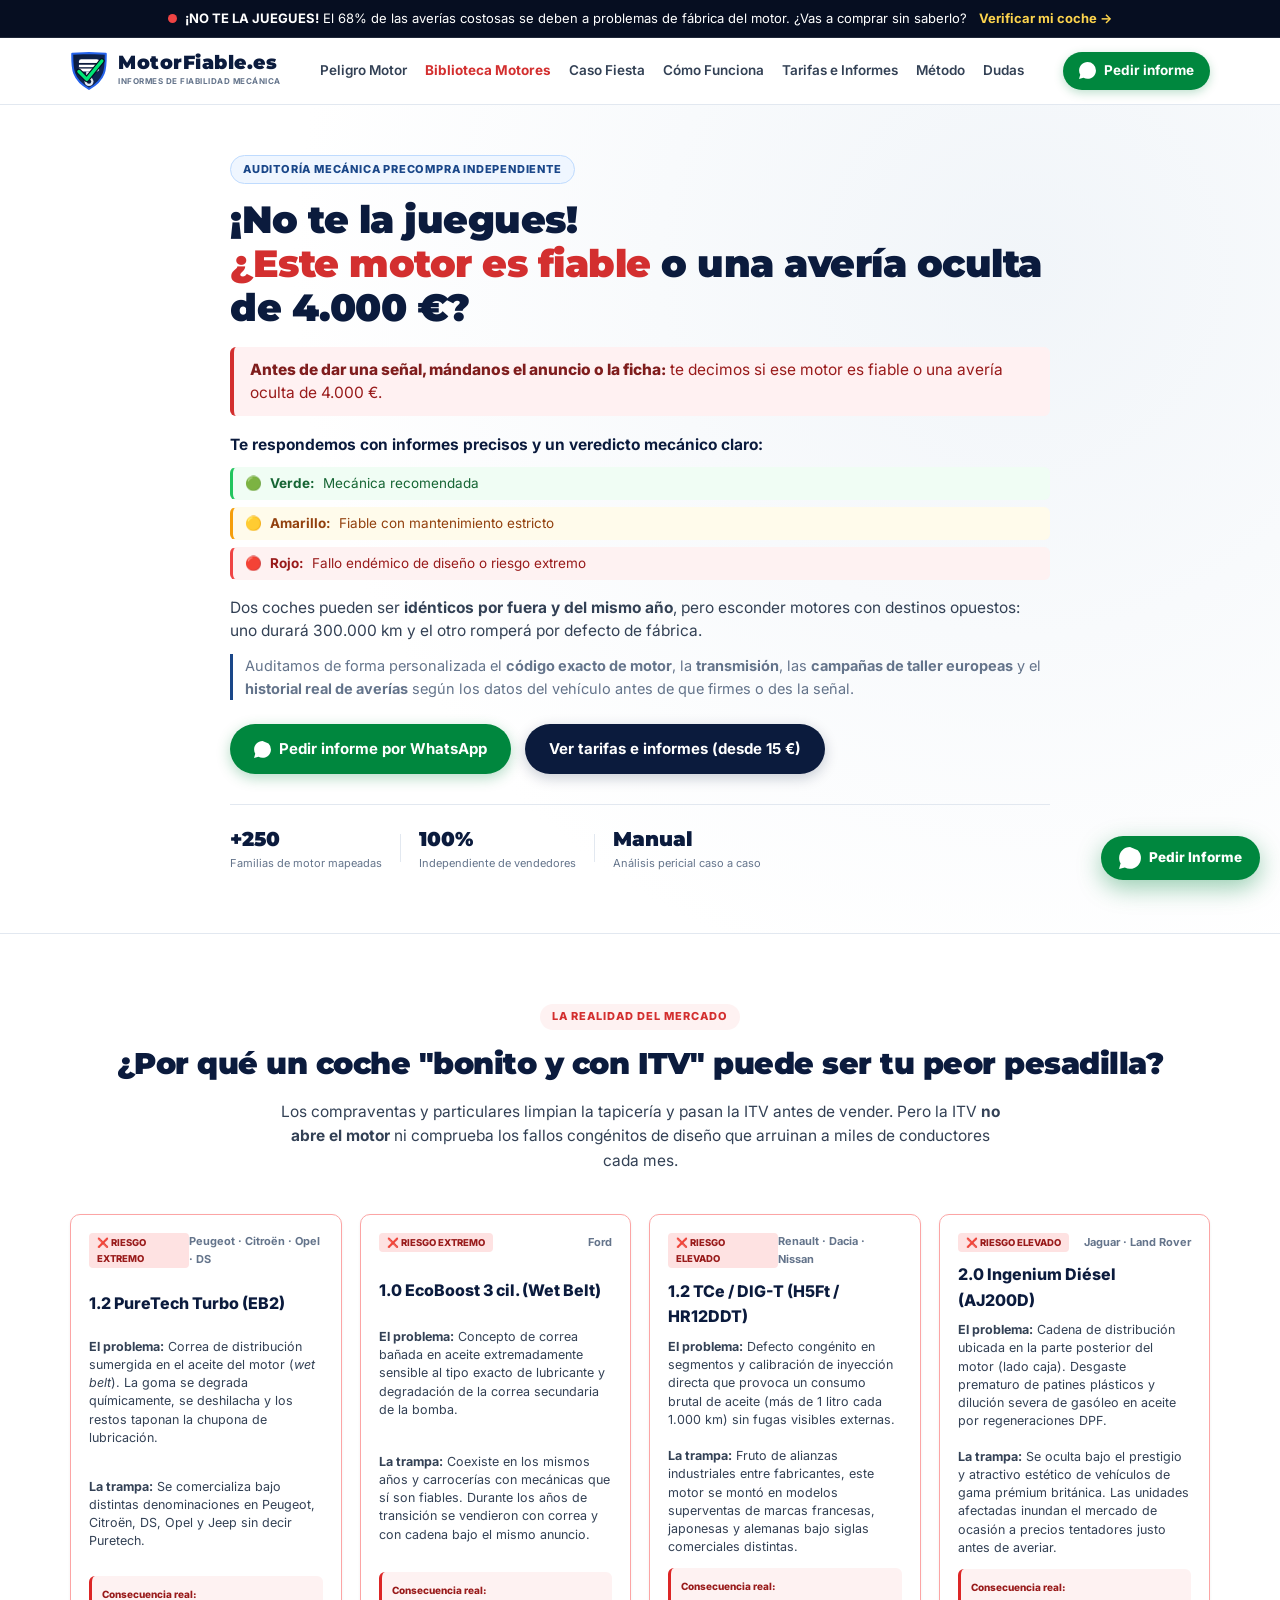
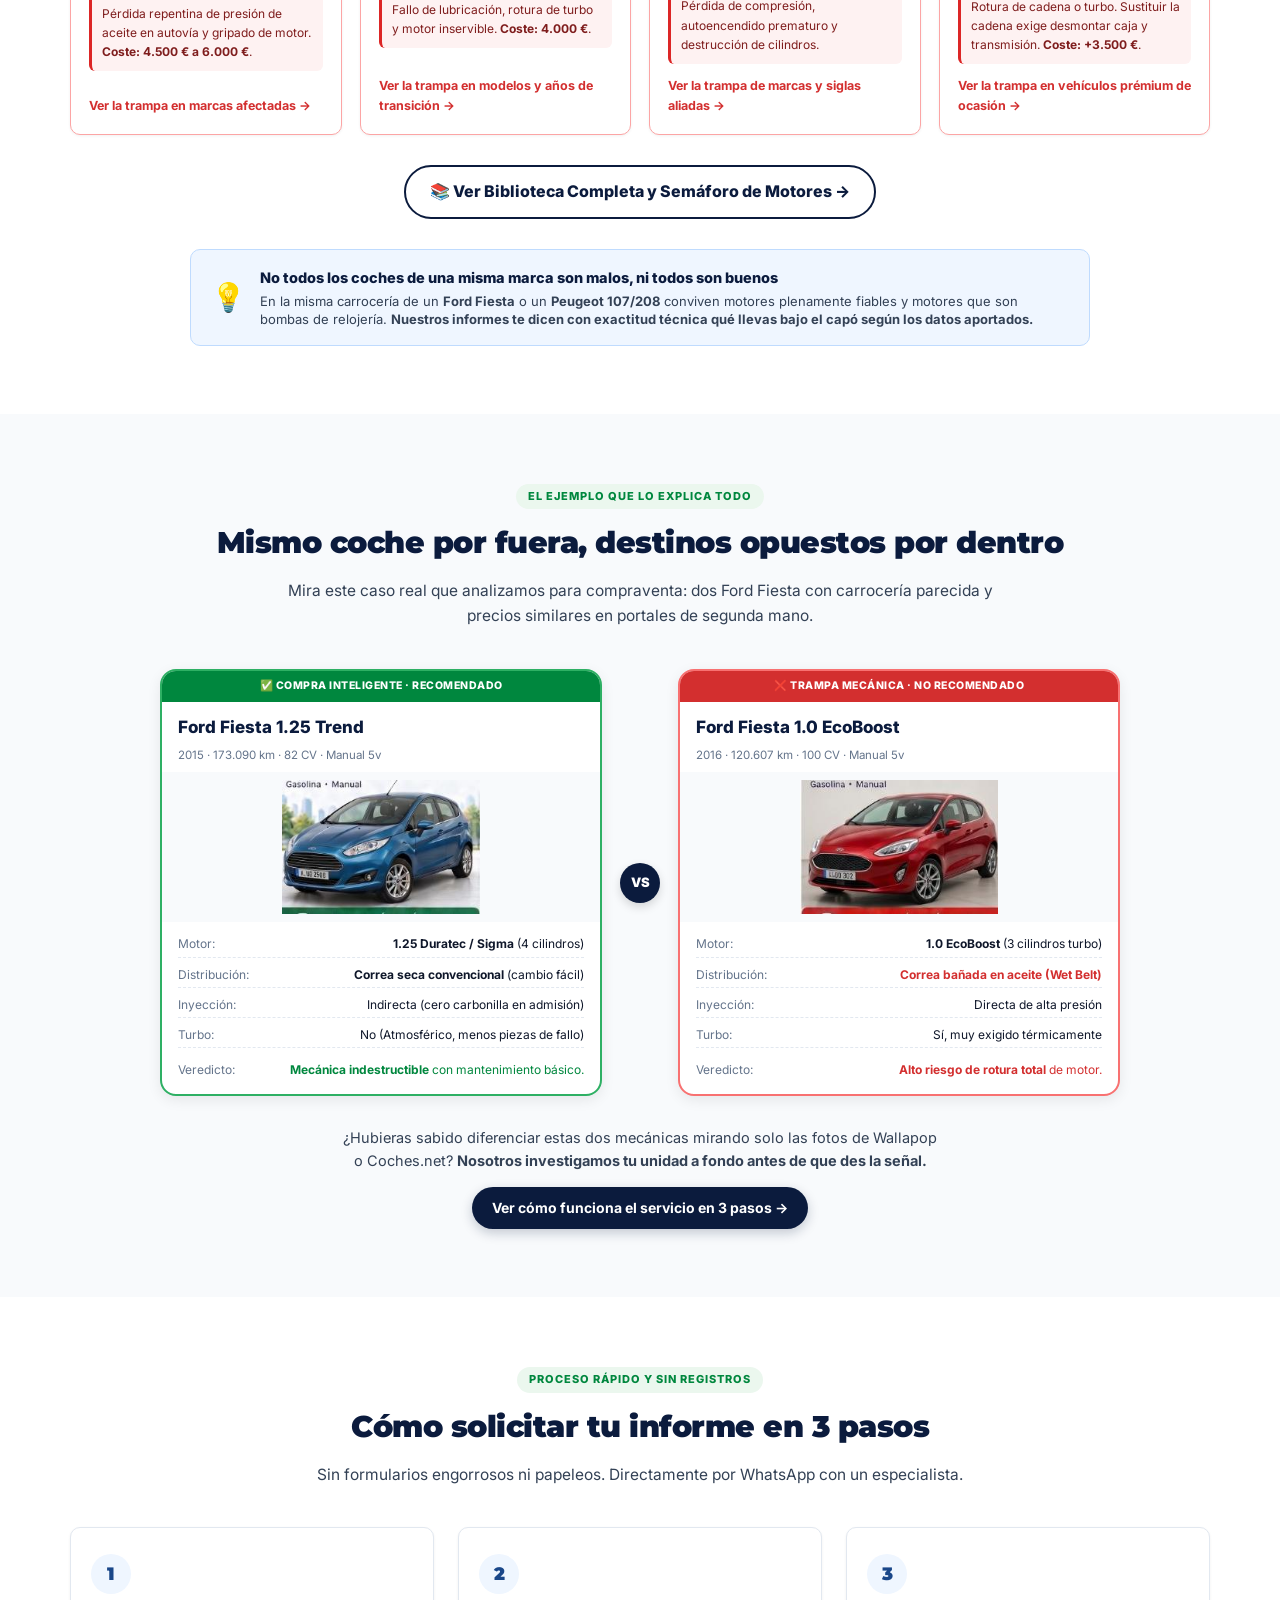
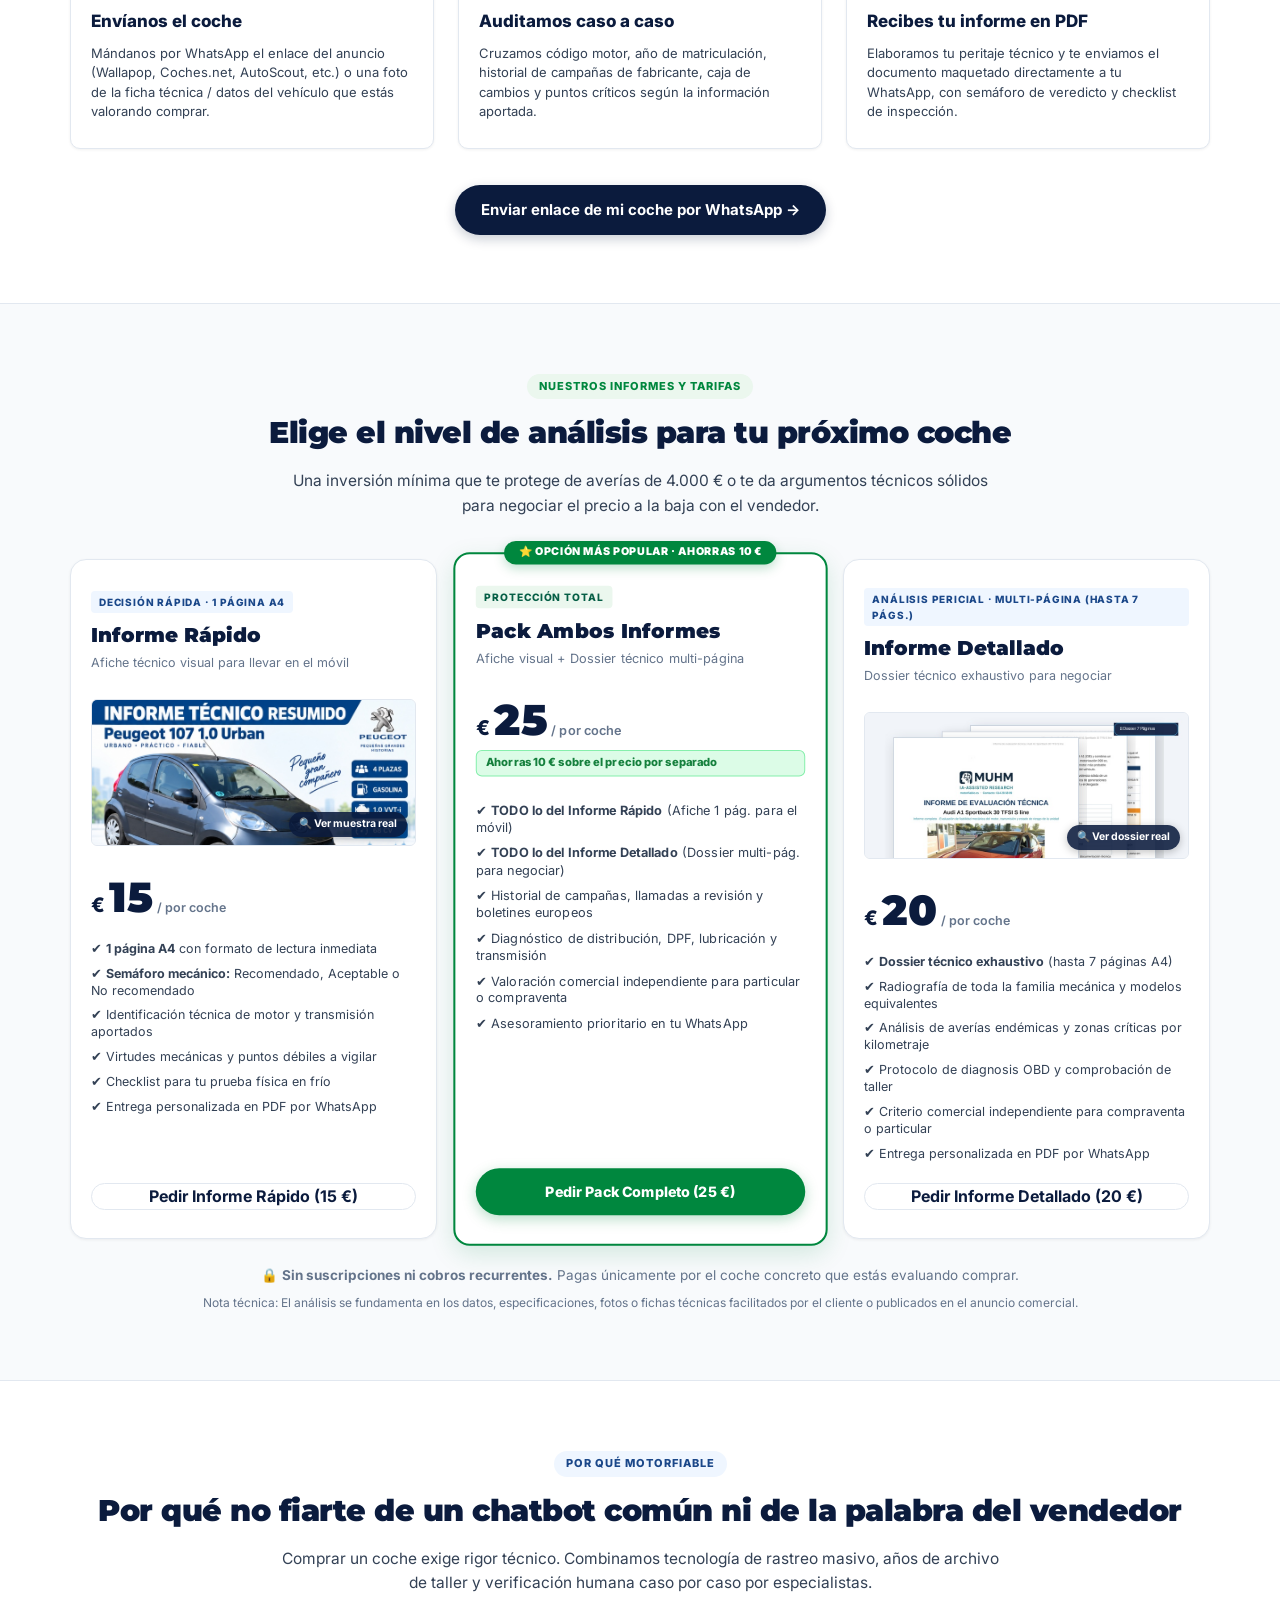
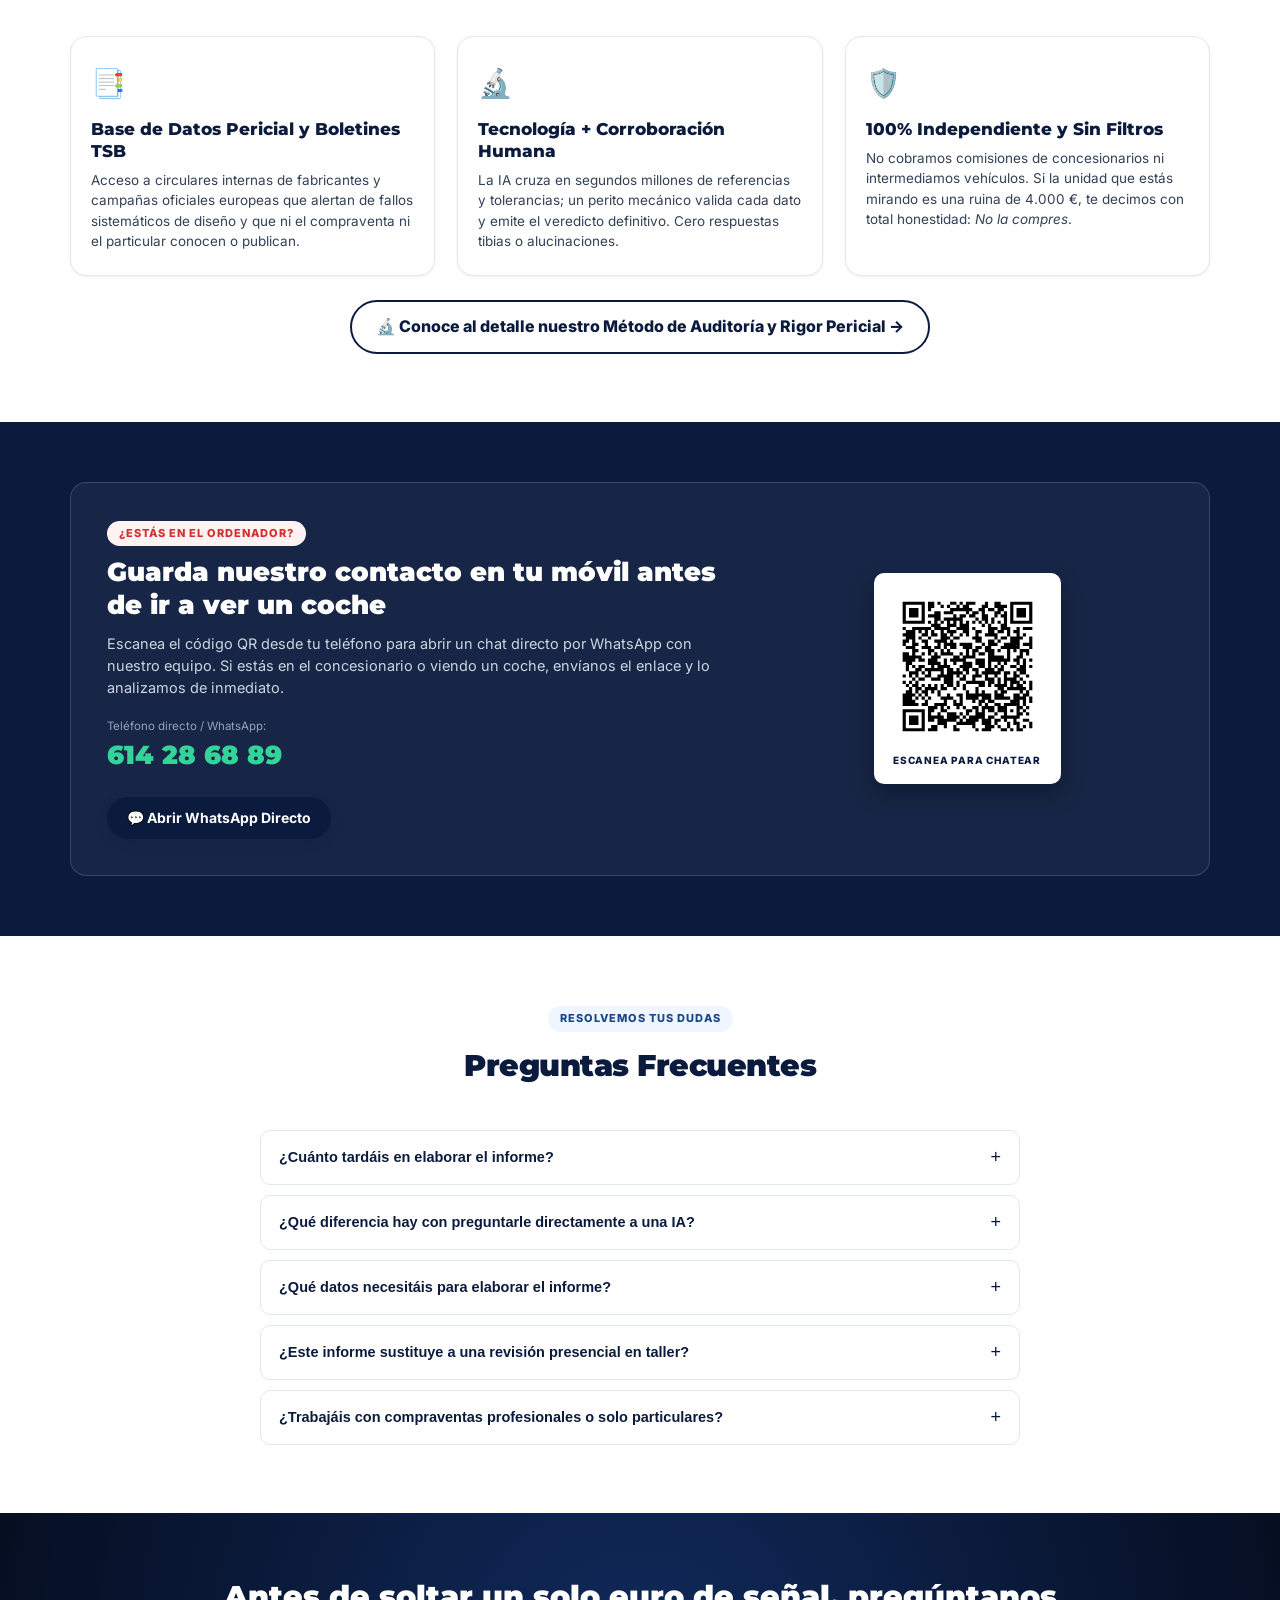
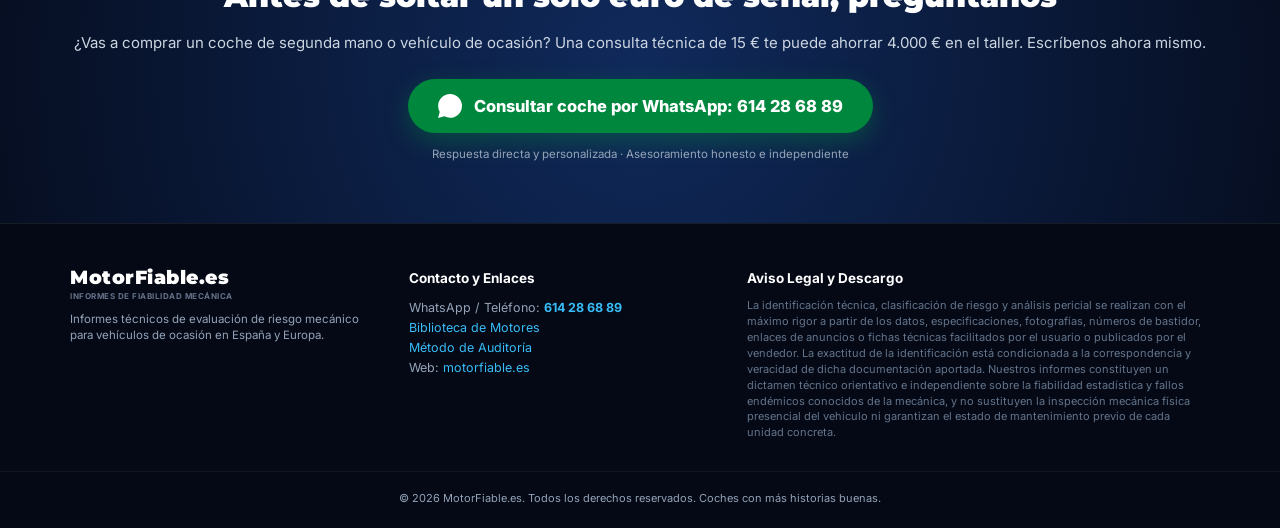
<file: index.html>
<!DOCTYPE html>
<html lang="es">
<head>
  <meta charset="UTF-8">
  <meta name="viewport" content="width=device-width, initial-scale=1.0">
  <title>MotorFiable · ¿Este motor es fiable? Informes Precompra de Coches de Ocasión</title>
  <meta name="description" content="¿Vas a comprar un coche de segunda mano en España? Descubre si su motor es fiable o una avería oculta de 4.000 € antes de dar la señal. Informes técnicos precompra independientes desde 15 €.">
  <meta name="keywords" content="coche segunda mano, comprar coche ocasion, revision precompra coche espana, informe fiabilidad motor, puretech problemas, ecoboost averias, dsg problemas, peritaje mecanico segunda mano, senal coche segunda mano, motorfiable">
  <link rel="canonical" href="https://motorfiable.es/">

  <!-- Open Graph / Meta para Compartir en WhatsApp y Redes Sociales -->
  <meta property="og:type" content="website">
  <meta property="og:locale" content="es_ES">
  <meta property="og:site_name" content="MotorFiable">
  <meta property="og:title" content="MotorFiable.es · ¿Este motor es fiable o una avería de 4.000 €?">
  <meta property="og:description" content="Auditamos el código de motor, transmisión, fallos endémicos y campañas oficiales antes de que des la señal. Informes precompra independientes desde 15 €.">
  <meta property="og:url" content="https://motorfiable.es/">
  <meta property="og:image" content="https://motorfiable.es/assets/muestra-informe-detallado-card-thumb.jpg">

  <!-- Twitter Card -->
  <meta name="twitter:card" content="summary_large_image">
  <meta name="twitter:title" content="MotorFiable.es · Informes Precompra de Motor">
  <meta name="twitter:description" content="Descubre si el coche de ocasión que vas a comprar es fiable antes de soltar un solo euro de señal.">
  <meta name="twitter:image" content="https://motorfiable.es/assets/muestra-informe-detallado-card-thumb.jpg">

  <!-- Datos Estructurados Schema.org (JSON-LD) para Google -->
  <script type="application/ld+json">
  {
    "@context": "https://schema.org",
    "@type": "Service",
    "name": "Informe Precompra de Fiabilidad de Motor",
    "serviceType": "Peritaje y Auditoría Técnica de Vehículos de Segunda Mano",
    "provider": {
      "@type": "Organization",
      "name": "MotorFiable",
      "url": "https://motorfiable.es",
      "logo": "https://motorfiable.es/assets/favicon.svg",
      "telephone": "+34614286889"
    },
    "areaServed": {
      "@type": "Country",
      "name": "España"
    },
    "description": "Auditoría técnica independiente de códigos de motor, transmisión, fallos endémicos y campañas de taller antes de comprar un coche de segunda mano en España.",
    "offers": {
      "@type": "AggregateOffer",
      "lowPrice": "15",
      "highPrice": "25",
      "priceCurrency": "EUR",
      "offerCount": "2"
    }
  }
  </script>

  <script type="application/ld+json">
  {
    "@context": "https://schema.org",
    "@type": "FAQPage",
    "mainEntity": [
      {
        "@type": "Question",
        "name": "¿Cuánto tardáis en elaborar el informe?",
        "acceptedAnswer": {
          "@type": "Answer",
          "text": "Cada informe es elaborado de forma individualizada. Nos esforzamos por darte una respuesta ágil y con el rigor que requiere una inversión de miles de euros. Te avisamos por WhatsApp en cuanto el documento esté listo para descargar."
        }
      },
      {
        "@type": "Question",
        "name": "¿Qué diferencia hay con preguntarle directamente a una IA?",
        "acceptedAnswer": {
          "@type": "Answer",
          "text": "Prácticamente todo. Una IA genérica alucina códigos de motor, confunde generaciones incompatibles de un mismo modelo, rara vez relaciona fallos graves derivados de la caja de cambios y ofrece respuestas complacientes sin dar un veredicto tajante. En MotorFiable cada informe es individual, contrastando datos exactos con catálogos técnicos europeos y campañas oficiales, con investigación profunda y verificación caso por caso por especialistas."
        }
      },
      {
        "@type": "Question",
        "name": "¿Qué datos necesitáis para elaborar el informe?",
        "acceptedAnswer": {
          "@type": "Answer",
          "text": "Con el enlace del anuncio en portales como Wallapop, Coches.net o AUTO1 suele ser suficiente. Si tienes acceso a la ficha técnica (foto del permiso de circulación o apartados D.2, P.1, P.2), el análisis puede llegar al nivel exacto de código motor de recambios."
        }
      },
      {
        "@type": "Question",
        "name": "¿Este informe sustituye a una revisión presencial en taller?",
        "acceptedAnswer": {
          "@type": "Answer",
          "text": "No lo sustituye, sino que te ahorra pagar revisiones inútiles. Si un coche monta un motor con fallo catastrófico garantizado (como un 1.2 PureTech con correa deshecha o un Ingenium con cadena trasera estirada), lo descartas desde tu sofá sin gastar 150 € en llevarlo a un mecánico. Y si la mecánica es recomendada, te damos el checklist exacto para la inspección presencial."
        }
      },
      {
        "@type": "Question",
        "name": "¿Trabajáis con compraventas profesionales o solo particulares?",
        "acceptedAnswer": {
          "@type": "Answer",
          "text": "Trabajamos con ambos. Para particulares, el informe evita la ruina económica de una mala compra. Para compraventas y profesionales de subastas (AUTO1, BCA, etc.), permite filtrar miles de lotes rápidamente sin riesgo de garantías posventa caras."
        }
      }
    ]
  }
  </script>
  
  <!-- Tipografía Google Fonts -->
  <link rel="preconnect" href="https://fonts.googleapis.com">
  <link rel="preconnect" href="https://fonts.gstatic.com" crossorigin>
  <!-- Favicon e Íconos para Navegadores -->
  <link rel="icon" type="image/svg+xml" href="assets/favicon.svg">
  <link rel="icon" type="image/png" sizes="32x32" href="assets/favicon-32x32.png">
  <link rel="icon" type="image/png" sizes="16x16" href="assets/favicon-16x16.png">
  <link rel="apple-touch-icon" sizes="180x180" href="assets/apple-touch-icon.png">
  <link rel="shortcut icon" href="favicon.ico">
  <link href="https://fonts.googleapis.com/css2?family=Inter:wght@300;400;500;600;700;800;900&family=Montserrat:wght@700;800;900&display=swap" rel="stylesheet">
  
  <link rel="stylesheet" href="styles.css?v=2.3">
</head>
<body>

  <!-- Top Alert Bar con punto rojo integrado en línea -->
  <div class="top-announcement-bar">
    <div class="container announcement-inner">
      <div class="announcement-content">
        <span class="pulse-dot"></span>
        <span class="announcement-text"><strong>¡NO TE LA JUEGUES!</strong> El 68% de las averías costosas se deben a problemas de fábrica del motor. ¿Vas a comprar sin saberlo?</span>
      </div>
      <a href="https://wa.me/34614286889?text=Hola%2C%20quiero%20verificar%20un%20coche%20antes%20de%20dar%20la%20se%C3%B1al" target="_blank" class="announcement-link">Verificar mi coche →</a>
    </div>
  </div>

  <!-- Header / Navigation Principal -->
  <header class="main-header" id="navbar">
    <div class="container header-container">
      <a href="#hero" class="brand-logo">
        <div class="brand-icon">
          <svg viewBox="-1 -1 34 34" fill="none" xmlns="http://www.w3.org/2000/svg">
            <defs>
              <linearGradient id="brandShield" x1="0%" y1="0%" x2="100%" y2="100%">
                <stop offset="0%" stop-color="#0B1B3D"/>
                <stop offset="100%" stop-color="#11295E"/>
              </linearGradient>
            </defs>
            <path d="M1 0.5 L16 0 L31 0.5 C31 13 31.5 23.5 16 32 C0.5 23.5 1 13 1 0.5 Z" fill="url(#brandShield)" stroke="#2563EB" stroke-width="1.8" stroke-linejoin="round" stroke-linecap="round"/>
            <rect x="7" y="5.5" width="18" height="11" rx="2" fill="#FFFFFF"/>
            <rect x="6" y="8.8" width="20" height="1.6" fill="#0B1B3D"/>
            <rect x="7" y="12.6" width="18" height="1.2" fill="#0B1B3D"/>
            <rect x="13.5" y="16.5" width="5" height="7.5" fill="#E2E8F0"/>
            <circle cx="16" cy="25.5" r="4" fill="#E2E8F0"/>
            <circle cx="16" cy="25.5" r="2" fill="#0B1B3D"/>
            <path d="M7 16.5 L14 23.5 L27.5 7" fill="none" stroke="#060E21" stroke-width="5" stroke-linecap="round" stroke-linejoin="round"/>
            <path d="M7 16.5 L14 23.5 L27.5 7" fill="none" stroke="#00E676" stroke-width="3" stroke-linecap="round" stroke-linejoin="round"/>
          </svg>
        </div>
        <div class="brand-names">
          <span class="logo-title">MotorFiable<span class="tld-tag">.es</span></span>
          <span class="logo-subtitle">INFORMES DE FIABILIDAD MECÁNICA</span>
        </div>
      </a>

      <!-- Menú Desktop -->
      <nav class="nav-menu" id="desktopNav">
        <a href="#el-peligro" class="nav-link">Peligro Motor</a>
        <a href="motores/" class="nav-link" style="color: var(--accent-red); font-weight: 700;">Biblioteca Motores</a>
        <a href="#comparativa" class="nav-link">Caso Fiesta</a>
        <a href="#como-funciona" class="nav-link">Cómo Funciona</a>
        <a href="#tarifas" class="nav-link">Tarifas e Informes</a>
        <a href="metodo/" class="nav-link">Método</a>
        <a href="#faq" class="nav-link">Dudas</a>
      </nav>

      <!-- Botón Cabecera: Pedir informe tanto en escritorio como en móvil -->
      <div class="header-actions">
        <a href="https://wa.me/34614286889?text=Hola%2C%20quiero%20pedir%20un%20informe%20precompra" target="_blank" class="btn btn-whatsapp-header">
          <svg class="btn-wa-icon" viewBox="0 0 24 24" fill="currentColor">
            <path d="M.057 24l1.687-6.163c-1.041-1.804-1.588-3.849-1.587-5.946C.16 5.335 5.495 0 12.05 0a11.815 11.815 0 018.413 3.487 11.821 11.821 0 013.48 8.413c-.003 6.558-5.339 11.893-11.893 11.893h-.005a11.882 11.882 0 01-5.683-1.448L.057 24z"/>
          </svg>
          <span class="header-btn-text-desktop">Pedir informe</span>
          <span class="header-btn-text-mobile">Pedir informe</span>
        </a>

        <!-- Botón Toggle Menú Móvil -->
        <button class="mobile-menu-btn" id="mobileMenuBtn" aria-label="Abrir menú de navegación" onclick="toggleMobileNav()">
          <span class="hamburger-line"></span>
          <span class="hamburger-line"></span>
          <span class="hamburger-line"></span>
        </button>
      </div>
    </div>

    <!-- Menú Desplegable Móvil -->
    <div class="mobile-nav-drawer" id="mobileNavDrawer">
      <div class="container mobile-nav-links">
        <a href="motores/" class="mobile-nav-link" style="color: var(--accent-red); font-weight:800;" onclick="closeMobileNav()">🔥 Biblioteca de Motores</a>
        <a href="#el-peligro" class="mobile-nav-link" onclick="closeMobileNav()">⚠️ El Problema Oculto</a>
        <a href="#comparativa" class="mobile-nav-link" onclick="closeMobileNav()">⚖️ Caso Ford Fiesta</a>
        <a href="#como-funciona" class="mobile-nav-link" onclick="closeMobileNav()">🚀 Cómo Funciona</a>
        <a href="#tarifas" class="mobile-nav-link" onclick="closeMobileNav()">💶 Tarifas e Informes (Desde 15 €)</a>
        <a href="metodo/" class="mobile-nav-link" onclick="closeMobileNav()">🔬 Nuestro Método</a>
        <a href="#faq" class="mobile-nav-link" onclick="closeMobileNav()">❓ Preguntas Frecuentes</a>
        <div class="mobile-nav-cta">
          <a href="https://wa.me/34614286889?text=Hola%2C%20quiero%20consultar%20un%20coche" target="_blank" class="btn btn-whatsapp-lg btn-block" onclick="closeMobileNav()">
            💬 Escribir al WhatsApp 614 28 68 89
          </a>
        </div>
      </div>
    </div>

    <!-- Barra Rápida de Accesos Directos Pinned en Móvil -->
    <div class="mobile-quick-bar">
      <div class="mobile-quick-scroll">
        <a href="motores/" class="quick-pill" style="color: var(--accent-red); font-weight: 800; border-color: #FCA5A5;">Motores</a>
        <a href="#el-peligro" class="quick-pill">El Problema</a>
        <a href="#comparativa" class="quick-pill">Caso Fiesta</a>
        <a href="#como-funciona" class="quick-pill">Cómo Funciona</a>
        <a href="#tarifas" class="quick-pill pill-highlight">Tarifas (15 €)</a>
        <a href="#faq" class="quick-pill">FAQ</a>
      </div>
    </div>
  </header>

  <!-- Hero Section -->
  <section class="hero-section" id="hero">
    <div class="container hero-container">
      
      <div class="hero-content">
        <div class="hero-badge">
          <span class="badge-tag">AUDITORÍA MECÁNICA PRECOMPRA INDEPENDIENTE</span>
        </div>
        
        <h1 class="hero-title">
          ¡No te la juegues!<br>
          <span class="highlight-text">¿Este motor es fiable</span> o una avería oculta de 4.000 €?
        </h1>
        
        <!-- Frase ganadora de impacto directo -->
        <div class="hero-winning-quote-box">
          <p class="hero-winning-quote">
            <strong>Antes de dar una señal, mándanos el anuncio o la ficha:</strong> te decimos si ese motor es fiable o una avería oculta de 4.000 €.
          </p>
        </div>

        <div class="hero-verdict-intro">
          <p class="hero-verdict-heading"><strong>Te respondemos con informes precisos y un veredicto mecánico claro:</strong></p>
          <div class="hero-traffic-lights">
            <div class="traffic-pill pill-green">🟢 <strong>Verde:</strong> Mecánica recomendada</div>
            <div class="traffic-pill pill-amber">🟡 <strong>Amarillo:</strong> Fiable con mantenimiento estricto</div>
            <div class="traffic-pill pill-red">🔴 <strong>Rojo:</strong> Fallo endémico de diseño o riesgo extremo</div>
          </div>
        </div>

        <p class="hero-subtitle">
          Dos coches pueden ser <strong>idénticos por fuera y del mismo año</strong>, pero esconder motores con destinos opuestos: uno durará 300.000 km y el otro romperá por defecto de fábrica. 
        </p>

        <p class="hero-highlight-note">
          Auditamos de forma personalizada el <strong>código exacto de motor</strong>, la <strong>transmisión</strong>, las <strong>campañas de taller europeas</strong> y el <strong>historial real de averías</strong> según los datos del vehículo antes de que firmes o des la señal.
        </p>

        <!-- CTA Buttons -->
        <div class="hero-cta-group">
          <a href="https://wa.me/34614286889?text=Hola%2C%20tengo%20un%20coche%20visto%20y%20quiero%20consultar%20su%20fiabilidad" target="_blank" class="btn btn-hero-wa">
            <svg class="btn-wa-icon" viewBox="0 0 24 24" fill="currentColor">
              <path d="M12.05 0C5.495 0 .16 5.335.157 11.892c0 2.096.547 4.142 1.588 5.945L.057 24l6.305-1.654a11.882 11.882 0 005.683 1.448h.005c6.554 0 11.89-5.335 11.893-11.893a11.821 11.821 0 00-3.48-8.413z"/>
            </svg>
            <span>Pedir informe por WhatsApp</span>
          </a>
          <a href="#tarifas" class="btn btn-hero-tariff">
            Ver tarifas e informes (desde 15 €)
          </a>
        </div>

        <!-- Social Proof Stats -->
        <div class="hero-stats-row">
          <div class="stat-box">
            <span class="stat-number">+250</span>
            <span class="stat-label">Familias de motor mapeadas</span>
          </div>
          <div class="stat-divider"></div>
          <div class="stat-box">
            <span class="stat-number">100%</span>
            <span class="stat-label">Independiente de vendedores</span>
          </div>
          <div class="stat-divider"></div>
          <div class="stat-box">
            <span class="stat-number">Manual</span>
            <span class="stat-label">Análisis pericial caso a caso</span>
          </div>
        </div>
      </div>

    </div>
  </section>

  <!-- Sección: La Realidad del Mercado (Con filtro a 2 motores en móvil) -->
  <section class="section problem-section" id="el-peligro">
    <div class="container">
      <div class="section-header text-center">
        <span class="section-tag alert-tag">LA REALIDAD DEL MERCADO</span>
        <h2 class="section-title">¿Por qué un coche "bonito y con ITV" puede ser tu peor pesadilla?</h2>
        <p class="section-subtitle">
          Los compraventas y particulares limpian la tapicería y pasan la ITV antes de vender. Pero la ITV <strong>no abre el motor</strong> ni comprueba los fallos congénitos de diseño que arruinan a miles de conductores cada mes.
        </p>
      </div>

      <div class="danger-cards-grid">
        
        <!-- Tarjeta 1: PureTech 1.2 (Visible en Móvil y Desktop) -->
        <div class="danger-card">
          <div class="danger-header">
            <span class="engine-badge danger-badge">❌ RIESGO EXTREMO</span>
            <span class="car-brand">Peugeot · Citroën · Opel · DS</span>
          </div>
          <h3 class="danger-engine-name">1.2 PureTech Turbo (EB2)</h3>
          <p class="danger-flaw">
            <strong>El problema:</strong> Correa de distribución sumergida en el aceite del motor (<em>wet belt</em>). La goma se degrada químicamente, se deshilacha y los restos taponan la chupona de lubricación.
          </p>
          <p class="danger-flaw" style="margin-top: 6px;">
            <strong>La trampa:</strong> Se comercializa bajo distintas denominaciones en Peugeot, Citroën, DS, Opel y Jeep sin decir Puretech.
          </p>
          <div class="danger-consequence">
            <span class="consequence-label">Consecuencia real:</span>
            <span class="consequence-text">Pérdida repentina de presión de aceite en autovía y gripado de motor. <strong>Coste: 4.500 € a 6.000 €</strong>.</span>
          </div>
          <a href="motores/1-2-puretech/" class="danger-card-cta">Ver la trampa en marcas afectadas →</a>
        </div>

        <!-- Tarjeta 2: EcoBoost 1.0 (Oculta en Móvil, visible en Desktop) -->
        <div class="danger-card hide-mobile">
          <div class="danger-header">
            <span class="engine-badge danger-badge">❌ RIESGO EXTREMO</span>
            <span class="car-brand">Ford</span>
          </div>
          <h3 class="danger-engine-name">1.0 EcoBoost 3 cil. (Wet Belt)</h3>
          <p class="danger-flaw">
            <strong>El problema:</strong> Concepto de correa bañada en aceite extremadamente sensible al tipo exacto de lubricante y degradación de la correa secundaria de la bomba.
          </p>
          <p class="danger-flaw" style="margin-top: 6px;">
            <strong>La trampa:</strong> Coexiste en los mismos años y carrocerías con mecánicas que sí son fiables. Durante los años de transición se vendieron con correa y con cadena bajo el mismo anuncio.
          </p>
          <div class="danger-consequence">
            <span class="consequence-label">Consecuencia real:</span>
            <span class="consequence-text">Fallo de lubricación, rotura de turbo y motor inservible. <strong>Coste: 4.000 €</strong>.</span>
          </div>
          <a href="motores/1-0-ecoboost/" class="danger-card-cta">Ver la trampa en modelos y años de transición →</a>
        </div>

        <!-- Tarjeta 3: Renault / Nissan 1.2 TCe (Oculta en Móvil, visible en Desktop) -->
        <div class="danger-card hide-mobile">
          <div class="danger-header">
            <span class="engine-badge danger-badge">❌ RIESGO ELEVADO</span>
            <span class="car-brand">Renault · Dacia · Nissan</span>
          </div>
          <h3 class="danger-engine-name">1.2 TCe / DIG-T (H5Ft / HR12DDT)</h3>
          <p class="danger-flaw">
            <strong>El problema:</strong> Defecto congénito en segmentos y calibración de inyección directa que provoca un consumo brutal de aceite (más de 1 litro cada 1.000 km) sin fugas visibles externas.
          </p>
          <p class="danger-flaw" style="margin-top: 6px;">
            <strong>La trampa:</strong> Fruto de alianzas industriales entre fabricantes, este motor se montó en modelos superventas de marcas francesas, japonesas y alemanas bajo siglas comerciales distintas.
          </p>
          <div class="danger-consequence">
            <span class="consequence-label">Consecuencia real:</span>
            <span class="consequence-text">Pérdida de compresión, autoencendido prematuro y destrucción de cilindros.</span>
          </div>
          <a href="motores/1-2-tce-dig-t/" class="danger-card-cta">Ver la trampa de marcas y siglas aliadas →</a>
        </div>

        <!-- Tarjeta 4: Ingenium 2.0d (Visible en Móvil y Desktop) -->
        <div class="danger-card">
          <div class="danger-header">
            <span class="engine-badge danger-badge">❌ RIESGO ELEVADO</span>
            <span class="car-brand">Jaguar · Land Rover</span>
          </div>
          <h3 class="danger-engine-name">2.0 Ingenium Diésel (AJ200D)</h3>
          <p class="danger-flaw">
            <strong>El problema:</strong> Cadena de distribución ubicada en la parte posterior del motor (lado caja). Desgaste prematuro de patines plásticos y dilución severa de gasóleo en aceite por regeneraciones DPF.
          </p>
          <p class="danger-flaw" style="margin-top: 6px;">
            <strong>La trampa:</strong> Se oculta bajo el prestigio y atractivo estético de vehículos de gama prémium británica. Las unidades afectadas inundan el mercado de ocasión a precios tentadores justo antes de averiar.
          </p>
          <div class="danger-consequence">
            <span class="consequence-label">Consecuencia real:</span>
            <span class="consequence-text">Rotura de cadena o turbo. Sustituir la cadena exige desmontar caja y transmisión. <strong>Coste: +3.500 €</strong>.</span>
          </div>
          <a href="motores/2-0-ingenium/" class="danger-card-cta">Ver la trampa en vehículos prémium de ocasión →</a>
        </div>

      </div>

      <!-- Enlace a Biblioteca Completa -->
      <div class="text-center" style="margin-bottom: 30px;">
        <a href="motores/" class="btn btn-outline" style="border: 2px solid var(--primary-navy); color: var(--primary-navy); font-weight: 800; padding: 12px 24px;">
          📚 Ver Biblioteca Completa y Semáforo de Motores →
        </a>
      </div>

      <!-- Banner de Aviso -->
      <div class="safe-warning-box">
        <div class="warning-box-icon">💡</div>
        <div class="warning-box-text">
          <h4>No todos los coches de una misma marca son malos, ni todos son buenos</h4>
          <p>
            En la misma carrocería de un <strong>Ford Fiesta</strong> o un <strong>Peugeot 107/208</strong> conviven motores plenamente fiables y motores que son bombas de relojería. <strong>Nuestros informes te dicen con exactitud técnica qué llevas bajo el capó según los datos aportados.</strong>
          </p>
        </div>
      </div>

    </div>
  </section>

  <!-- Sección: El Caso Comparativo (Ford Fiesta) -->
  <section class="section comparison-section" id="comparativa">
    <div class="container">
      <div class="section-header text-center">
        <span class="section-tag success-tag">EL EJEMPLO QUE LO EXPLICA TODO</span>
        <h2 class="section-title">Mismo coche por fuera, destinos opuestos por dentro</h2>
        <p class="section-subtitle">
          Mira este caso real que analizamos para compraventa: dos Ford Fiesta con carrocería parecida y precios similares en portales de segunda mano.
        </p>
      </div>

      <div class="versus-container">
        
        <!-- Tarjeta Verde: Recomendado -->
        <div class="versus-card card-win">
          <div class="versus-tag-top tag-win">
            <span>✅ COMPRA INTELIGENTE · RECOMENDADO</span>
          </div>
          <div class="versus-model-info">
            <h3>Ford Fiesta 1.25 Trend</h3>
            <span class="versus-meta">2015 · 173.090 km · 82 CV · Manual 5v</span>
          </div>
          <div class="versus-img-wrap">
            <img src="assets/ford_fiesta_azul.jpg" alt="Ford Fiesta 1.25 Trend" class="versus-car-img">
          </div>
          <div class="versus-specs-list">
            <div class="vspec-row">
              <span class="vspec-k">Motor:</span>
              <span class="vspec-v"><strong>1.25 Duratec / Sigma</strong> (4 cilindros)</span>
            </div>
            <div class="vspec-row">
              <span class="vspec-k">Distribución:</span>
              <span class="vspec-v"><strong>Correa seca convencional</strong> (cambio fácil)</span>
            </div>
            <div class="vspec-row">
              <span class="vspec-k">Inyección:</span>
              <span class="vspec-v">Indirecta (cero carbonilla en admisión)</span>
            </div>
            <div class="vspec-row">
              <span class="vspec-k">Turbo:</span>
              <span class="vspec-v">No (Atmosférico, menos piezas de fallo)</span>
            </div>
            <div class="vspec-row">
              <span class="vspec-k">Veredicto:</span>
              <span class="vspec-v text-success"><strong>Mecánica indestructible</strong> con mantenimiento básico.</span>
            </div>
          </div>
        </div>

        <div class="versus-separator">
          <span class="vs-circle">VS</span>
        </div>

        <!-- Tarjeta Roja: No Recomendado -->
        <div class="versus-card card-lose">
          <div class="versus-tag-top tag-lose">
            <span>❌ TRAMPA MECÁNICA · NO RECOMENDADO</span>
          </div>
          <div class="versus-model-info">
            <h3>Ford Fiesta 1.0 EcoBoost</h3>
            <span class="versus-meta">2016 · 120.607 km · 100 CV · Manual 5v</span>
          </div>
          <div class="versus-img-wrap">
            <img src="assets/ford_fiesta_rojo.jpg" alt="Ford Fiesta 1.0 EcoBoost" class="versus-car-img">
          </div>
          <div class="versus-specs-list">
            <div class="vspec-row">
              <span class="vspec-k">Motor:</span>
              <span class="vspec-v"><strong>1.0 EcoBoost</strong> (3 cilindros turbo)</span>
            </div>
            <div class="vspec-row">
              <span class="vspec-k">Distribución:</span>
              <span class="vspec-v text-danger"><strong>Correa bañada en aceite (Wet Belt)</strong></span>
            </div>
            <div class="vspec-row">
              <span class="vspec-k">Inyección:</span>
              <span class="vspec-v">Directa de alta presión</span>
            </div>
            <div class="vspec-row">
              <span class="vspec-k">Turbo:</span>
              <span class="vspec-v">Sí, muy exigido térmicamente</span>
            </div>
            <div class="vspec-row">
              <span class="vspec-k">Veredicto:</span>
              <span class="vspec-v text-danger"><strong>Alto riesgo de rotura total</strong> de motor.</span>
            </div>
          </div>
        </div>

      </div>

      <div class="versus-conclusion text-center">
        <p>¿Hubieras sabido diferenciar estas dos mecánicas mirando solo las fotos de Wallapop o Coches.net? <strong>Nosotros investigamos tu unidad a fondo antes de que des la señal.</strong></p>
        <a href="#como-funciona" class="btn btn-primary btn-md">
          Ver cómo funciona el servicio en 3 pasos →
        </a>
      </div>

    </div>
  </section>

  <!-- Sección: Cómo Funciona en 3 Pasos (Ubicada ANTES de tarifas para eliminar fricción) -->
  <section class="section steps-section" id="como-funciona">
    <div class="container">
      <div class="section-header text-center">
        <span class="section-tag success-tag">PROCESO RÁPIDO Y SIN REGISTROS</span>
        <h2 class="section-title">Cómo solicitar tu informe en 3 pasos</h2>
        <p class="section-subtitle">Sin formularios engorrosos ni papeleos. Directamente por WhatsApp con un especialista.</p>
      </div>

      <div class="steps-grid">
        <div class="step-card">
          <div class="step-number">1</div>
          <h3 class="step-title">Envíanos el coche</h3>
          <p class="step-text">
            Mándanos por WhatsApp el enlace del anuncio (Wallapop, Coches.net, AutoScout, etc.) o una foto de la ficha técnica / datos del vehículo que estás valorando comprar.
          </p>
        </div>

        <div class="step-card">
          <div class="step-number">2</div>
          <h3 class="step-title">Auditamos caso a caso</h3>
          <p class="step-text">
            Cruzamos código motor, año de matriculación, historial de campañas de fabricante, caja de cambios y puntos críticos según la información aportada.
          </p>
        </div>

        <div class="step-card">
          <div class="step-number">3</div>
          <h3 class="step-title">Recibes tu informe en PDF</h3>
          <p class="step-text">
            Elaboramos tu peritaje técnico y te enviamos el documento maquetado directamente a tu WhatsApp, con semáforo de veredicto y checklist de inspección.
          </p>
        </div>
      </div>

      <div class="steps-cta text-center">
        <a href="https://wa.me/34614286889?text=Hola%2C%20quiero%20enviaros%20un%20anuncio%20para%20un%20informe" target="_blank" class="btn btn-primary btn-lg">
          Enviar enlace de mi coche por WhatsApp →
        </a>
      </div>
    </div>
  </section>

  <!-- SECCIÓN UNIFICADA: INFORMES Y TARIFAS TRANSPARENTES -->
  <section class="section pricing-section" id="tarifas">
    <div class="container">
      <div class="section-header text-center">
        <span class="section-tag success-tag">NUESTROS INFORMES Y TARIFAS</span>
        <h2 class="section-title">Elige el nivel de análisis para tu próximo coche</h2>
        <p class="section-subtitle">
          Una inversión mínima que te protege de averías de 4.000 € o te da argumentos técnicos sólidos para negociar el precio a la baja con el vendedor.
        </p>
      </div>

      <div class="pricing-grid">
        
        <!-- Tarifa 1: Reducido / Afiche A4 -->
        <div class="pricing-card">
          <div class="pricing-header">
            <span class="pricing-type-badge">DECISIÓN RÁPIDA · 1 PÁGINA A4</span>
            <h3 class="pricing-title">Informe Rápido</h3>
            <p class="pricing-subtitle">Afiche técnico visual para llevar en el móvil</p>
          </div>

          <!-- Muestra Visual Integrada con Zoom -->
          <div class="pricing-preview-thumb" onclick="openImageModal('assets/informe-peugeot-107.jpg', 'Muestra real: Informe Rápido (1 página A4) · Veredicto de decisión inmediata para llevar en el móvil')">
            <img src="assets/informe-peugeot-107.jpg" alt="Muestra Informe Reducido Peugeot 107">
            <span class="thumb-zoom-tag">🔍 Ver muestra real</span>
          </div>

          <div class="pricing-price-wrap">
            <span class="pricing-currency">€</span>
            <span class="pricing-amount">15</span>
            <span class="pricing-period">/ por coche</span>
          </div>

          <ul class="pricing-features">
            <li>✔ <strong>1 página A4</strong> con formato de lectura inmediata</li>
            <li>✔ <strong>Semáforo mecánico:</strong> Recomendado, Aceptable o No recomendado</li>
            <li>✔ Identificación técnica de motor y transmisión aportados</li>
            <li>✔ Virtudes mecánicas y puntos débiles a vigilar</li>
            <li>✔ Checklist para tu prueba física en frío</li>
            <li>✔ Entrega personalizada en PDF por WhatsApp</li>
          </ul>

          <div class="pricing-cta-wrap">
            <a href="https://wa.me/34614286889?text=Hola%2C%20quiero%20solicitar%20el%20Informe%20R%C3%A1pido%20de%2015%E2%82%AC" target="_blank" class="btn btn-outline btn-block">
              Pedir Informe Rápido (15 €)
            </a>
          </div>
        </div>

        <!-- Tarifa 2: PACK AMBOS (DESTACADO / MÁS POPULAR) -->
        <div class="pricing-card pricing-featured">
          <div class="featured-ribbon">⭐ OPCIÓN MÁS POPULAR · AHORRAS 10 €</div>
          <div class="pricing-header">
            <span class="pricing-type-badge badge-featured">PROTECCIÓN TOTAL</span>
            <h3 class="pricing-title">Pack Ambos Informes</h3>
            <p class="pricing-subtitle">Afiche visual + Dossier técnico multi-página</p>
          </div>

          <div class="pricing-price-wrap">
            <span class="pricing-currency">€</span>
            <span class="pricing-amount">25</span>
            <span class="pricing-period">/ por coche</span>
          </div>

          <div class="pricing-saving-badge">
            Ahorras 10 € sobre el precio por separado
          </div>

          <ul class="pricing-features">
            <li>✔ <strong>TODO lo del Informe Rápido</strong> (Afiche 1 pág. para el móvil)</li>
            <li>✔ <strong>TODO lo del Informe Detallado</strong> (Dossier multi-pág. para negociar)</li>
            <li>✔ Historial de campañas, llamadas a revisión y boletines europeos</li>
            <li>✔ Diagnóstico de distribución, DPF, lubricación y transmisión</li>
            <li>✔ Valoración comercial independiente para particular o compraventa</li>
            <li>✔ Asesoramiento prioritario en tu WhatsApp</li>
          </ul>

          <div class="pricing-cta-wrap">
            <a href="https://wa.me/34614286889?text=Hola%2C%20quiero%20solicitar%20el%20Pack%20Ambos%20Informes%20de%2025%E2%82%AC" target="_blank" class="btn btn-whatsapp-lg btn-block">
              Pedir Pack Completo (25 €)
            </a>
          </div>
        </div>

        <!-- Tarifa 3: Detallado / Dossier Pericial -->
        <div class="pricing-card">
          <div class="pricing-header">
            <span class="pricing-type-badge">ANÁLISIS PERICIAL · MULTI-PÁGINA (HASTA 7 PÁGS.)</span>
            <h3 class="pricing-title">Informe Detallado</h3>
            <p class="pricing-subtitle">Dossier técnico exhaustivo para negociar</p>
          </div>

          <!-- Muestra Visual Integrada con Zoom -->
          <div class="pricing-preview-thumb" onclick="openImageModal('assets/muestra-informe-detallado-spread.jpg', 'Muestra real: Informe Técnico Detallado (Audi A1 Sportback) · <a href=\'assets/muestra-informe-detallado-audi-a1.pdf\' target=\'_blank\' rel=\'noopener\'>📄 Abrir y descargar PDF completo de muestra (7 páginas)</a>')">
            <img src="assets/muestra-informe-detallado-card-thumb.jpg" alt="Muestra Informe Detallado Audi A1 Sportback">
            <span class="thumb-zoom-tag">🔍 Ver dossier real</span>
          </div>

          <div class="pricing-price-wrap">
            <span class="pricing-currency">€</span>
            <span class="pricing-amount">20</span>
            <span class="pricing-period">/ por coche</span>
          </div>

          <ul class="pricing-features">
            <li>✔ <strong>Dossier técnico exhaustivo</strong> (hasta 7 páginas A4)</li>
            <li>✔ Radiografía de toda la familia mecánica y modelos equivalentes</li>
            <li>✔ Análisis de averías endémicas y zonas críticas por kilometraje</li>
            <li>✔ Protocolo de diagnosis OBD y comprobación de taller</li>
            <li>✔ Criterio comercial independiente para compraventa o particular</li>
            <li>✔ Entrega personalizada en PDF por WhatsApp</li>
          </ul>

          <div class="pricing-cta-wrap">
            <a href="https://wa.me/34614286889?text=Hola%2C%20quiero%20solicitar%20el%20Informe%20T%C3%A9cnico%20Detallado%20de%2020%E2%82%AC" target="_blank" class="btn btn-outline btn-block">
              Pedir Informe Detallado (20 €)
            </a>
          </div>
        </div>

      </div>

      <div class="pricing-guarantee-note text-center">
        <p>🔒 <strong>Sin suscripciones ni cobros recurrentes.</strong> Pagas únicamente por el coche concreto que estás evaluando comprar.</p>
        <p style="font-size: 12px; color: var(--text-muted); margin-top: 6px;">
          Nota técnica: El análisis se fundamenta en los datos, especificaciones, fotos o fichas técnicas facilitados por el cliente o publicados en el anuncio comercial.
        </p>
      </div>

    </div>
  </section>

  <!-- Sección: Por qué MotorFiable (Resumen del Método Pericial con enlace a subpágina) -->
  <section class="section method-section" id="metodo">
    <div class="container">
      <div class="section-header text-center">
        <span class="section-tag primary-tag">POR QUÉ MOTORFIABLE</span>
        <h2 class="section-title">Por qué no fiarte de un chatbot común ni de la palabra del vendedor</h2>
        <p class="section-subtitle">
          Comprar un coche exige rigor técnico. Combinamos tecnología de rastreo masivo, años de archivo de taller y verificación humana caso por caso por especialistas.
        </p>
      </div>

      <!-- Cuadrícula de 3 Pilares Resumidos -->
      <div class="metodo-summary-grid">
        
        <div class="metodo-summary-card">
          <div class="metodo-summary-icon">📑</div>
          <h3 class="metodo-summary-title">Base de Datos Pericial y Boletines TSB</h3>
          <p class="metodo-summary-desc">
            Acceso a circulares internas de fabricantes y campañas oficiales europeas que alertan de fallos sistemáticos de diseño y que ni el compraventa ni el particular conocen o publican.
          </p>
        </div>

        <div class="metodo-summary-card">
          <div class="metodo-summary-icon">🔬</div>
          <h3 class="metodo-summary-title">Tecnología + Corroboración Humana</h3>
          <p class="metodo-summary-desc">
            La IA cruza en segundos millones de referencias y tolerancias; un perito mecánico valida cada dato y emite el veredicto definitivo. Cero respuestas tibias o alucinaciones.
          </p>
        </div>

        <div class="metodo-summary-card">
          <div class="metodo-summary-icon">🛡️</div>
          <h3 class="metodo-summary-title">100% Independiente y Sin Filtros</h3>
          <p class="metodo-summary-desc">
            No cobramos comisiones de concesionarios ni intermediamos vehículos. Si la unidad que estás mirando es una ruina de 4.000 €, te decimos con total honestidad: <em>No la compres</em>.
          </p>
        </div>

      </div>

      <!-- Enlace a la subpágina completa de Método para SEO y usuarios exhaustivos -->
      <div class="text-center" style="margin-top: 24px;">
        <a href="metodo/" class="btn btn-outline" style="border: 2px solid var(--primary-navy); color: var(--primary-navy); font-weight: 800; padding: 12px 24px;">
          🔬 Conoce al detalle nuestro Método de Auditoría y Rigor Pericial →
        </a>
      </div>

    </div>
  </section>

  <!-- Sección: El Afiche Comercial y QR (Oculto en Móvil para evitar antipatrón UX) -->
  <section class="section qr-section hide-mobile" id="afiche-comercial">
    <div class="container">
      <div class="qr-banner-card">
        
        <div class="qr-banner-text">
          <span class="section-tag alert-tag">¿ESTÁS EN EL ORDENADOR?</span>
          <h2 class="qr-banner-title">Guarda nuestro contacto en tu móvil antes de ir a ver un coche</h2>
          <p class="qr-banner-desc">
            Escanea el código QR desde tu teléfono para abrir un chat directo por WhatsApp con nuestro equipo. Si estás en el concesionario o viendo un coche, envíanos el enlace y lo analizamos de inmediato.
          </p>
          <div class="qr-phone-display">
            <span class="phone-label">Teléfono directo / WhatsApp:</span>
            <a href="tel:+34614286889" class="phone-number">614 28 68 89</a>
          </div>
          <div class="qr-buttons-row">
            <a href="https://wa.me/34614286889?text=Hola%2C%20quiero%20guardar%20vuestro%20contacto%20para%20cuando%20busque%20coche" target="_blank" class="btn btn-primary btn-md">
              💬 Abrir WhatsApp Directo
            </a>
          </div>
        </div>

        <div class="qr-banner-code">
          <div class="qr-code-frame">
            <img src="assets/qr_whatsapp.svg" alt="Código QR WhatsApp MotorFiable" class="qr-large-img">
            <span class="qr-scan-label">ESCANEA PARA CHATEAR</span>
          </div>
        </div>

      </div>
    </div>
  </section>

  <!-- Sección: Preguntas Frecuentes (FAQ) -->
  <section class="section faq-section" id="faq">
    <div class="container max-w-800">
      <div class="section-header text-center">
        <span class="section-tag primary-tag">RESOLVEMOS TUS DUDAS</span>
        <h2 class="section-title">Preguntas Frecuentes</h2>
      </div>

      <div class="faq-accordion">
        
        <div class="faq-item">
          <button class="faq-question" onclick="toggleFaq(this)">
            <span>¿Cuánto tardáis en elaborar el informe?</span>
            <span class="faq-arrow">+</span>
          </button>
          <div class="faq-answer">
            <p>Cada informe es elaborado de forma individualizada. Nos esforzamos por darte una respuesta ágil y con el rigor que requiere una inversión de miles de euros. Te avisamos por WhatsApp en cuanto el documento esté listo para descargar.</p>
          </div>
        </div>

        <div class="faq-item">
          <button class="faq-question" onclick="toggleFaq(this)">
            <span>¿Qué diferencia hay con preguntarle directamente a una IA?</span>
            <span class="faq-arrow">+</span>
          </button>
          <div class="faq-answer">
            <p>
              <strong>Prácticamente todo.</strong> Pedirle a un chatbot generalista que decida una compra de miles de euros conlleva riesgos graves que comprobamos a diario:
            </p>
            <ul class="faq-list">
              <li><strong>Alucina códigos de motor y confunde generaciones:</strong> Las IA genéricas no conocen la unidad física ni distinguen los años frontera en que las marcas corrigieron o introdujeron defectos de fábrica.</li>
              <li><strong>Ignora fallos graves derivados de la transmisión:</strong> Evalúan el motor de forma aislada sin saber si va asociado a cajas pilotadas o embragues en seco con alta tasa de roturas.</li>
              <li><strong>Tono complaciente sin veredicto tajante:</strong> Una IA suele dar respuestas tibias tipo <em>"mantenlo al día y consulta a un mecánico"</em> sin mojarse sobre si debes comprarlo o descartarlo.</li>
              <li><strong>Sin acceso a bases periciales de taller:</strong> No contrastan boletines técnicos (TSB) ni campañas europeas oficiales de llamada a revisión.</li>
            </ul>
            <p>
              En <strong>MotorFiable</strong> cada informe es individual, contrastando datos exactos con catálogos técnicos europeos y campañas oficiales, con investigación asistida por IA especializada y verificación caso por caso por especialistas.
            </p>
          </div>
        </div>

        <div class="faq-item">
          <button class="faq-question" onclick="toggleFaq(this)">
            <span>¿Qué datos necesitáis para elaborar el informe?</span>
            <span class="faq-arrow">+</span>
          </button>
          <div class="faq-answer">
            <p>Con el enlace del anuncio en portales como Wallapop, Coches.net o AUTO1 suele ser suficiente. Si tienes acceso a la ficha técnica (foto del permiso de circulación o apartados D.2, P.1, P.2), el análisis puede llegar al nivel exacto de código motor de recambios.</p>
          </div>
        </div>

        <div class="faq-item">
          <button class="faq-question" onclick="toggleFaq(this)">
            <span>¿Este informe sustituye a una revisión presencial en taller?</span>
            <span class="faq-arrow">+</span>
          </button>
          <div class="faq-answer">
            <p>No lo sustituye, sino que <strong>te ahorra pagar revisiones inútiles</strong>. Si un coche monta un motor con fallo catastrófico garantizado (como un 1.2 PureTech con correa deshecha o un Ingenium con cadena trasera estirada), no necesitas gastar 150 € en llevarlo a un mecánico; directamente lo descartas desde tu sofá. Y si la mecánica es recomendada, te damos el checklist exacto para que tú o tu mecánico sepáis dónde mirar.</p>
          </div>
        </div>

        <div class="faq-item">
          <button class="faq-question" onclick="toggleFaq(this)">
            <span>¿Trabajáis con compraventas profesionales o solo particulares?</span>
            <span class="faq-arrow">+</span>
          </button>
          <div class="faq-answer">
            <p>Trabajamos con ambos. Para particulares, el informe evita la ruina económica de una mala compra. Para compraventas y profesionales de subastas (AUTO1, BCA, etc.), permite filtrar miles de lotes rápidamente sin riesgo de garantías posventa caras.</p>
          </div>
        </div>

      </div>
    </div>
  </section>

  <!-- CTA Final -->
  <section class="final-cta-section">
    <div class="container text-center">
      <h2 class="final-title">Antes de soltar un solo euro de señal, pregúntanos</h2>
      <p class="final-sub">¿Vas a comprar un coche de segunda mano o vehículo de ocasión? Una consulta técnica de 15 € te puede ahorrar 4.000 € en el taller. Escríbenos ahora mismo.</p>
      <a href="https://wa.me/34614286889?text=Hola%2C%20quiero%20consultar%20un%20coche%20urgente" target="_blank" class="btn btn-whatsapp-giant">
        <svg class="btn-wa-icon-large" viewBox="0 0 24 24" fill="currentColor">
          <path d="M.057 24l1.687-6.163c-1.041-1.804-1.588-3.849-1.587-5.946C.16 5.335 5.495 0 12.05 0a11.815 11.815 0 018.413 3.487 11.821 11.821 0 013.48 8.413c-.003 6.558-5.339 11.893-11.893 11.893h-.005a11.882 11.882 0 01-5.683-1.448L.057 24z"/>
        </svg>
        <span>Consultar coche por WhatsApp: 614 28 68 89</span>
      </a>
      <span class="final-guarantee">Respuesta directa y personalizada · Asesoramiento honesto e independiente</span>
    </div>
  </section>

  <!-- Footer -->
  <footer class="main-footer">
    <div class="container footer-content">
      
      <div class="footer-left">
        <div class="brand-names">
          <span class="logo-title text-white">MotorFiable<span class="tld-tag">.es</span></span>
          <span class="logo-subtitle text-muted">INFORMES DE FIABILIDAD MECÁNICA</span>
        </div>
        <p class="footer-legal-copy">
          Informes técnicos de evaluación de riesgo mecánico para vehículos de ocasión en España y Europa.
        </p>
      </div>

      <div class="footer-center">
        <h4>Contacto y Enlaces</h4>
        <p>WhatsApp / Teléfono: <a href="tel:+34614286889" class="footer-link"><strong>614 28 68 89</strong></a></p>
        <p><a href="motores/" class="footer-link">Biblioteca de Motores</a></p>
        <p><a href="metodo/" class="footer-link">Método de Auditoría</a></p>
        <p>Web: <a href="https://motorfiable.es" class="footer-link">motorfiable.es</a></p>
      </div>

      <div class="footer-right">
        <h4>Aviso Legal y Descargo</h4>
        <p class="footer-disclaimer">
          La identificación técnica, clasificación de riesgo y análisis pericial se realizan con el máximo rigor a partir de los datos, especificaciones, fotografías, números de bastidor, enlaces de anuncios o fichas técnicas facilitados por el usuario o publicados por el vendedor. La exactitud de la identificación está condicionada a la correspondencia y veracidad de dicha documentación aportada. Nuestros informes constituyen un dictamen técnico orientativo e independiente sobre la fiabilidad estadística y fallos endémicos conocidos de la mecánica, y no sustituyen la inspección mecánica física presencial del vehículo ni garantizan el estado de mantenimiento previo de cada unidad concreta.
        </p>
      </div>

    </div>
    
    <div class="footer-bottom text-center">
      <p>© 2026 MotorFiable.es. Todos los derechos reservados. Coches con más historias buenas.</p>
    </div>
  </footer>

  <!-- Modal para Visualizar el Informe Completo -->
  <div id="imageModal" class="modal" onclick="closeImageModal()">
    <span class="modal-close">&times;</span>
    <img class="modal-content" id="modalImg" alt="Vista Ampliada del Informe">
    <div id="modalCaption"></div>
  </div>

  <!-- Botón Flotante de WhatsApp -->
  <a href="https://wa.me/34614286889?text=Hola%2C%20quiero%20consultar%20un%20coche%20para%20un%20informe" target="_blank" class="floating-whatsapp" title="Escríbenos por WhatsApp">
    <svg viewBox="0 0 24 24" fill="currentColor">
      <path d="M12.05 0C5.495 0 .16 5.335.157 11.892c0 2.096.547 4.142 1.588 5.945L.057 24l6.305-1.654a11.882 11.882 0 005.683 1.448h.005c6.554 0 11.89-5.335 11.893-11.893a11.821 11.821 0 00-3.48-8.413z"/>
    </svg>
    <span class="floating-label">Pedir Informe</span>
  </a>

  <script src="app.js"></script>
</body>
</html>
</file>
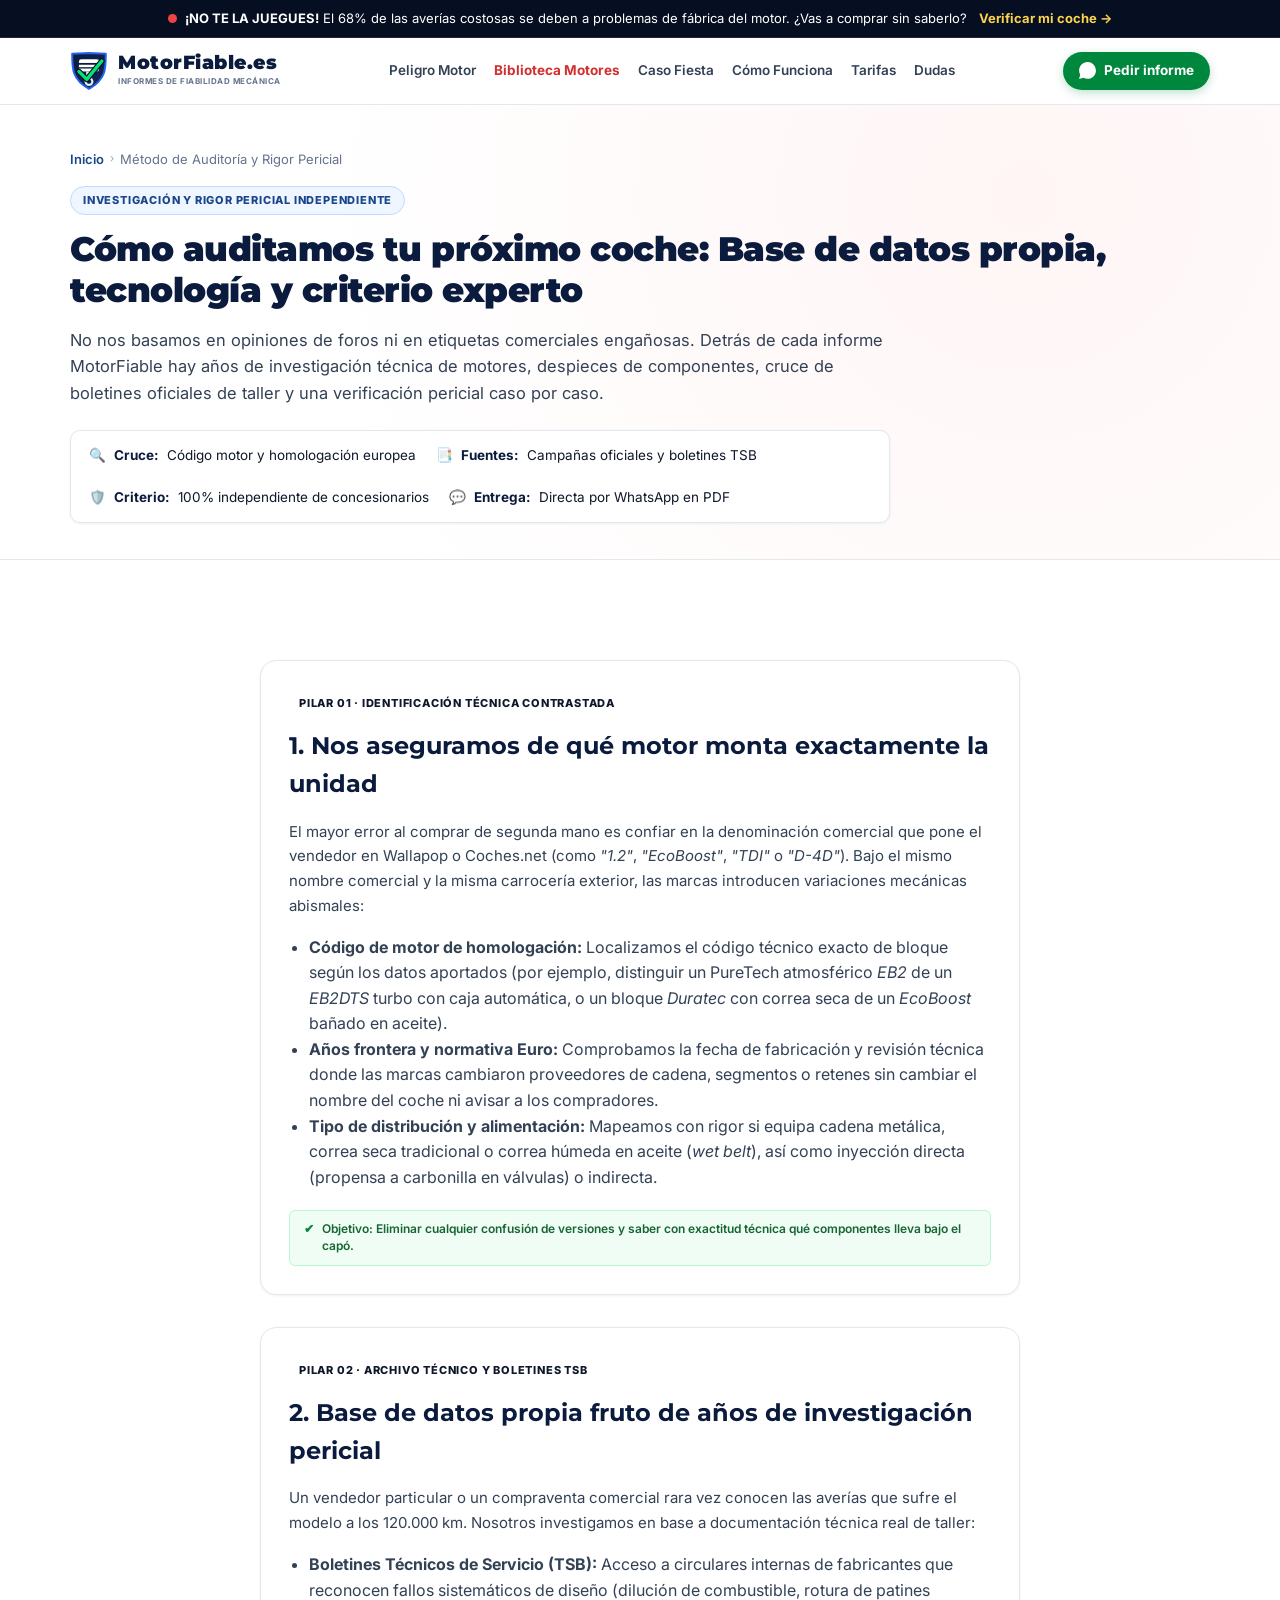
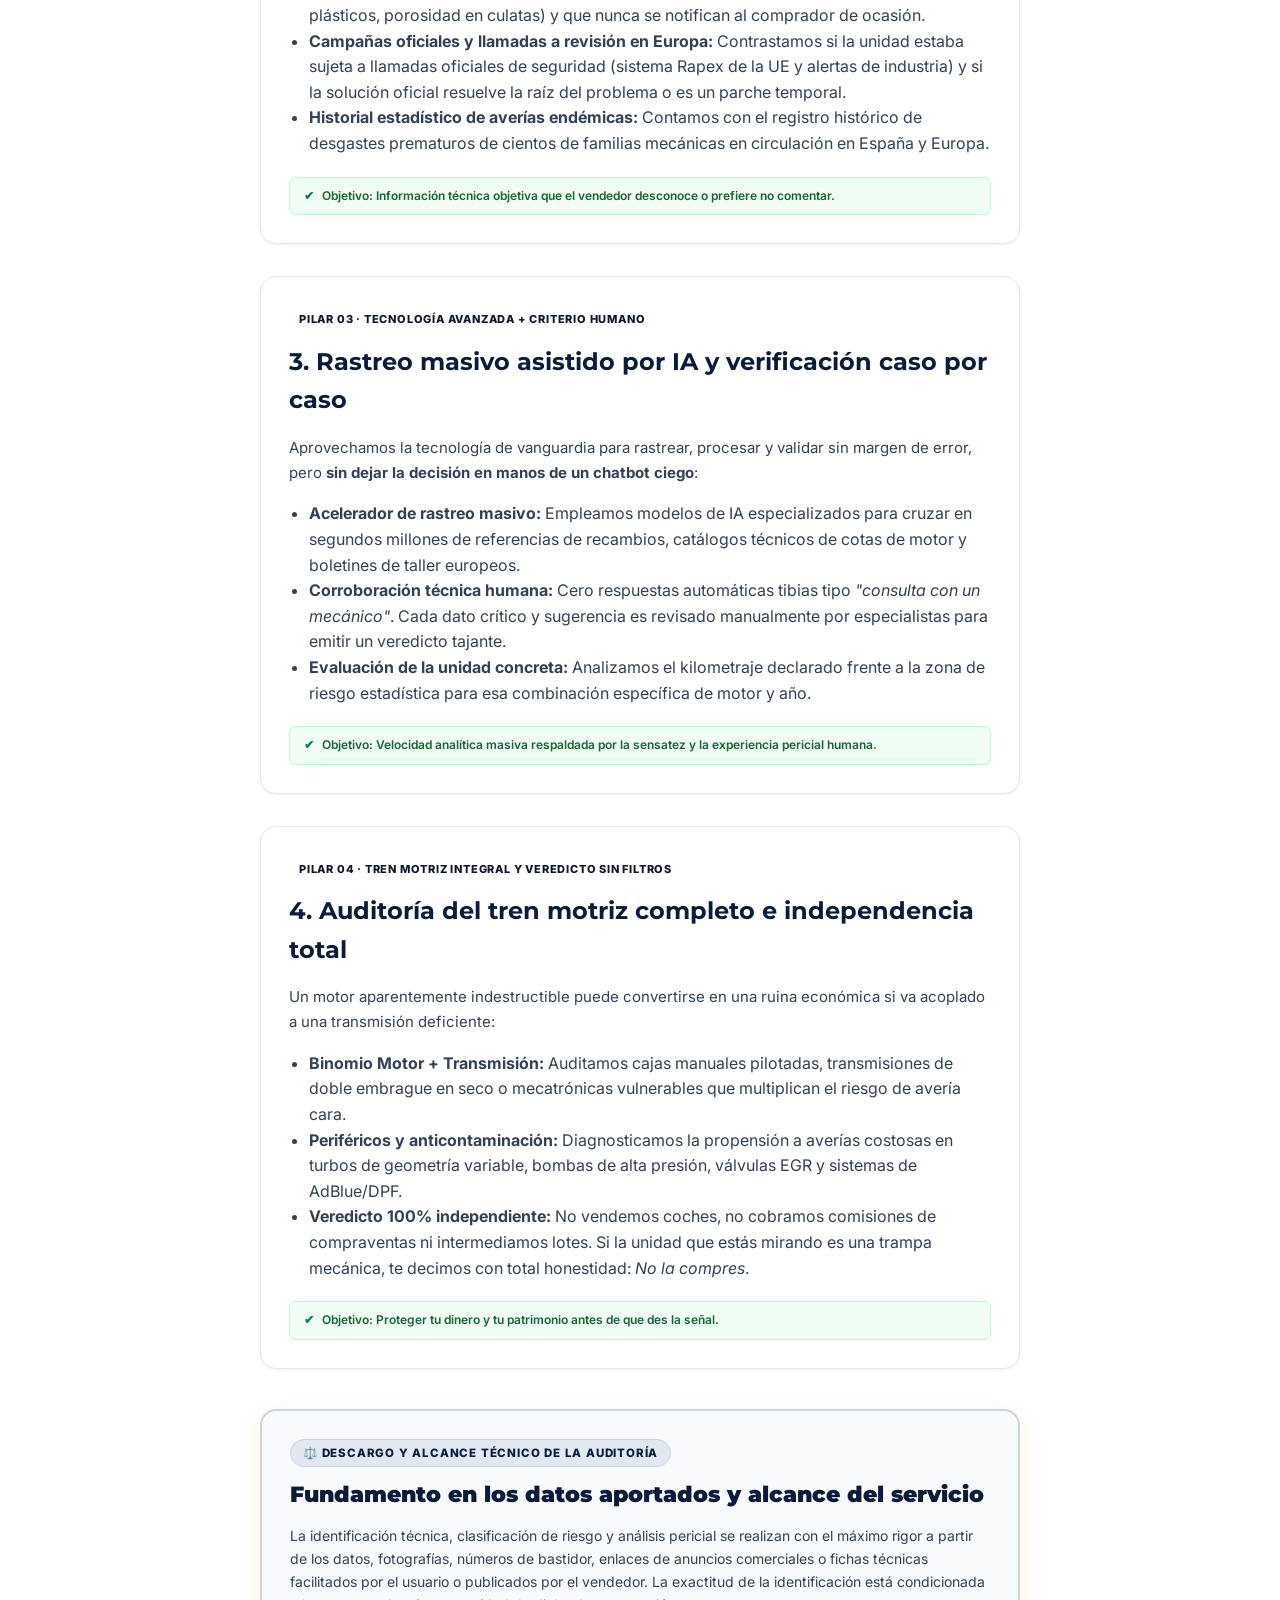
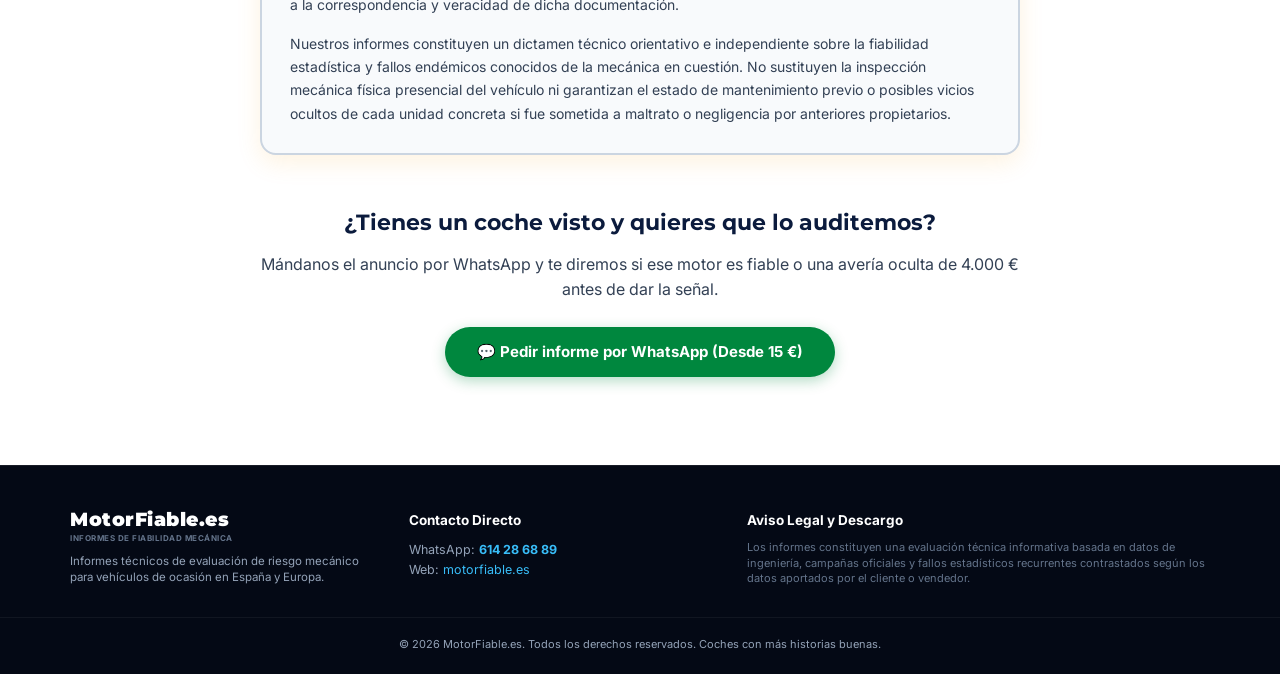
<file: metodo/index.html>
<!DOCTYPE html>
<html lang="es">
<head>
  <meta charset="UTF-8">
  <meta name="viewport" content="width=device-width, initial-scale=1.0">
  <title>Método de Auditoría Mecánica y Rigor Pericial · MotorFiable.es</title>
  <meta name="description" content="Descubre cómo auditamos técnicamente cada coche de ocasión en MotorFiable: códigos de motor exactos, campañas oficiales europeas, boletines TSB y verificación humana caso por caso.">
  <meta name="keywords" content="metodo peritaje coche segunda mano, auditoria mecanica precompra, revision codigo motor, boletines tecnicos tsb, fiabilidad motor coche ocasion">
  <link rel="canonical" href="https://motorfiable.es/metodo/">

  <!-- Open Graph -->
  <meta property="og:type" content="article">
  <meta property="og:locale" content="es_ES">
  <meta property="og:site_name" content="MotorFiable">
  <meta property="og:title" content="Método de Auditoría Mecánica Precompra · MotorFiable.es">
  <meta property="og:description" content="Base de datos propia, tecnología de rastreo pericial y verificación humana caso por caso antes de que des la señal.">
  <meta property="og:url" content="https://motorfiable.es/metodo/">
  <meta property="og:image" content="https://motorfiable.es/assets/afiche-comercial-original.jpg">

  <!-- Tipografía Google Fonts -->
  <link rel="preconnect" href="https://fonts.googleapis.com">
  <link rel="preconnect" href="https://fonts.gstatic.com" crossorigin>
  <link rel="icon" type="image/svg+xml" href="../assets/favicon.svg">
  <link rel="icon" type="image/png" sizes="32x32" href="../assets/favicon-32x32.png">
  <link rel="icon" type="image/png" sizes="16x16" href="../assets/favicon-16x16.png">
  <link rel="apple-touch-icon" sizes="180x180" href="../assets/apple-touch-icon.png">
  <link rel="shortcut icon" href="../favicon.ico">
  <link href="https://fonts.googleapis.com/css2?family=Inter:wght@300;400;500;600;700;800;900&family=Montserrat:wght@700;800;900&display=swap" rel="stylesheet">
  
  <link rel="stylesheet" href="../styles.css?v=2.3">
</head>
<body>

  <!-- Top Alert Bar -->
  <div class="top-announcement-bar">
    <div class="container announcement-inner">
      <div class="announcement-content">
        <span class="pulse-dot"></span>
        <span class="announcement-text"><strong>¡NO TE LA JUEGUES!</strong> El 68% de las averías costosas se deben a problemas de fábrica del motor. ¿Vas a comprar sin saberlo?</span>
      </div>
      <a href="https://wa.me/34614286889?text=Hola%2C%20quiero%20verificar%20un%20coche%20antes%20de%20dar%20la%20se%C3%B1al" target="_blank" class="announcement-link">Verificar mi coche →</a>
    </div>
  </div>

  <!-- Header -->
  <header class="main-header" id="navbar">
    <div class="container header-container">
      <a href="../" class="brand-logo">
        <div class="brand-icon">
          <svg viewBox="-1 -1 34 34" fill="none" xmlns="http://www.w3.org/2000/svg">
            <defs>
              <linearGradient id="brandShieldMetodo" x1="0%" y1="0%" x2="100%" y2="100%">
                <stop offset="0%" stop-color="#0B1B3D"/>
                <stop offset="100%" stop-color="#11295E"/>
              </linearGradient>
            </defs>
            <path d="M1 0.5 L16 0 L31 0.5 C31 13 31.5 23.5 16 32 C0.5 23.5 1 13 1 0.5 Z" fill="url(#brandShieldMetodo)" stroke="#2563EB" stroke-width="1.8" stroke-linejoin="round" stroke-linecap="round"/>
            <rect x="7" y="5.5" width="18" height="11" rx="2" fill="#FFFFFF"/>
            <rect x="6" y="8.8" width="20" height="1.6" fill="#0B1B3D"/>
            <rect x="7" y="12.6" width="18" height="1.2" fill="#0B1B3D"/>
            <rect x="13.5" y="16.5" width="5" height="7.5" fill="#E2E8F0"/>
            <circle cx="16" cy="25.5" r="4" fill="#E2E8F0"/>
            <circle cx="16" cy="25.5" r="2" fill="#0B1B3D"/>
            <path d="M7 16.5 L14 23.5 L27.5 7" fill="none" stroke="#060E21" stroke-width="5" stroke-linecap="round" stroke-linejoin="round"/>
            <path d="M7 16.5 L14 23.5 L27.5 7" fill="none" stroke="#00E676" stroke-width="3" stroke-linecap="round" stroke-linejoin="round"/>
          </svg>
        </div>
        <div class="brand-names">
          <span class="logo-title">MotorFiable<span class="tld-tag">.es</span></span>
          <span class="logo-subtitle">INFORMES DE FIABILIDAD MECÁNICA</span>
        </div>
      </a>

      <!-- Menú Desktop -->
      <nav class="nav-menu">
        <a href="../#el-peligro" class="nav-link">Peligro Motor</a>
        <a href="../motores/" class="nav-link" style="color: var(--accent-red); font-weight: 700;">Biblioteca Motores</a>
        <a href="../#comparativa" class="nav-link">Caso Fiesta</a>
        <a href="../#como-funciona" class="nav-link">Cómo Funciona</a>
        <a href="../#tarifas" class="nav-link">Tarifas</a>
        <a href="../#faq" class="nav-link">Dudas</a>
      </nav>

      <!-- Botón Pedir informe -->
      <div class="header-actions">
        <a href="https://wa.me/34614286889?text=Hola%2C%20quiero%20pedir%20un%20informe%20precompra" target="_blank" class="btn btn-whatsapp-header">
          <svg class="btn-wa-icon" viewBox="0 0 24 24" fill="currentColor">
            <path d="M.057 24l1.687-6.163c-1.041-1.804-1.588-3.849-1.587-5.946C.16 5.335 5.495 0 12.05 0a11.815 11.815 0 018.413 3.487 11.821 11.821 0 013.48 8.413c-.003 6.558-5.339 11.893-11.893 11.893h-.005a11.882 11.882 0 01-5.683-1.448L.057 24z"/>
          </svg>
          <span class="header-btn-text-desktop">Pedir informe</span>
          <span class="header-btn-text-mobile">Pedir informe</span>
        </a>

        <button class="mobile-menu-btn" id="mobileMenuBtn" aria-label="Abrir menú de navegación" onclick="toggleMobileNav()">
          <span class="hamburger-line"></span>
          <span class="hamburger-line"></span>
          <span class="hamburger-line"></span>
        </button>
      </div>
    </div>

    <!-- Menú Desplegable Móvil -->
    <div class="mobile-nav-drawer" id="mobileNavDrawer">
      <div class="container mobile-nav-links">
        <a href="../" class="mobile-nav-link" onclick="closeMobileNav()">🏠 Inicio</a>
        <a href="../motores/" class="mobile-nav-link" style="color: var(--accent-red); font-weight:800;" onclick="closeMobileNav()">🔥 Biblioteca de Motores</a>
        <a href="../#el-peligro" class="mobile-nav-link" onclick="closeMobileNav()">⚠️ El Problema Oculto</a>
        <a href="../#comparativa" class="mobile-nav-link" onclick="closeMobileNav()">⚖️ Caso Ford Fiesta</a>
        <a href="../#como-funciona" class="mobile-nav-link" onclick="closeMobileNav()">🚀 Cómo Funciona</a>
        <a href="../#tarifas" class="mobile-nav-link" onclick="closeMobileNav()">💶 Tarifas (Desde 15 €)</a>
        <a href="../#faq" class="mobile-nav-link" onclick="closeMobileNav()">❓ Preguntas Frecuentes</a>
        <div class="mobile-nav-cta">
          <a href="https://wa.me/34614286889?text=Hola%2C%20quiero%20consultar%20un%20coche" target="_blank" class="btn btn-whatsapp-lg btn-block" onclick="closeMobileNav()">
            💬 Escribir al WhatsApp 614 28 68 89
          </a>
        </div>
      </div>
    </div>
  </header>

  <!-- Hero de la Subpágina Método -->
  <section class="engine-hero-section">
    <div class="container">
      <nav class="breadcrumb-nav">
        <a href="../">Inicio</a>
        <span class="breadcrumb-separator">›</span>
        <span>Método de Auditoría y Rigor Pericial</span>
      </nav>

      <div class="hero-badge">
        <span class="badge-tag">INVESTIGACIÓN Y RIGOR PERICIAL INDEPENDIENTE</span>
      </div>

      <h1 class="engine-page-title">
        Cómo auditamos tu próximo coche: Base de datos propia, tecnología y criterio experto
      </h1>

      <p class="engine-page-lead">
        No nos basamos en opiniones de foros ni en etiquetas comerciales engañosas. Detrás de cada informe MotorFiable hay años de investigación técnica de motores, despieces de componentes, cruce de boletines oficiales de taller y una verificación pericial caso por caso.
      </p>

      <div class="engine-quick-meta">
        <div class="meta-item">
          <span>🔍</span> <strong>Cruce:</strong> Código motor y homologación europea
        </div>
        <div class="meta-item">
          <span>📑</span> <strong>Fuentes:</strong> Campañas oficiales y boletines TSB
        </div>
        <div class="meta-item">
          <span>🛡️</span> <strong>Criterio:</strong> 100% independiente de concesionarios
        </div>
        <div class="meta-item">
          <span>💬</span> <strong>Entrega:</strong> Directa por WhatsApp en PDF
        </div>
      </div>
    </div>
  </section>

  <!-- Contenido Explicativo Detallado de los 4 Pilares -->
  <main class="section">
    <div class="container max-w-800">
      
      <div class="tech-breakdown-card">
        <span class="pillar-step-badge">PILAR 01 · IDENTIFICACIÓN TÉCNICA CONTRASTADA</span>
        <h2 style="font-family: 'Montserrat', sans-serif; font-size: 24px; color: var(--primary-navy); margin: 12px 0 16px 0;">
          1. Nos aseguramos de qué motor monta exactamente la unidad
        </h2>
        <p>
          El mayor error al comprar de segunda mano es confiar en la denominación comercial que pone el vendedor en Wallapop o Coches.net (como <em>"1.2"</em>, <em>"EcoBoost"</em>, <em>"TDI"</em> o <em>"D-4D"</em>). Bajo el mismo nombre comercial y la misma carrocería exterior, las marcas introducen variaciones mecánicas abismales:
        </p>
        <ul style="margin: 16px 0 20px 20px; line-height: 1.6; color: var(--text-body);">
          <li>
            <strong>Código de motor de homologación:</strong> Localizamos el código técnico exacto de bloque según los datos aportados (por ejemplo, distinguir un PureTech atmosférico <em>EB2</em> de un <em>EB2DTS</em> turbo con caja automática, o un bloque <em>Duratec</em> con correa seca de un <em>EcoBoost</em> bañado en aceite).
          </li>
          <li>
            <strong>Años frontera y normativa Euro:</strong> Comprobamos la fecha de fabricación y revisión técnica donde las marcas cambiaron proveedores de cadena, segmentos o retenes sin cambiar el nombre del coche ni avisar a los compradores.
          </li>
          <li>
            <strong>Tipo de distribución y alimentación:</strong> Mapeamos con rigor si equipa cadena metálica, correa seca tradicional o correa húmeda en aceite (<em>wet belt</em>), así como inyección directa (propensa a carbonilla en válvulas) o indirecta.
          </li>
        </ul>
        <div class="pillar-footer-pill">
          <span class="pillar-check">✔</span>
          <span>Objetivo: Eliminar cualquier confusión de versiones y saber con exactitud técnica qué componentes lleva bajo el capó.</span>
        </div>
      </div>

      <div class="tech-breakdown-card">
        <span class="pillar-step-badge">PILAR 02 · ARCHIVO TÉCNICO Y BOLETINES TSB</span>
        <h2 style="font-family: 'Montserrat', sans-serif; font-size: 24px; color: var(--primary-navy); margin: 12px 0 16px 0;">
          2. Base de datos propia fruto de años de investigación pericial
        </h2>
        <p>
          Un vendedor particular o un compraventa comercial rara vez conocen las averías que sufre el modelo a los 120.000 km. Nosotros investigamos en base a documentación técnica real de taller:
        </p>
        <ul style="margin: 16px 0 20px 20px; line-height: 1.6; color: var(--text-body);">
          <li>
            <strong>Boletines Técnicos de Servicio (TSB):</strong> Acceso a circulares internas de fabricantes que reconocen fallos sistemáticos de diseño (dilución de combustible, rotura de patines plásticos, porosidad en culatas) y que nunca se notifican al comprador de ocasión.
          </li>
          <li>
            <strong>Campañas oficiales y llamadas a revisión en Europa:</strong> Contrastamos si la unidad estaba sujeta a llamadas oficiales de seguridad (sistema Rapex de la UE y alertas de industria) y si la solución oficial resuelve la raíz del problema o es un parche temporal.
          </li>
          <li>
            <strong>Historial estadístico de averías endémicas:</strong> Contamos con el registro histórico de desgastes prematuros de cientos de familias mecánicas en circulación en España y Europa.
          </li>
        </ul>
        <div class="pillar-footer-pill">
          <span class="pillar-check">✔</span>
          <span>Objetivo: Información técnica objetiva que el vendedor desconoce o prefiere no comentar.</span>
        </div>
      </div>

      <div class="tech-breakdown-card">
        <span class="pillar-step-badge">PILAR 03 · TECNOLOGÍA AVANZADA + CRITERIO HUMANO</span>
        <h2 style="font-family: 'Montserrat', sans-serif; font-size: 24px; color: var(--primary-navy); margin: 12px 0 16px 0;">
          3. Rastreo masivo asistido por IA y verificación caso por caso
        </h2>
        <p>
          Aprovechamos la tecnología de vanguardia para rastrear, procesar y validar sin margen de error, pero <strong>sin dejar la decisión en manos de un chatbot ciego</strong>:
        </p>
        <ul style="margin: 16px 0 20px 20px; line-height: 1.6; color: var(--text-body);">
          <li>
            <strong>Acelerador de rastreo masivo:</strong> Empleamos modelos de IA especializados para cruzar en segundos millones de referencias de recambios, catálogos técnicos de cotas de motor y boletines de taller europeos.
          </li>
          <li>
            <strong>Corroboración técnica humana:</strong> Cero respuestas automáticas tibias tipo <em>"consulta con un mecánico"</em>. Cada dato crítico y sugerencia es revisado manualmente por especialistas para emitir un veredicto tajante.
          </li>
          <li>
            <strong>Evaluación de la unidad concreta:</strong> Analizamos el kilometraje declarado frente a la zona de riesgo estadística para esa combinación específica de motor y año.
          </li>
        </ul>
        <div class="pillar-footer-pill">
          <span class="pillar-check">✔</span>
          <span>Objetivo: Velocidad analítica masiva respaldada por la sensatez y la experiencia pericial humana.</span>
        </div>
      </div>

      <div class="tech-breakdown-card">
        <span class="pillar-step-badge">PILAR 04 · TREN MOTRIZ INTEGRAL Y VEREDICTO SIN FILTROS</span>
        <h2 style="font-family: 'Montserrat', sans-serif; font-size: 24px; color: var(--primary-navy); margin: 12px 0 16px 0;">
          4. Auditoría del tren motriz completo e independencia total
        </h2>
        <p>
          Un motor aparentemente indestructible puede convertirse en una ruina económica si va acoplado a una transmisión deficiente:
        </p>
        <ul style="margin: 16px 0 20px 20px; line-height: 1.6; color: var(--text-body);">
          <li>
            <strong>Binomio Motor + Transmisión:</strong> Auditamos cajas manuales pilotadas, transmisiones de doble embrague en seco o mecatrónicas vulnerables que multiplican el riesgo de avería cara.
          </li>
          <li>
            <strong>Periféricos y anticontaminación:</strong> Diagnosticamos la propensión a averías costosas en turbos de geometría variable, bombas de alta presión, válvulas EGR y sistemas de AdBlue/DPF.
          </li>
          <li>
            <strong>Veredicto 100% independiente:</strong> No vendemos coches, no cobramos comisiones de compraventas ni intermediamos lotes. Si la unidad que estás mirando es una trampa mecánica, te decimos con total honestidad: <em>No la compres</em>.
          </li>
        </ul>
        <div class="pillar-footer-pill">
          <span class="pillar-check">✔</span>
          <span>Objetivo: Proteger tu dinero y tu patrimonio antes de que des la señal.</span>
        </div>
      </div>

      <!-- Aviso Legal y Descargo Técnico Específico -->
      <div class="camouflage-card" style="margin-top: 40px; border-color: #CBD5E1; background: #F8FAFC;">
        <span class="camouflage-badge" style="background: #E2E8F0; color: var(--primary-navy); border-color: #CBD5E1;">
          ⚖️ DESCARGO Y ALCANCE TÉCNICO DE LA AUDITORÍA
        </span>
        <h3 class="camouflage-title" style="color: var(--primary-navy);">
          Fundamento en los datos aportados y alcance del servicio
        </h3>
        <p class="camouflage-desc" style="color: var(--text-body); font-size: 14px;">
          La identificación técnica, clasificación de riesgo y análisis pericial se realizan con el máximo rigor a partir de los datos, fotografías, números de bastidor, enlaces de anuncios comerciales o fichas técnicas facilitados por el usuario o publicados por el vendedor. La exactitud de la identificación está condicionada a la correspondencia y veracidad de dicha documentación. 
        </p>
        <p class="camouflage-desc" style="color: var(--text-body); font-size: 14px; margin-bottom: 0;">
          Nuestros informes constituyen un dictamen técnico orientativo e independiente sobre la fiabilidad estadística y fallos endémicos conocidos de la mecánica en cuestión. No sustituyen la inspección mecánica física presencial del vehículo ni garantizan el estado de mantenimiento previo o posibles vicios ocultos de cada unidad concreta si fue sometida a maltrato o negligencia por anteriores propietarios.
        </p>
      </div>

      <!-- CTA Bloque Final -->
      <div class="text-center" style="margin: 50px 0 20px 0;">
        <h3 style="font-family: 'Montserrat', sans-serif; font-size: 22px; color: var(--primary-navy); margin-bottom: 12px;">
          ¿Tienes un coche visto y quieres que lo auditemos?
        </h3>
        <p style="color: var(--text-body); margin-bottom: 24px;">
          Mándanos el anuncio por WhatsApp y te diremos si ese motor es fiable o una avería oculta de 4.000 € antes de dar la señal.
        </p>
        <a href="https://wa.me/34614286889?text=Hola%2C%20quiero%20auditar%20un%20coche%20con%20el%20M%C3%A9todo%20MotorFiable" target="_blank" class="btn btn-hero-wa" style="padding: 0 32px;">
          💬 Pedir informe por WhatsApp (Desde 15 €)
        </a>
      </div>

    </div>
  </main>

  <!-- Footer -->
  <footer class="main-footer">
    <div class="container footer-content">
      <div class="footer-left">
        <div class="brand-names">
          <span class="logo-title text-white">MotorFiable<span class="tld-tag">.es</span></span>
          <span class="logo-subtitle text-muted">INFORMES DE FIABILIDAD MECÁNICA</span>
        </div>
        <p class="footer-legal-copy">
          Informes técnicos de evaluación de riesgo mecánico para vehículos de ocasión en España y Europa.
        </p>
      </div>

      <div class="footer-center">
        <h4>Contacto Directo</h4>
        <p>WhatsApp: <a href="https://wa.me/34614286889" class="footer-link"><strong>614 28 68 89</strong></a></p>
        <p>Web: <a href="../" class="footer-link">motorfiable.es</a></p>
      </div>

      <div class="footer-right">
        <h4>Aviso Legal y Descargo</h4>
        <p class="footer-disclaimer">
          Los informes constituyen una evaluación técnica informativa basada en datos de ingeniería, campañas oficiales y fallos estadísticos recurrentes contrastados según los datos aportados por el cliente o vendedor.
        </p>
      </div>
    </div>
    
    <div class="footer-bottom text-center">
      <p>© 2026 MotorFiable.es. Todos los derechos reservados. Coches con más historias buenas.</p>
    </div>
  </footer>

  <script src="../app.js"></script>
</body>
</html>
</file>
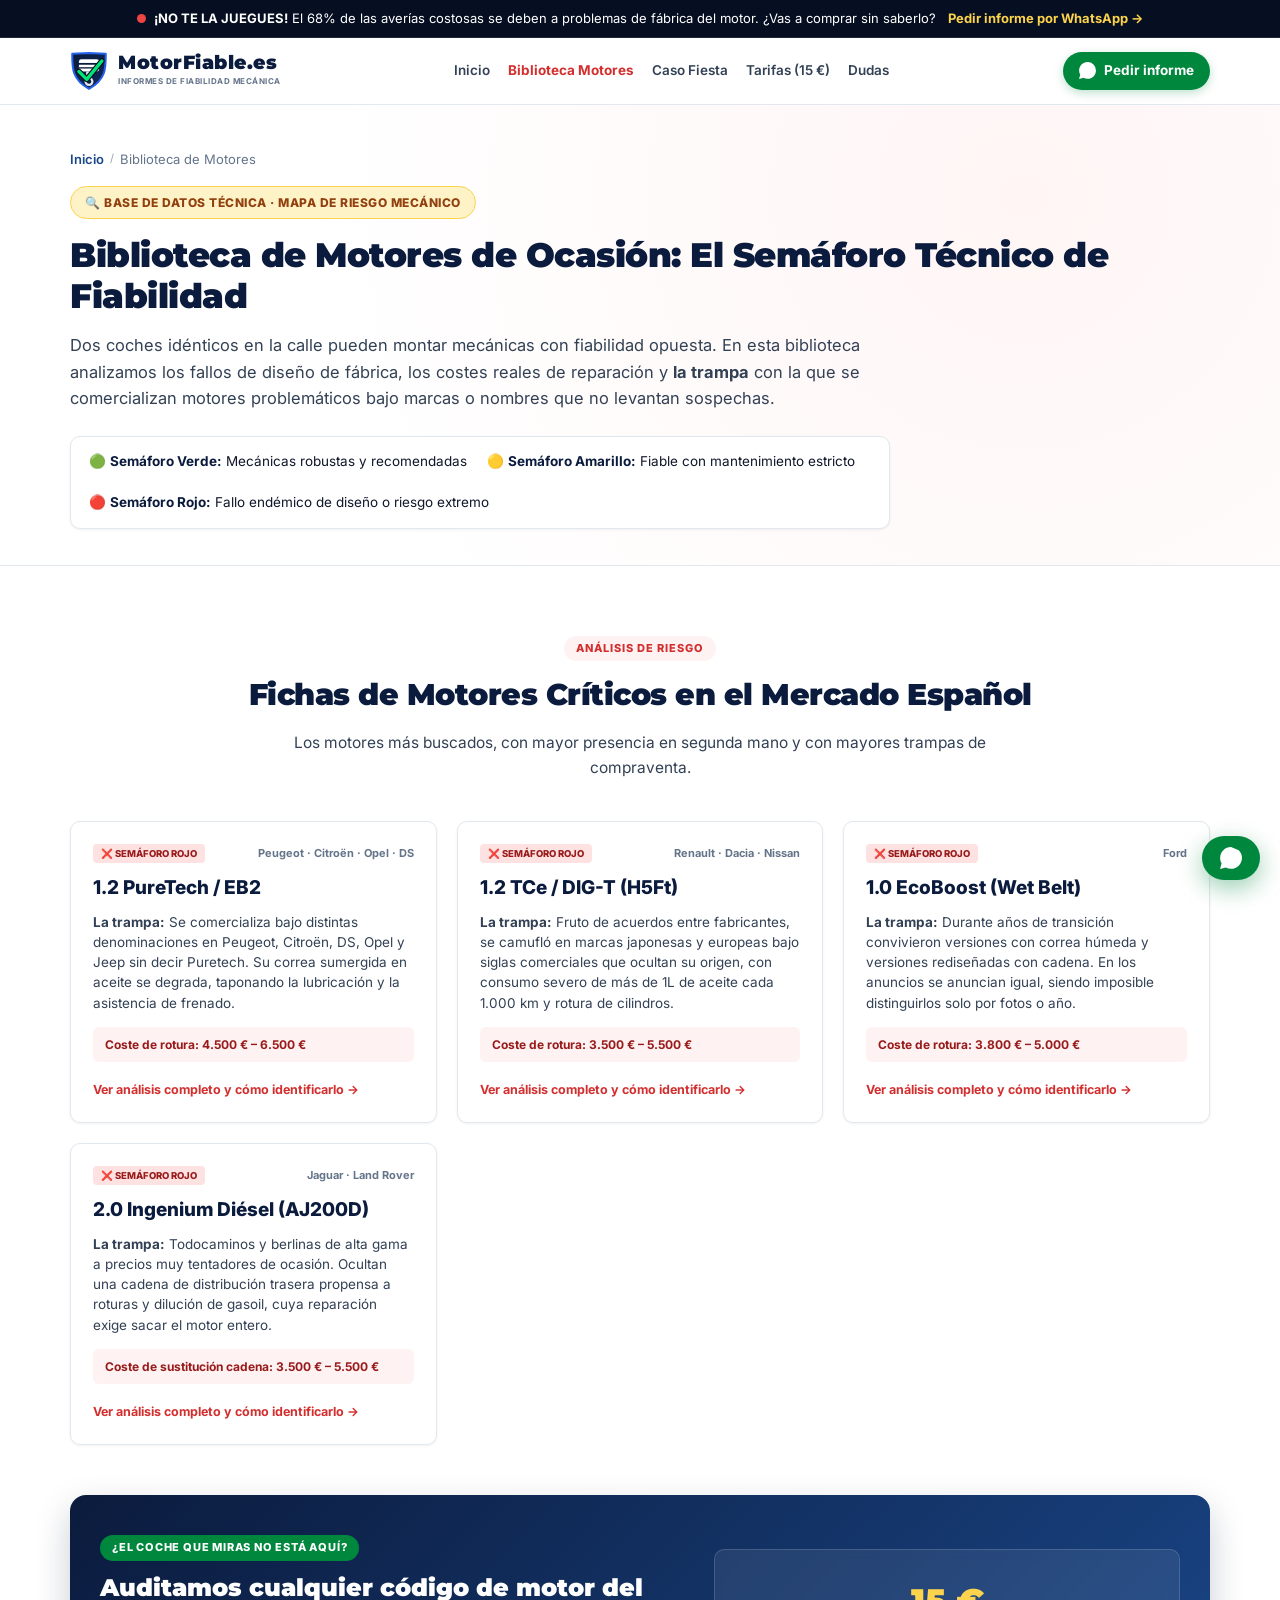
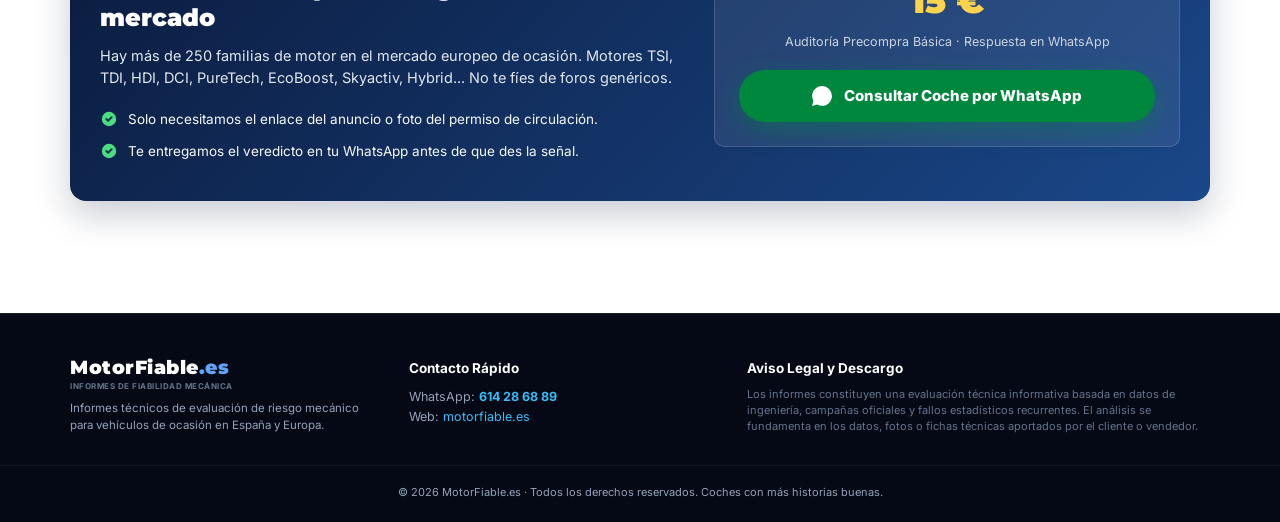
<file: motores/index.html>
<!DOCTYPE html>
<html lang="es">
<head>
  <meta charset="UTF-8">
  <meta name="viewport" content="width=device-width, initial-scale=1.0">
  <title>Biblioteca de Motores de Segunda Mano · El Semáforo Técnico de MotorFiable</title>
  <meta name="description" content="Consulta el semáforo técnico de fiabilidad de motores de segunda mano en España. Descubre fallos endémicos, correas húmedas, consumos de aceite y la trampa con la que se comercializan bajo otras marcas.">
  <meta name="keywords" content="motores mas fiables segunda mano, peores motores segunda mano, 1.2 puretech problemas, 1.0 ecoboost averias, 1.2 tce consumo aceite, 2.0 ingenium cadena, comprar coche ocasion espana">
  <link rel="canonical" href="https://motorfiable.es/motores/">

  <!-- Open Graph -->
  <meta property="og:type" content="website">
  <meta property="og:locale" content="es_ES">
  <meta property="og:site_name" content="MotorFiable">
  <meta property="og:title" content="Biblioteca de Motores de Ocasión · Semáforo Técnico de Fiabilidad">
  <meta property="og:description" content="¿El coche que te gusta es fiable o una ruina en potencia? Consulta nuestras fichas técnicas y audita tu coche antes de dar la señal.">
  <meta property="og:url" content="https://motorfiable.es/motores/">
  <meta property="og:image" content="https://motorfiable.es/assets/afiche-comercial-original.jpg">

  <!-- Tipografía Google Fonts -->
  <link rel="preconnect" href="https://fonts.googleapis.com">
  <link rel="preconnect" href="https://fonts.gstatic.com" crossorigin>
  <link rel="icon" type="image/svg+xml" href="../assets/favicon.svg">
  <link rel="icon" type="image/png" sizes="32x32" href="../assets/favicon-32x32.png">
  <link rel="icon" type="image/png" sizes="16x16" href="../assets/favicon-16x16.png">
  <link rel="apple-touch-icon" sizes="180x180" href="../assets/apple-touch-icon.png">
  <link rel="shortcut icon" href="../favicon.ico">
  <link href="https://fonts.googleapis.com/css2?family=Inter:wght@300;400;500;600;700;800;900&family=Montserrat:wght@700;800;900&display=swap" rel="stylesheet">
  
  <link rel="stylesheet" href="../styles.css?v=2.3">
</head>
<body>

  <!-- Top Alert Bar -->
  <div class="top-announcement-bar">
    <div class="container announcement-inner">
      <div class="announcement-content">
        <span class="pulse-dot"></span>
        <span class="announcement-text">
          <strong>¡NO TE LA JUEGUES!</strong> El 68% de las averías costosas se deben a problemas de fábrica del motor. ¿Vas a comprar sin saberlo?
        </span>
      </div>
      <a href="https://wa.me/34614286889?text=Hola%2C%20quiero%20pedir%20un%20informe%20precompra" target="_blank" class="announcement-link">
        Pedir informe por WhatsApp →
      </a>
    </div>
  </div>

  <!-- Header / Navigation Principal -->
  <header class="main-header" id="navbar">
    <div class="container header-container">
      <a href="../" class="brand-logo">
        <div class="brand-icon">
          <svg viewBox="-1 -1 34 34" fill="none" xmlns="http://www.w3.org/2000/svg">
            <defs>
              <linearGradient id="brandShieldMotores" x1="0%" y1="0%" x2="100%" y2="100%">
                <stop offset="0%" stop-color="#0B1B3D"/>
                <stop offset="100%" stop-color="#11295E"/>
              </linearGradient>
            </defs>
            <path d="M1 0.5 L16 0 L31 0.5 C31 13 31.5 23.5 16 32 C0.5 23.5 1 13 1 0.5 Z" fill="url(#brandShieldMotores)" stroke="#2563EB" stroke-width="1.8" stroke-linejoin="round" stroke-linecap="round"/>
            <rect x="7" y="5.5" width="18" height="11" rx="2" fill="#FFFFFF"/>
            <rect x="6" y="8.8" width="20" height="1.6" fill="#0B1B3D"/>
            <rect x="7" y="12.6" width="18" height="1.2" fill="#0B1B3D"/>
            <rect x="13.5" y="16.5" width="5" height="7.5" fill="#E2E8F0"/>
            <circle cx="16" cy="25.5" r="4" fill="#E2E8F0"/>
            <circle cx="16" cy="25.5" r="2" fill="#0B1B3D"/>
            <path d="M7 16.5 L14 23.5 L27.5 7" fill="none" stroke="#060E21" stroke-width="5" stroke-linecap="round" stroke-linejoin="round"/>
            <path d="M7 16.5 L14 23.5 L27.5 7" fill="none" stroke="#00E676" stroke-width="3" stroke-linecap="round" stroke-linejoin="round"/>
          </svg>
        </div>
        <div class="brand-names">
          <span class="logo-title">MotorFiable<span class="tld-tag">.es</span></span>
          <span class="logo-subtitle">INFORMES DE FIABILIDAD MECÁNICA</span>
        </div>
      </a>

      <!-- Menú Desktop -->
      <nav class="nav-menu" id="desktopNav">
        <a href="../" class="nav-link">Inicio</a>
        <a href="./" class="nav-link" style="color: var(--accent-red); font-weight: 700;">Biblioteca Motores</a>
        <a href="../#comparativa" class="nav-link">Caso Fiesta</a>
        <a href="../#tarifas" class="nav-link">Tarifas (15 €)</a>
        <a href="../#faq" class="nav-link">Dudas</a>
      </nav>

      <!-- Botón Cabecera y Menú Hamburguesa -->
      <div class="header-actions">
        <a href="https://wa.me/34614286889?text=Hola%2C%20quiero%20pedir%20un%20informe%20precompra" target="_blank" class="btn btn-whatsapp-header">
          <svg class="btn-wa-icon" viewBox="0 0 24 24" fill="currentColor">
            <path d="M.057 24l1.687-6.163c-1.041-1.804-1.588-3.849-1.587-5.946C.16 5.335 5.495 0 12.05 0a11.815 11.815 0 018.413 3.487 11.821 11.821 0 013.48 8.413c-.003 6.558-5.339 11.893-11.893 11.893h-.005a11.882 11.882 0 01-5.683-1.448L.057 24z"/>
          </svg>
          <span class="header-btn-text-desktop">Pedir informe</span>
          <span class="header-btn-text-mobile">Pedir informe</span>
        </a>

        <!-- Botón Toggle Menú Móvil -->
        <button class="mobile-menu-btn" id="mobileMenuBtn" aria-label="Abrir menú de navegación" onclick="toggleMobileNav()">
          <span class="hamburger-line"></span>
          <span class="hamburger-line"></span>
          <span class="hamburger-line"></span>
        </button>
      </div>
    </div>

    <!-- Menú Desplegable Móvil -->
    <div class="mobile-nav-drawer" id="mobileNavDrawer">
      <div class="container mobile-nav-links">
        <a href="../" class="mobile-nav-link" onclick="closeMobileNav()">🏠 Portada Principal</a>
        <a href="./" class="mobile-nav-link" style="color: var(--accent-red); font-weight:800;" onclick="closeMobileNav()">🔥 Biblioteca de Motores</a>
        <a href="1-2-puretech/" class="mobile-nav-link" onclick="closeMobileNav()">⚠️ 1.2 PureTech (Opel/PSA)</a>
        <a href="1-2-tce-dig-t/" class="mobile-nav-link" onclick="closeMobileNav()">⚠️ 1.2 TCe / DIG-T (Nissan/Renault)</a>
        <a href="1-0-ecoboost/" class="mobile-nav-link" onclick="closeMobileNav()">⚠️ 1.0 EcoBoost (Ford)</a>
        <a href="2-0-ingenium/" class="mobile-nav-link" onclick="closeMobileNav()">⚠️ 2.0 Ingenium Diésel (JLR)</a>
        <a href="../#tarifas" class="mobile-nav-link" onclick="closeMobileNav()">💶 Tarifas (15 €)</a>
        <a href="../#faq" class="mobile-nav-link" onclick="closeMobileNav()">❓ Preguntas Frecuentes</a>
        <div class="mobile-nav-cta">
          <a href="https://wa.me/34614286889?text=Hola%2C%20quiero%20pedir%20un%20informe%20precompra" target="_blank" class="btn btn-whatsapp-lg btn-block" onclick="closeMobileNav()">
            💬 Pedir informe por WhatsApp
          </a>
        </div>
      </div>
    </div>

    <!-- Barra Rápida Horizontal Pinned en Móvil -->
    <div class="mobile-quick-bar">
      <div class="mobile-quick-scroll">
        <a href="../" class="quick-pill">Inicio</a>
        <a href="./" class="quick-pill" style="color: var(--accent-red); font-weight: 800; border-color: #FCA5A5;">Motores</a>
        <a href="1-2-puretech/" class="quick-pill">1.2 PureTech</a>
        <a href="1-2-tce-dig-t/" class="quick-pill">1.2 DIG-T</a>
        <a href="1-0-ecoboost/" class="quick-pill">1.0 EcoBoost</a>
        <a href="2-0-ingenium/" class="quick-pill">2.0 Ingenium</a>
        <a href="../#tarifas" class="quick-pill pill-highlight">Tarifas (15 €)</a>
      </div>
    </div>
  </header>

  <!-- Hero Section -->
  <section class="engine-hero-section">
    <div class="container">
      <nav class="breadcrumb-nav">
        <a href="../">Inicio</a>
        <span class="breadcrumb-separator">/</span>
        <span>Biblioteca de Motores</span>
      </nav>

      <div class="engine-verdict-pill verdict-amber">
        <span>🔍 BASE DE DATOS TÉCNICA · MAPA DE RIESGO MECÁNICO</span>
      </div>

      <h1 class="engine-page-title">
        Biblioteca de Motores de Ocasión: El Semáforo Técnico de Fiabilidad
      </h1>

      <p class="engine-page-lead">
        Dos coches idénticos en la calle pueden montar mecánicas con fiabilidad opuesta. En esta biblioteca analizamos los fallos de diseño de fábrica, los costes reales de reparación y <strong>la trampa</strong> con la que se comercializan motores problemáticos bajo marcas o nombres que no levantan sospechas.
      </p>

      <div class="engine-quick-meta">
        <div class="meta-item">
          <span>🟢 <strong>Semáforo Verde:</strong> Mecánicas robustas y recomendadas</span>
        </div>
        <div class="meta-item">
          <span>🟡 <strong>Semáforo Amarillo:</strong> Fiable con mantenimiento estricto</span>
        </div>
        <div class="meta-item">
          <span>🔴 <strong>Semáforo Rojo:</strong> Fallo endémico de diseño o riesgo extremo</span>
        </div>
      </div>
    </div>
  </section>

  <!-- Listado de Motores Destacados -->
  <main class="section">
    <div class="container">
      <div class="section-header text-center">
        <span class="section-tag alert-tag">ANÁLISIS DE RIESGO</span>
        <h2 class="section-title">Fichas de Motores Críticos en el Mercado Español</h2>
        <p class="section-subtitle">
          Los motores más buscados, con mayor presencia en segunda mano y con mayores trampas de compraventa.
        </p>
      </div>

      <div class="engines-library-grid">
        
        <!-- Ficha 1: 1.2 PureTech -->
        <a href="1-2-puretech/" class="library-card">
          <div>
            <div style="display:flex; justify-content:space-between; align-items:center; margin-bottom: 10px;">
              <span class="danger-badge">❌ SEMÁFORO ROJO</span>
              <span style="font-size: 11px; font-weight: 700; color: var(--text-muted);">Peugeot · Citroën · Opel · DS</span>
            </div>
            <h3 style="font-size: 19px; font-weight: 800; color: var(--primary-navy); margin-bottom: 8px;">1.2 PureTech / EB2</h3>
            <p style="font-size: 13.5px; color: var(--text-body); line-height: 1.5; margin-bottom: 14px;">
              <strong>La trampa:</strong> Se comercializa bajo distintas denominaciones en Peugeot, Citroën, DS, Opel y Jeep sin decir Puretech. Su correa sumergida en aceite se degrada, taponando la lubricación y la asistencia de frenado.
            </p>
            <div style="background: #FEF2F2; padding: 8px 12px; border-radius: 6px; font-size: 12px; color: #991B1B; font-weight: 700;">
              Coste de rotura: 4.500 € – 6.500 €
            </div>
          </div>
          <span class="danger-card-cta" style="margin-top: 18px;">Ver análisis completo y cómo identificarlo →</span>
        </a>

        <!-- Ficha 2: 1.2 TCe / DIG-T -->
        <a href="1-2-tce-dig-t/" class="library-card">
          <div>
            <div style="display:flex; justify-content:space-between; align-items:center; margin-bottom: 10px;">
              <span class="danger-badge">❌ SEMÁFORO ROJO</span>
              <span style="font-size: 11px; font-weight: 700; color: var(--text-muted);">Renault · Dacia · Nissan</span>
            </div>
            <h3 style="font-size: 19px; font-weight: 800; color: var(--primary-navy); margin-bottom: 8px;">1.2 TCe / DIG-T (H5Ft)</h3>
            <p style="font-size: 13.5px; color: var(--text-body); line-height: 1.5; margin-bottom: 14px;">
              <strong>La trampa:</strong> Fruto de acuerdos entre fabricantes, se camufló en marcas japonesas y europeas bajo siglas comerciales que ocultan su origen, con consumo severo de más de 1L de aceite cada 1.000 km y rotura de cilindros.
            </p>
            <div style="background: #FEF2F2; padding: 8px 12px; border-radius: 6px; font-size: 12px; color: #991B1B; font-weight: 700;">
              Coste de rotura: 3.500 € – 5.500 €
            </div>
          </div>
          <span class="danger-card-cta" style="margin-top: 18px;">Ver análisis completo y cómo identificarlo →</span>
        </a>

        <!-- Ficha 3: 1.0 EcoBoost -->
        <a href="1-0-ecoboost/" class="library-card">
          <div>
            <div style="display:flex; justify-content:space-between; align-items:center; margin-bottom: 10px;">
              <span class="danger-badge">❌ SEMÁFORO ROJO</span>
              <span style="font-size: 11px; font-weight: 700; color: var(--text-muted);">Ford</span>
            </div>
            <h3 style="font-size: 19px; font-weight: 800; color: var(--primary-navy); margin-bottom: 8px;">1.0 EcoBoost (Wet Belt)</h3>
            <p style="font-size: 13.5px; color: var(--text-body); line-height: 1.5; margin-bottom: 14px;">
              <strong>La trampa:</strong> Durante años de transición convivieron versiones con correa húmeda y versiones rediseñadas con cadena. En los anuncios se anuncian igual, siendo imposible distinguirlos solo por fotos o año.
            </p>
            <div style="background: #FEF2F2; padding: 8px 12px; border-radius: 6px; font-size: 12px; color: #991B1B; font-weight: 700;">
              Coste de rotura: 3.800 € – 5.000 €
            </div>
          </div>
          <span class="danger-card-cta" style="margin-top: 18px;">Ver análisis completo y cómo identificarlo →</span>
        </a>

        <!-- Ficha 4: 2.0 Ingenium Diésel -->
        <a href="2-0-ingenium/" class="library-card">
          <div>
            <div style="display:flex; justify-content:space-between; align-items:center; margin-bottom: 10px;">
              <span class="danger-badge">❌ SEMÁFORO ROJO</span>
              <span style="font-size: 11px; font-weight: 700; color: var(--text-muted);">Jaguar · Land Rover</span>
            </div>
            <h3 style="font-size: 19px; font-weight: 800; color: var(--primary-navy); margin-bottom: 8px;">2.0 Ingenium Diésel (AJ200D)</h3>
            <p style="font-size: 13.5px; color: var(--text-body); line-height: 1.5; margin-bottom: 14px;">
              <strong>La trampa:</strong> Todocaminos y berlinas de alta gama a precios muy tentadores de ocasión. Ocultan una cadena de distribución trasera propensa a roturas y dilución de gasoil, cuya reparación exige sacar el motor entero.
            </p>
            <div style="background: #FEF2F2; padding: 8px 12px; border-radius: 6px; font-size: 12px; color: #991B1B; font-weight: 700;">
              Coste de sustitución cadena: 3.500 € – 5.500 €
            </div>
          </div>
          <span class="danger-card-cta" style="margin-top: 18px;">Ver análisis completo y cómo identificarlo →</span>
        </a>

      </div>

      <!-- BANNER DE AUDITORÍA PERSONALIZADA -->
      <div class="engine-audit-cta" style="margin-top: 50px;">
        <div class="audit-cta-grid">
          <div>
            <span class="audit-cta-badge">¿EL COCHE QUE MIRAS NO ESTÁ AQUÍ?</span>
            <h2 class="audit-cta-title">Auditamos cualquier código de motor del mercado</h2>
            <p class="audit-cta-desc">
              Hay más de 250 familias de motor en el mercado europeo de ocasión. Motores TSI, TDI, HDI, DCI, PureTech, EcoBoost, Skyactiv, Hybrid... No te fíes de foros genéricos.
            </p>
            <div class="audit-checklist">
              <div class="audit-check-item">
                <svg viewBox="0 0 20 20" fill="currentColor">
                  <path fill-rule="evenodd" d="M10 18a8 8 0 100-16 8 8 0 000 16zm3.707-9.293a1-1 0 00-1.414-1.414L9 10.586 7.707 9.293a1-1 0 00-1.414 1.414l2 2a1-1 0 001.414 0l4-4z" clip-rule="evenodd"/>
                </svg>
                <span>Solo necesitamos el enlace del anuncio o foto del permiso de circulación.</span>
              </div>
              <div class="audit-check-item">
                <svg viewBox="0 0 20 20" fill="currentColor">
                  <path fill-rule="evenodd" d="M10 18a8 8 0 100-16 8 8 0 000 16zm3.707-9.293a1-1 0 00-1.414-1.414L9 10.586 7.707 9.293a1-1 0 00-1.414 1.414l2 2a1-1 0 001.414 0l4-4z" clip-rule="evenodd"/>
                </svg>
                <span>Te entregamos el veredicto en tu WhatsApp antes de que des la señal.</span>
              </div>
            </div>
          </div>

          <div class="audit-cta-action">
            <div class="audit-cta-card-box">
              <div class="audit-price-tag">15 €</div>
              <div class="audit-price-sub">Auditoría Precompra Básica · Respuesta en WhatsApp</div>
              <a href="https://wa.me/34614286889?text=Hola%2C%20tengo%20un%20coche%20visto%20y%20quiero%20auditar%20su%20motor%20por%2015%E2%82%AC.%20Este%20es%20el%20enlace%3A%20" target="_blank" class="btn btn-whatsapp-giant" style="width: 100%; justify-content: center; font-size: 15px; padding: 14px 16px;">
                <svg class="btn-wa-icon-large" style="width: 20px; height: 20px;" viewBox="0 0 24 24" fill="currentColor">
                  <path d="M.057 24l1.687-6.163c-1.041-1.804-1.588-3.849-1.587-5.946C.16 5.335 5.495 0 12.05 0a11.815 11.815 0 018.413 3.487 11.821 11.821 0 013.48 8.413c-.003 6.558-5.339 11.893-11.893 11.893h-.005a11.882 11.882 0 01-5.683-1.448L.057 24z"/>
                </svg>
                <span>Consultar Coche por WhatsApp</span>
              </a>
            </div>
          </div>
        </div>
      </div>

    </div>
  </main>

  <!-- Footer -->
  <footer class="main-footer">
    <div class="container footer-content">
      <div class="footer-left">
        <div class="brand-names">
          <span class="logo-title text-white">MotorFiable<span style="color: #60A5FA;">.es</span></span>
          <span class="logo-subtitle text-muted">INFORMES DE FIABILIDAD MECÁNICA</span>
        </div>
        <p class="footer-legal-copy">
          Informes técnicos de evaluación de riesgo mecánico para vehículos de ocasión en España y Europa.
        </p>
      </div>

      <div class="footer-center">
        <h4>Contacto Rápido</h4>
        <p>WhatsApp: <a href="tel:+34614286889" class="footer-link"><strong>614 28 68 89</strong></a></p>
        <p>Web: <a href="https://motorfiable.es" class="footer-link">motorfiable.es</a></p>
      </div>

      <div class="footer-right">
        <h4>Aviso Legal y Descargo</h4>
        <p class="footer-disclaimer">
          Los informes constituyen una evaluación técnica informativa basada en datos de ingeniería, campañas oficiales y fallos estadísticos recurrentes. El análisis se fundamenta en los datos, fotos o fichas técnicas aportados por el cliente o vendedor.
        </p>
      </div>
    </div>
    
    <div class="footer-bottom text-center">
      <p>© 2026 MotorFiable.es · Todos los derechos reservados. Coches con más historias buenas.</p>
    </div>
  </footer>

  <!-- Floating WhatsApp -->
  <a href="https://wa.me/34614286889?text=Hola%2C%20quiero%20consultar%20un%20coche%20para%20un%20informe" target="_blank" class="floating-whatsapp" title="Consultar por WhatsApp">
    <svg viewBox="0 0 24 24" fill="currentColor">
      <path d="M12.05 0C5.495 0 .16 5.335.157 11.892c0 2.096.547 4.142 1.588 5.945L.057 24l6.305-1.654a11.882 11.882 0 005.683 1.448h.005c6.554 0 11.89-5.335 11.893-11.893a11.821 11.821 0 00-3.48-8.413z"/>
    </svg>
  </a>

  <script src="../app.js"></script>
</body>
</html>
</file>
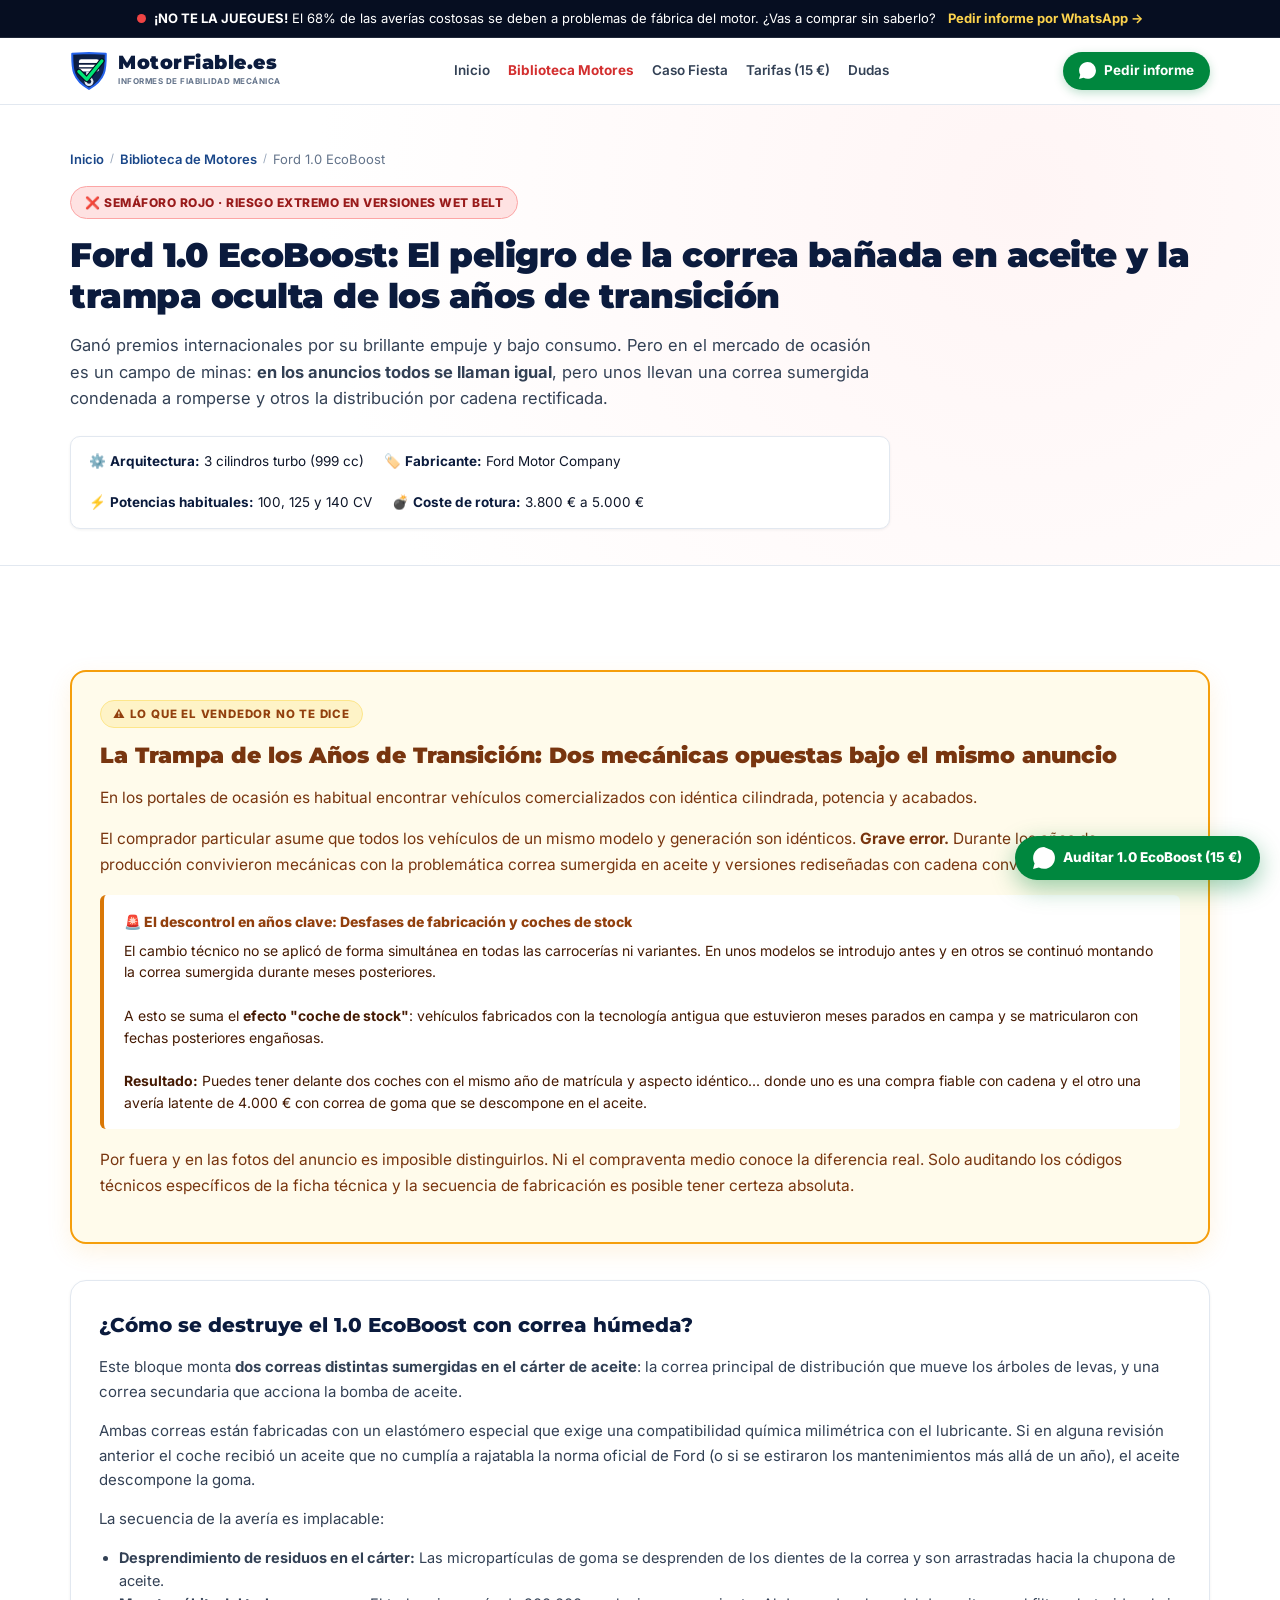
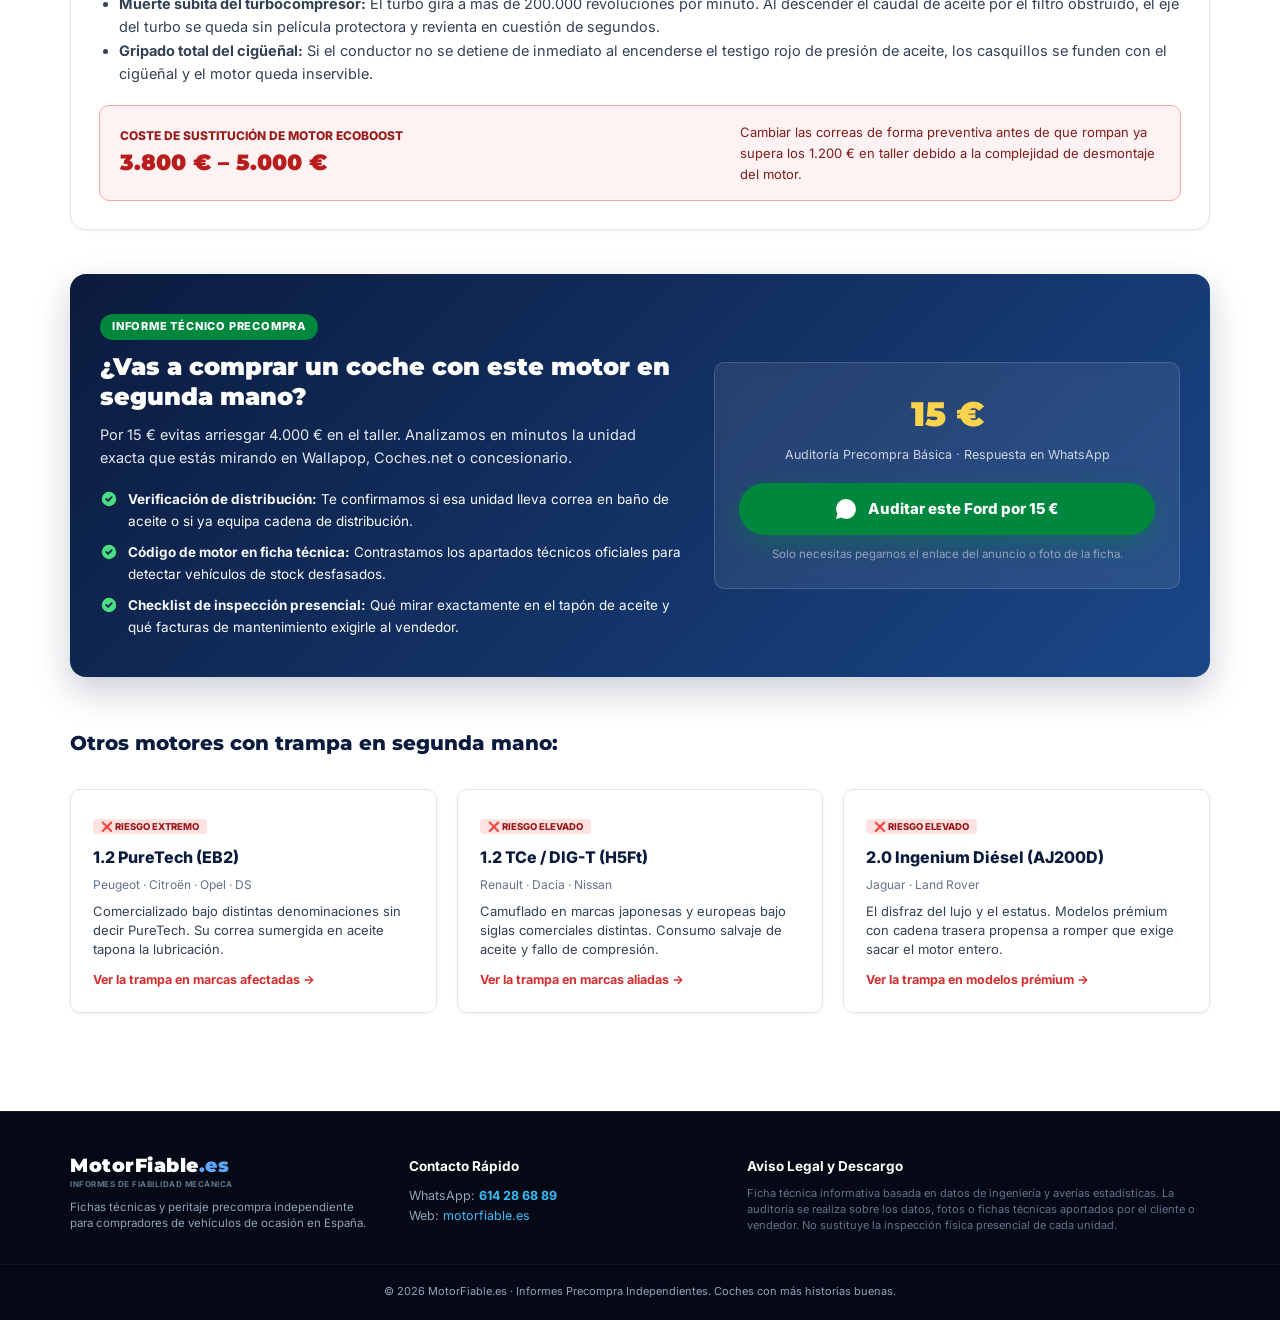
<file: motores/1-0-ecoboost/index.html>
<!DOCTYPE html>
<html lang="es">
<head>
  <meta charset="UTF-8">
  <meta name="viewport" content="width=device-width, initial-scale=1.0">
  <title>Motor Ford 1.0 EcoBoost: Avería de Correa Húmeda y la Trampa del Año de Transición · MotorFiable</title>
  <meta name="description" content="¿Vas a comprar un coche con motor 1.0 EcoBoost de ocasión? Ojo: durante años clave convivieron versiones con correa en aceite y con cadena, pero en los anuncios no se distingue. Audita antes de pagar la señal.">
  <meta name="keywords" content="ford 1.0 ecoboost problemas, averia correa humeda ecoboost, focus 1.0 ecoboost fallo, fiesta ecoboost cadena o correa, comprar ford segunda mano ecoboost, informe precompra ford">
  <link rel="canonical" href="https://motorfiable.es/motores/1-0-ecoboost/">

  <!-- Open Graph / Redes Sociales y WhatsApp -->
  <meta property="og:type" content="article">
  <meta property="og:locale" content="es_ES">
  <meta property="og:site_name" content="MotorFiable">
  <meta property="og:title" content="Alerta Ford 1.0 EcoBoost: La trampa invisible entre correa bañada en aceite y cadena">
  <meta property="og:description" content="En los anuncios de segunda mano todos ponen '1.0 EcoBoost 125cv'. Pero unos llevan la temida correa húmeda y otros la cadena rediseñada. ¿Cómo saber cuál compras por 15 €?">
  <meta property="og:url" content="https://motorfiable.es/motores/1-0-ecoboost/">
  <meta property="og:image" content="https://motorfiable.es/assets/afiche-comercial-original.jpg">

  <!-- Twitter Card -->
  <meta name="twitter:card" content="summary_large_image">
  <meta name="twitter:title" content="Alerta Ford 1.0 EcoBoost · MotorFiable">
  <meta name="twitter:description" content="¿Correa húmeda o cadena? La trampa oculta en los Ford 1.0 EcoBoost de ocasión.">
  <meta name="twitter:image" content="https://motorfiable.es/assets/afiche-comercial-original.jpg">

  <!-- Schema.org JSON-LD -->
  <script type="application/ld+json">
  {
    "@context": "https://schema.org",
    "@type": "TechArticle",
    "headline": "Motor Ford 1.0 EcoBoost (Fox Family): Análisis de Riesgo Mecánico y Trampa de Años de Transición",
    "description": "Evaluación técnica de la mecánica 1.0 EcoBoost de Ford. Diferenciación crítica entre versiones tempranas con correa de distribución sumergida en aceite (wet belt) y versiones posteriores con cadena.",
    "author": {
      "@type": "Organization",
      "name": "MotorFiable",
      "url": "https://motorfiable.es"
    },
    "publisher": {
      "@type": "Organization",
      "name": "MotorFiable",
      "logo": {
        "@type": "ImageObject",
        "url": "https://motorfiable.es/assets/favicon.svg"
      }
    },
    "mainEntityOfPage": "https://motorfiable.es/motores/1-0-ecoboost/"
  }
  </script>

  <!-- Tipografía Google Fonts -->
  <link rel="preconnect" href="https://fonts.googleapis.com">
  <link rel="preconnect" href="https://fonts.gstatic.com" crossorigin>
  <link rel="icon" type="image/svg+xml" href="../../assets/favicon.svg">
  <link rel="icon" type="image/png" sizes="32x32" href="../../assets/favicon-32x32.png">
  <link rel="icon" type="image/png" sizes="16x16" href="../../assets/favicon-16x16.png">
  <link rel="apple-touch-icon" sizes="180x180" href="../../assets/apple-touch-icon.png">
  <link rel="shortcut icon" href="../../favicon.ico">
  <link href="https://fonts.googleapis.com/css2?family=Inter:wght@300;400;500;600;700;800;900&family=Montserrat:wght@700;800;900&display=swap" rel="stylesheet">
  
  <link rel="stylesheet" href="../../styles.css?v=2.3">
</head>
<body>

  <!-- Top Alert Bar -->
  <div class="top-announcement-bar">
    <div class="container announcement-inner">
      <div class="announcement-content">
        <span class="pulse-dot"></span>
        <span class="announcement-text">
          <strong>¡NO TE LA JUEGUES!</strong> El 68% de las averías costosas se deben a problemas de fábrica del motor. ¿Vas a comprar sin saberlo?
        </span>
      </div>
      <a href="https://wa.me/34614286889?text=Hola%2C%20quiero%20pedir%20un%20informe%20precompra" target="_blank" class="announcement-link">
        Pedir informe por WhatsApp →
      </a>
    </div>
  </div>

  <!-- Header / Navigation Principal -->
  <header class="main-header" id="navbar">
    <div class="container header-container">
      <a href="../../" class="brand-logo">
        <div class="brand-icon">
          <svg viewBox="-1 -1 34 34" fill="none" xmlns="http://www.w3.org/2000/svg">
            <defs>
              <linearGradient id="brandShieldEcoboost" x1="0%" y1="0%" x2="100%" y2="100%">
                <stop offset="0%" stop-color="#0B1B3D"/>
                <stop offset="100%" stop-color="#11295E"/>
              </linearGradient>
            </defs>
            <path d="M1 0.5 L16 0 L31 0.5 C31 13 31.5 23.5 16 32 C0.5 23.5 1 13 1 0.5 Z" fill="url(#brandShieldEcoboost)" stroke="#2563EB" stroke-width="1.8" stroke-linejoin="round" stroke-linecap="round"/>
            <rect x="7" y="5.5" width="18" height="11" rx="2" fill="#FFFFFF"/>
            <rect x="6" y="8.8" width="20" height="1.6" fill="#0B1B3D"/>
            <rect x="7" y="12.6" width="18" height="1.2" fill="#0B1B3D"/>
            <rect x="13.5" y="16.5" width="5" height="7.5" fill="#E2E8F0"/>
            <circle cx="16" cy="25.5" r="4" fill="#E2E8F0"/>
            <circle cx="16" cy="25.5" r="2" fill="#0B1B3D"/>
            <path d="M7 16.5 L14 23.5 L27.5 7" fill="none" stroke="#060E21" stroke-width="5" stroke-linecap="round" stroke-linejoin="round"/>
            <path d="M7 16.5 L14 23.5 L27.5 7" fill="none" stroke="#00E676" stroke-width="3" stroke-linecap="round" stroke-linejoin="round"/>
          </svg>
        </div>
        <div class="brand-names">
          <span class="logo-title">MotorFiable<span class="tld-tag">.es</span></span>
          <span class="logo-subtitle">INFORMES DE FIABILIDAD MECÁNICA</span>
        </div>
      </a>

      <!-- Menú Desktop -->
      <nav class="nav-menu" id="desktopNav">
        <a href="../../" class="nav-link">Inicio</a>
        <a href="../" class="nav-link" style="color: var(--accent-red); font-weight: 700;">Biblioteca Motores</a>
        <a href="../../#comparativa" class="nav-link">Caso Fiesta</a>
        <a href="../../#tarifas" class="nav-link">Tarifas (15 €)</a>
        <a href="../../#faq" class="nav-link">Dudas</a>
      </nav>

      <!-- Botón Cabecera y Menú Hamburguesa -->
      <div class="header-actions">
        <a href="https://wa.me/34614286889?text=Hola%2C%20quiero%20pedir%20un%20informe%20precompra" target="_blank" class="btn btn-whatsapp-header">
          <svg class="btn-wa-icon" viewBox="0 0 24 24" fill="currentColor">
            <path d="M.057 24l1.687-6.163c-1.041-1.804-1.588-3.849-1.587-5.946C.16 5.335 5.495 0 12.05 0a11.815 11.815 0 018.413 3.487 11.821 11.821 0 013.48 8.413c-.003 6.558-5.339 11.893-11.893 11.893h-.005a11.882 11.882 0 01-5.683-1.448L.057 24z"/>
          </svg>
          <span class="header-btn-text-desktop">Pedir informe</span>
          <span class="header-btn-text-mobile">Pedir informe</span>
        </a>

        <!-- Botón Toggle Menú Móvil -->
        <button class="mobile-menu-btn" id="mobileMenuBtn" aria-label="Abrir menú de navegación" onclick="toggleMobileNav()">
          <span class="hamburger-line"></span>
          <span class="hamburger-line"></span>
          <span class="hamburger-line"></span>
        </button>
      </div>
    </div>

    <!-- Menú Desplegable Móvil -->
    <div class="mobile-nav-drawer" id="mobileNavDrawer">
      <div class="container mobile-nav-links">
        <a href="../../" class="mobile-nav-link" onclick="closeMobileNav()">🏠 Portada Principal</a>
        <a href="../" class="mobile-nav-link" style="color: var(--accent-red); font-weight:800;" onclick="closeMobileNav()">🔥 Biblioteca de Motores</a>
        <a href="../1-2-puretech/" class="mobile-nav-link" onclick="closeMobileNav()">⚠️ 1.2 PureTech (Opel/PSA)</a>
        <a href="../1-2-tce-dig-t/" class="mobile-nav-link" onclick="closeMobileNav()">⚠️ 1.2 TCe / DIG-T (Nissan/Renault)</a>
        <a href="../1-0-ecoboost/" class="mobile-nav-link" onclick="closeMobileNav()">⚠️ 1.0 EcoBoost (Ford)</a>
        <a href="../2-0-ingenium/" class="mobile-nav-link" onclick="closeMobileNav()">⚠️ 2.0 Ingenium Diésel (JLR)</a>
        <a href="../../#tarifas" class="mobile-nav-link" onclick="closeMobileNav()">💶 Tarifas (15 €)</a>
        <a href="../../#faq" class="mobile-nav-link" onclick="closeMobileNav()">❓ Preguntas Frecuentes</a>
        <div class="mobile-nav-cta">
          <a href="https://wa.me/34614286889?text=Hola%2C%20quiero%20pedir%20un%20informe%20precompra" target="_blank" class="btn btn-whatsapp-lg btn-block" onclick="closeMobileNav()">
            💬 Pedir informe por WhatsApp
          </a>
        </div>
      </div>
    </div>

    <!-- Barra Rápida Horizontal Pinned en Móvil -->
    <div class="mobile-quick-bar">
      <div class="mobile-quick-scroll">
        <a href="../../" class="quick-pill">Inicio</a>
        <a href="../" class="quick-pill" style="color: var(--accent-red); font-weight: 800; border-color: #FCA5A5;">Motores</a>
        <a href="../1-2-puretech/" class="quick-pill">1.2 PureTech</a>
        <a href="../1-2-tce-dig-t/" class="quick-pill">1.2 DIG-T</a>
        <a href="../1-0-ecoboost/" class="quick-pill pill-highlight">1.0 EcoBoost</a>
        <a href="../2-0-ingenium/" class="quick-pill">2.0 Ingenium</a>
        <a href="../../#tarifas" class="quick-pill">Tarifas (15 €)</a>
      </div>
    </div>
  </header>

  <!-- Hero de la Ficha -->
  <section class="engine-hero-section">
    <div class="container">
      <nav class="breadcrumb-nav">
        <a href="../../">Inicio</a>
        <span class="breadcrumb-separator">/</span>
        <a href="../">Biblioteca de Motores</a>
        <span class="breadcrumb-separator">/</span>
        <span>Ford 1.0 EcoBoost</span>
      </nav>

      <div class="engine-verdict-pill verdict-red">
        <span>❌ SEMÁFORO ROJO · RIESGO EXTREMO EN VERSIONES WET BELT</span>
      </div>

      <h1 class="engine-page-title">
        Ford 1.0 EcoBoost: El peligro de la correa bañada en aceite y la trampa oculta de los años de transición
      </h1>

      <p class="engine-page-lead">
        Ganó premios internacionales por su brillante empuje y bajo consumo. Pero en el mercado de ocasión es un campo de minas: <strong>en los anuncios todos se llaman igual</strong>, pero unos llevan una correa sumergida condenada a romperse y otros la distribución por cadena rectificada.
      </p>

      <div class="engine-quick-meta">
        <div class="meta-item">
          <span>⚙️ <strong>Arquitectura:</strong> 3 cilindros turbo (999 cc)</span>
        </div>
        <div class="meta-item">
          <span>🏷️ <strong>Fabricante:</strong> Ford Motor Company</span>
        </div>
        <div class="meta-item">
          <span>⚡ <strong>Potencias habituales:</strong> 100, 125 y 140 CV</span>
        </div>
        <div class="meta-item">
          <span>💣 <strong>Coste de rotura:</strong> 3.800 € a 5.000 €</span>
        </div>
      </div>
    </div>
  </section>

  <!-- Contenido Principal -->
  <main class="section">
    <div class="container">

      <!-- LA TRAMPA DE LOS AÑOS DE TRANSICIÓN -->
      <div class="camouflage-card">
        <div class="camouflage-badge">⚠️ LO QUE EL VENDEDOR NO TE DICE</div>
        <h2 class="camouflage-title">La Trampa de los Años de Transición: Dos mecánicas opuestas bajo el mismo anuncio</h2>
        
        <p class="camouflage-desc">
          En los portales de ocasión es habitual encontrar vehículos comercializados con idéntica cilindrada, potencia y acabados. 
        </p>

        <p class="camouflage-desc">
          El comprador particular asume que todos los vehículos de un mismo modelo y generación son idénticos. <strong>Grave error.</strong> Durante los años de producción convivieron mecánicas con la problemática correa sumergida en aceite y versiones rediseñadas con cadena convencional.
        </p>

        <div class="camouflage-example-box">
          <div class="camouflage-example-title">🚨 El descontrol en años clave: Desfases de fabricación y coches de stock</div>
          <p class="camouflage-example-text">
            El cambio técnico no se aplicó de forma simultánea en todas las carrocerías ni variantes. En unos modelos se introdujo antes y en otros se continuó montando la correa sumergida durante meses posteriores.
            <br><br>
            A esto se suma el <strong>efecto "coche de stock"</strong>: vehículos fabricados con la tecnología antigua que estuvieron meses parados en campa y se matricularon con fechas posteriores engañosas.
            <br><br>
            <strong>Resultado:</strong> Puedes tener delante dos coches con el mismo año de matrícula y aspecto idéntico... donde uno es una compra fiable con cadena y el otro una avería latente de 4.000 € con correa de goma que se descompone en el aceite.
          </p>
        </div>

        <p class="camouflage-desc" style="margin-top: 18px;">
          Por fuera y en las fotos del anuncio es imposible distinguirlos. Ni el compraventa medio conoce la diferencia real. Solo auditando los códigos técnicos específicos de la ficha técnica y la secuencia de fabricación es posible tener certeza absoluta.
        </p>
      </div>

      <!-- EXPLICACIÓN MECÁNICA -->
      <div class="tech-breakdown-card">
        <h3>¿Cómo se destruye el 1.0 EcoBoost con correa húmeda?</h3>
        <p>
          Este bloque monta <strong>dos correas distintas sumergidas en el cárter de aceite</strong>: la correa principal de distribución que mueve los árboles de levas, y una correa secundaria que acciona la bomba de aceite.
        </p>
        <p>
          Ambas correas están fabricadas con un elastómero especial que exige una compatibilidad química milimétrica con el lubricante. Si en alguna revisión anterior el coche recibió un aceite que no cumplía a rajatabla la norma oficial de Ford (o si se estiraron los mantenimientos más allá de un año), el aceite descompone la goma.
        </p>
        <p>
          La secuencia de la avería es implacable:
        </p>
        <ul style="margin-left: 20px; margin-bottom: 16px; font-size: 14.5px; color: var(--text-body); line-height: 1.6;">
          <li><strong>Desprendimiento de residuos en el cárter:</strong> Las micropartículas de goma se desprenden de los dientes de la correa y son arrastradas hacia la chupona de aceite.</li>
          <li><strong>Muerte súbita del turbocompresor:</strong> El turbo gira a más de 200.000 revoluciones por minuto. Al descender el caudal de aceite por el filtro obstruido, el eje del turbo se queda sin película protectora y revienta en cuestión de segundos.</li>
          <li><strong>Gripado total del cigüeñal:</strong> Si el conductor no se detiene de inmediato al encenderse el testigo rojo de presión de aceite, los casquillos se funden con el cigüeñal y el motor queda inservible.</li>
        </ul>

        <div class="tech-cost-box">
          <div class="cost-info">
            <span class="cost-label">Coste de sustitución de motor EcoBoost</span>
            <span class="cost-amount">3.800 € – 5.000 €</span>
          </div>
          <div style="font-size: 13px; color: #7F1D1D; max-width: 420px;">
            Cambiar las correas de forma preventiva antes de que rompan ya supera los 1.200 € en taller debido a la complejidad de desmontaje del motor.
          </div>
        </div>
      </div>

      <!-- AUDITORÍA PRECOMPRA CTA BLOCK -->
      <div class="engine-audit-cta">
        <div class="audit-cta-grid">
          <div>
            <span class="audit-cta-badge">INFORME TÉCNICO PRECOMPRA</span>
            <h2 class="audit-cta-title">¿Vas a comprar un coche con este motor en segunda mano?</h2>
            <p class="audit-cta-desc">
              Por 15 € evitas arriesgar 4.000 € en el taller. Analizamos en minutos la unidad exacta que estás mirando en Wallapop, Coches.net o concesionario.
            </p>

            <div class="audit-checklist">
              <div class="audit-check-item">
                <svg viewBox="0 0 20 20" fill="currentColor">
                  <path fill-rule="evenodd" d="M10 18a8 8 0 100-16 8 8 0 000 16zm3.707-9.293a1-1 0 00-1.414-1.414L9 10.586 7.707 9.293a1-1 0 00-1.414 1.414l2 2a1-1 0 001.414 0l4-4z" clip-rule="evenodd"/>
                </svg>
                <span><strong>Verificación de distribución:</strong> Te confirmamos si esa unidad lleva correa en baño de aceite o si ya equipa cadena de distribución.</span>
              </div>
              <div class="audit-check-item">
                <svg viewBox="0 0 20 20" fill="currentColor">
                  <path fill-rule="evenodd" d="M10 18a8 8 0 100-16 8 8 0 000 16zm3.707-9.293a1-1 0 00-1.414-1.414L9 10.586 7.707 9.293a1-1 0 00-1.414 1.414l2 2a1-1 0 001.414 0l4-4z" clip-rule="evenodd"/>
                </svg>
                <span><strong>Código de motor en ficha técnica:</strong> Contrastamos los apartados técnicos oficiales para detectar vehículos de stock desfasados.</span>
              </div>
              <div class="audit-check-item">
                <svg viewBox="0 0 20 20" fill="currentColor">
                  <path fill-rule="evenodd" d="M10 18a8 8 0 100-16 8 8 0 000 16zm3.707-9.293a1-1 0 00-1.414-1.414L9 10.586 7.707 9.293a1-1 0 00-1.414 1.414l2 2a1-1 0 001.414 0l4-4z" clip-rule="evenodd"/>
                </svg>
                <span><strong>Checklist de inspección presencial:</strong> Qué mirar exactamente en el tapón de aceite y qué facturas de mantenimiento exigirle al vendedor.</span>
              </div>
            </div>
          </div>

          <div class="audit-cta-action">
            <div class="audit-cta-card-box">
              <div class="audit-price-tag">15 €</div>
              <div class="audit-price-sub">Auditoría Precompra Básica · Respuesta en WhatsApp</div>
              <a href="https://wa.me/34614286889?text=Hola%2C%20estoy%20mirando%20un%20Ford%201.0%20EcoBoost%20y%20quiero%20auditarlo%20por%2015%E2%82%AC.%20Este%20es%20el%20enlace%3A%20" target="_blank" class="btn btn-whatsapp-giant" style="width: 100%; justify-content: center; font-size: 15px; padding: 14px 16px;">
                <svg class="btn-wa-icon-large" style="width: 20px; height: 20px;" viewBox="0 0 24 24" fill="currentColor">
                  <path d="M.057 24l1.687-6.163c-1.041-1.804-1.588-3.849-1.587-5.946C.16 5.335 5.495 0 12.05 0a11.815 11.815 0 018.413 3.487 11.821 11.821 0 013.48 8.413c-.003 6.558-5.339 11.893-11.893 11.893h-.005a11.882 11.882 0 01-5.683-1.448L.057 24z"/>
                </svg>
                <span>Auditar este Ford por 15 €</span>
              </a>
              <p style="font-size: 11.5px; color: #94A3B8; margin-top: 10px; margin-bottom: 0;">
                Solo necesitas pegarnos el enlace del anuncio o foto de la ficha.
              </p>
            </div>
          </div>
        </div>
      </div>

      <!-- OTROS MOTORES EN ALERTA ROJA -->
      <div style="margin-top: 50px;">
        <h3 style="font-family: 'Montserrat', sans-serif; font-size: 20px; font-weight: 800; color: var(--primary-navy); margin-bottom: 16px;">
          Otros motores con trampa en segunda mano:
        </h3>
        <div class="engines-library-grid">
          
          <a href="../1-2-puretech/" class="library-card">
            <div>
              <span class="danger-badge">❌ RIESGO EXTREMO</span>
              <h4 style="font-size: 16px; font-weight: 800; color: var(--primary-navy); margin: 8px 0 4px;">1.2 PureTech (EB2)</h4>
              <p style="font-size: 12px; color: var(--text-muted); margin-bottom: 8px;">Peugeot · Citroën · Opel · DS</p>
              <p style="font-size: 13px; color: var(--text-body); line-height: 1.45;">
                Comercializado bajo distintas denominaciones sin decir PureTech. Su correa sumergida en aceite tapona la lubricación.
              </p>
            </div>
            <span class="danger-card-cta">Ver la trampa en marcas afectadas →</span>
          </a>

          <a href="../1-2-tce-dig-t/" class="library-card">
            <div>
              <span class="danger-badge">❌ RIESGO ELEVADO</span>
              <h4 style="font-size: 16px; font-weight: 800; color: var(--primary-navy); margin: 8px 0 4px;">1.2 TCe / DIG-T (H5Ft)</h4>
              <p style="font-size: 12px; color: var(--text-muted); margin-bottom: 8px;">Renault · Dacia · Nissan</p>
              <p style="font-size: 13px; color: var(--text-body); line-height: 1.45;">
                Camuflado en marcas japonesas y europeas bajo siglas comerciales distintas. Consumo salvaje de aceite y fallo de compresión.
              </p>
            </div>
            <span class="danger-card-cta">Ver la trampa en marcas aliadas →</span>
          </a>

          <a href="../2-0-ingenium/" class="library-card">
            <div>
              <span class="danger-badge">❌ RIESGO ELEVADO</span>
              <h4 style="font-size: 16px; font-weight: 800; color: var(--primary-navy); margin: 8px 0 4px;">2.0 Ingenium Diésel (AJ200D)</h4>
              <p style="font-size: 12px; color: var(--text-muted); margin-bottom: 8px;">Jaguar · Land Rover</p>
              <p style="font-size: 13px; color: var(--text-body); line-height: 1.45;">
                El disfraz del lujo y el estatus. Modelos prémium con cadena trasera propensa a romper que exige sacar el motor entero.
              </p>
            </div>
            <span class="danger-card-cta">Ver la trampa en modelos prémium →</span>
          </a>

        </div>
      </div>

    </div>
  </main>

  <!-- Footer -->
  <footer class="main-footer">
    <div class="container footer-content">
      <div class="footer-left">
        <div class="brand-names">
          <span class="logo-title text-white">MotorFiable<span style="color: #60A5FA;">.es</span></span>
          <span class="logo-subtitle text-muted">INFORMES DE FIABILIDAD MECÁNICA</span>
        </div>
        <p class="footer-legal-copy">
          Fichas técnicas y peritaje precompra independiente para compradores de vehículos de ocasión en España.
        </p>
      </div>

      <div class="footer-center">
        <h4>Contacto Rápido</h4>
        <p>WhatsApp: <a href="tel:+34614286889" class="footer-link"><strong>614 28 68 89</strong></a></p>
        <p>Web: <a href="https://motorfiable.es" class="footer-link">motorfiable.es</a></p>
      </div>

      <div class="footer-right">
        <h4>Aviso Legal y Descargo</h4>
        <p class="footer-disclaimer">
          Ficha técnica informativa basada en datos de ingeniería y averías estadísticas. La auditoría se realiza sobre los datos, fotos o fichas técnicas aportados por el cliente o vendedor. No sustituye la inspección física presencial de cada unidad.
        </p>
      </div>
    </div>
    
    <div class="footer-bottom text-center">
      <p>© 2026 MotorFiable.es · Informes Precompra Independientes. Coches con más historias buenas.</p>
    </div>
  </footer>

  <!-- Floating WhatsApp -->
  <a href="https://wa.me/34614286889?text=Hola%2C%20quiero%20consultar%20un%20Ford%201.0%20EcoBoost" target="_blank" class="floating-whatsapp" title="Consultar por WhatsApp">
    <svg viewBox="0 0 24 24" fill="currentColor">
      <path d="M12.05 0C5.495 0 .16 5.335.157 11.892c0 2.096.547 4.142 1.588 5.945L.057 24l6.305-1.654a11.882 11.882 0 005.683 1.448h.005c6.554 0 11.89-5.335 11.893-11.893a11.821 11.821 0 00-3.48-8.413z"/>
    </svg>
    <span class="floating-label">Auditar 1.0 EcoBoost (15 €)</span>
  </a>

  <script src="../../app.js"></script>
</body>
</html>
</file>
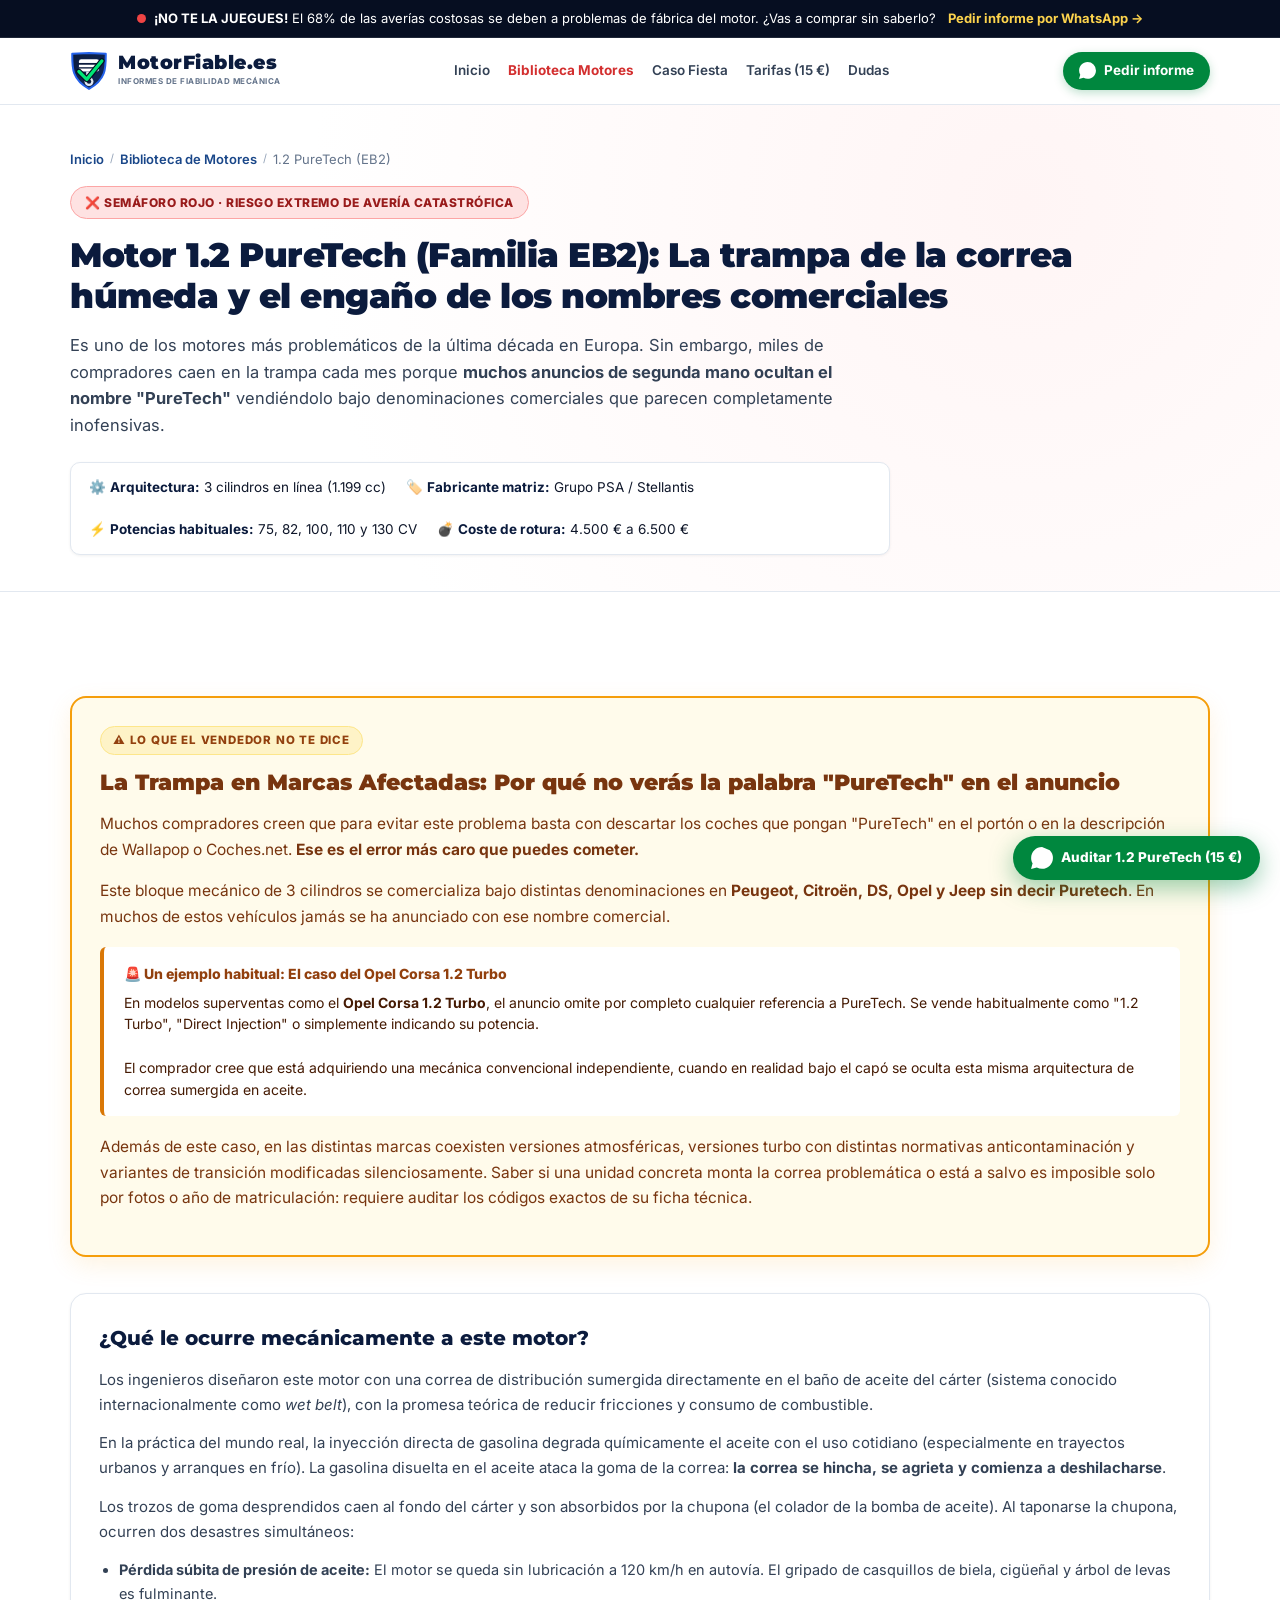
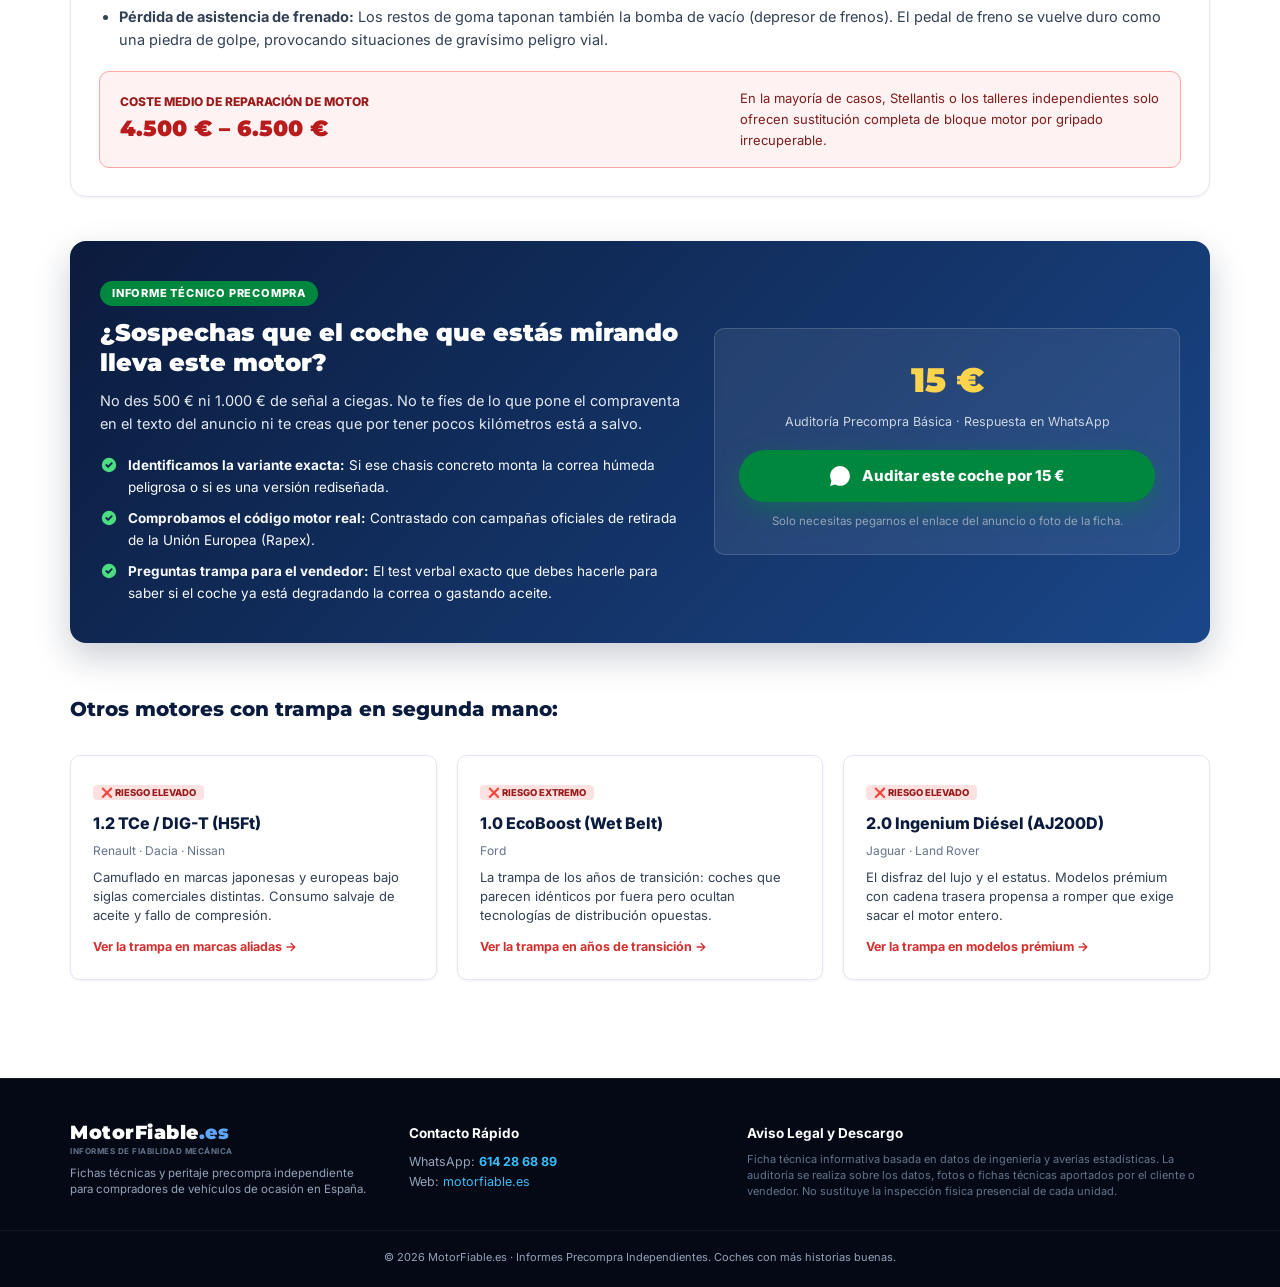
<file: motores/1-2-puretech/index.html>
<!DOCTYPE html>
<html lang="es">
<head>
  <meta charset="UTF-8">
  <meta name="viewport" content="width=device-width, initial-scale=1.0">
  <title>Motor 1.2 PureTech (EB2): Avería de Correa Húmeda y la Trampa en Marcas Afectadas · MotorFiable</title>
  <meta name="description" content="¿El coche de ocasión que estás mirando lleva el motor 1.2 PureTech? Cuidado: se comercializa bajo distintas marcas sin llamarlo PureTech. Audita el código exacto antes de dar la señal.">
  <meta name="keywords" content="1.2 puretech problemas, motor puretech averia, opel 1.2 turbo correa, peugeot 1.2 puretech fallo, citroen puretech chupona, comprar coche segunda mano puretech, informe precompra puretech">
  <link rel="canonical" href="https://motorfiable.es/motores/1-2-puretech/">

  <!-- Open Graph / Redes Sociales y WhatsApp -->
  <meta property="og:type" content="article">
  <meta property="og:locale" content="es_ES">
  <meta property="og:site_name" content="MotorFiable">
  <meta property="og:title" content="Alerta Motor 1.2 PureTech: El fallo de la correa húmeda y la trampa en marcas afectadas">
  <meta property="og:description" content="Muchos anuncios ocultan la palabra PureTech vendiéndolo bajo distintas marcas como 1.2 Turbo. Descubre cómo saber si el coche que miras está afectado antes de pagar la señal.">
  <meta property="og:url" content="https://motorfiable.es/motores/1-2-puretech/">
  <meta property="og:image" content="https://motorfiable.es/assets/afiche-comercial-original.jpg">

  <!-- Twitter Card -->
  <meta name="twitter:card" content="summary_large_image">
  <meta name="twitter:title" content="Alerta Motor 1.2 PureTech / EB2 · MotorFiable">
  <meta name="twitter:description" content="¿Vas a comprar un coche de segunda mano? Ojo con el motor 1.2 PureTech bajo distintas marcas sin decir PureTech.">
  <meta name="twitter:image" content="https://motorfiable.es/assets/afiche-comercial-original.jpg">

  <!-- Schema.org JSON-LD -->
  <script type="application/ld+json">
  {
    "@context": "https://schema.org",
    "@type": "TechArticle",
    "headline": "Motor 1.2 PureTech (Familia EB2): Análisis de Fiabilidad, Avería de Correa y la Trampa en Marcas Afectadas",
    "description": "Evaluación técnica independiente del motor tricilíndrico 1.2 PureTech de Stellantis, fallo endémico de degradación de correa de distribución en baño de aceite y la trampa bajo distintas marcas comerciales.",
    "author": {
      "@type": "Organization",
      "name": "MotorFiable",
      "url": "https://motorfiable.es"
    },
    "publisher": {
      "@type": "Organization",
      "name": "MotorFiable",
      "logo": {
        "@type": "ImageObject",
        "url": "https://motorfiable.es/assets/favicon.svg"
      }
    },
    "mainEntityOfPage": "https://motorfiable.es/motores/1-2-puretech/"
  }
  </script>

  <!-- Tipografía Google Fonts -->
  <link rel="preconnect" href="https://fonts.googleapis.com">
  <link rel="preconnect" href="https://fonts.gstatic.com" crossorigin>
  <link rel="icon" type="image/svg+xml" href="../../assets/favicon.svg">
  <link rel="icon" type="image/png" sizes="32x32" href="../../assets/favicon-32x32.png">
  <link rel="icon" type="image/png" sizes="16x16" href="../../assets/favicon-16x16.png">
  <link rel="apple-touch-icon" sizes="180x180" href="../../assets/apple-touch-icon.png">
  <link rel="shortcut icon" href="../../favicon.ico">
  <link href="https://fonts.googleapis.com/css2?family=Inter:wght@300;400;500;600;700;800;900&family=Montserrat:wght@700;800;900&display=swap" rel="stylesheet">
  
  <link rel="stylesheet" href="../../styles.css?v=2.3">
</head>
<body>

  <!-- Top Alert Bar -->
  <div class="top-announcement-bar">
    <div class="container announcement-inner">
      <div class="announcement-content">
        <span class="pulse-dot"></span>
        <span class="announcement-text">
          <strong>¡NO TE LA JUEGUES!</strong> El 68% de las averías costosas se deben a problemas de fábrica del motor. ¿Vas a comprar sin saberlo?
        </span>
      </div>
      <a href="https://wa.me/34614286889?text=Hola%2C%20quiero%20pedir%20un%20informe%20precompra" target="_blank" class="announcement-link">
        Pedir informe por WhatsApp →
      </a>
    </div>
  </div>

  <!-- Header / Navigation Principal -->
  <header class="main-header" id="navbar">
    <div class="container header-container">
      <a href="../../" class="brand-logo">
        <div class="brand-icon">
          <svg viewBox="-1 -1 34 34" fill="none" xmlns="http://www.w3.org/2000/svg">
            <defs>
              <linearGradient id="brandShieldPuretech" x1="0%" y1="0%" x2="100%" y2="100%">
                <stop offset="0%" stop-color="#0B1B3D"/>
                <stop offset="100%" stop-color="#11295E"/>
              </linearGradient>
            </defs>
            <path d="M1 0.5 L16 0 L31 0.5 C31 13 31.5 23.5 16 32 C0.5 23.5 1 13 1 0.5 Z" fill="url(#brandShieldPuretech)" stroke="#2563EB" stroke-width="1.8" stroke-linejoin="round" stroke-linecap="round"/>
            <rect x="7" y="5.5" width="18" height="11" rx="2" fill="#FFFFFF"/>
            <rect x="6" y="8.8" width="20" height="1.6" fill="#0B1B3D"/>
            <rect x="7" y="12.6" width="18" height="1.2" fill="#0B1B3D"/>
            <rect x="13.5" y="16.5" width="5" height="7.5" fill="#E2E8F0"/>
            <circle cx="16" cy="25.5" r="4" fill="#E2E8F0"/>
            <circle cx="16" cy="25.5" r="2" fill="#0B1B3D"/>
            <path d="M7 16.5 L14 23.5 L27.5 7" fill="none" stroke="#060E21" stroke-width="5" stroke-linecap="round" stroke-linejoin="round"/>
            <path d="M7 16.5 L14 23.5 L27.5 7" fill="none" stroke="#00E676" stroke-width="3" stroke-linecap="round" stroke-linejoin="round"/>
          </svg>
        </div>
        <div class="brand-names">
          <span class="logo-title">MotorFiable<span class="tld-tag">.es</span></span>
          <span class="logo-subtitle">INFORMES DE FIABILIDAD MECÁNICA</span>
        </div>
      </a>

      <!-- Menú Desktop -->
      <nav class="nav-menu" id="desktopNav">
        <a href="../../" class="nav-link">Inicio</a>
        <a href="../" class="nav-link" style="color: var(--accent-red); font-weight: 700;">Biblioteca Motores</a>
        <a href="../../#comparativa" class="nav-link">Caso Fiesta</a>
        <a href="../../#tarifas" class="nav-link">Tarifas (15 €)</a>
        <a href="../../#faq" class="nav-link">Dudas</a>
      </nav>

      <!-- Botón Cabecera y Menú Hamburguesa -->
      <div class="header-actions">
        <a href="https://wa.me/34614286889?text=Hola%2C%20quiero%20pedir%20un%20informe%20precompra" target="_blank" class="btn btn-whatsapp-header">
          <svg class="btn-wa-icon" viewBox="0 0 24 24" fill="currentColor">
            <path d="M.057 24l1.687-6.163c-1.041-1.804-1.588-3.849-1.587-5.946C.16 5.335 5.495 0 12.05 0a11.815 11.815 0 018.413 3.487 11.821 11.821 0 013.48 8.413c-.003 6.558-5.339 11.893-11.893 11.893h-.005a11.882 11.882 0 01-5.683-1.448L.057 24z"/>
          </svg>
          <span class="header-btn-text-desktop">Pedir informe</span>
          <span class="header-btn-text-mobile">Pedir informe</span>
        </a>

        <!-- Botón Toggle Menú Móvil -->
        <button class="mobile-menu-btn" id="mobileMenuBtn" aria-label="Abrir menú de navegación" onclick="toggleMobileNav()">
          <span class="hamburger-line"></span>
          <span class="hamburger-line"></span>
          <span class="hamburger-line"></span>
        </button>
      </div>
    </div>

    <!-- Menú Desplegable Móvil -->
    <div class="mobile-nav-drawer" id="mobileNavDrawer">
      <div class="container mobile-nav-links">
        <a href="../../" class="mobile-nav-link" onclick="closeMobileNav()">🏠 Portada Principal</a>
        <a href="../" class="mobile-nav-link" style="color: var(--accent-red); font-weight:800;" onclick="closeMobileNav()">🔥 Biblioteca de Motores</a>
        <a href="../1-2-puretech/" class="mobile-nav-link" onclick="closeMobileNav()">⚠️ 1.2 PureTech (Opel/PSA)</a>
        <a href="../1-2-tce-dig-t/" class="mobile-nav-link" onclick="closeMobileNav()">⚠️ 1.2 TCe / DIG-T (Nissan/Renault)</a>
        <a href="../1-0-ecoboost/" class="mobile-nav-link" onclick="closeMobileNav()">⚠️ 1.0 EcoBoost (Ford)</a>
        <a href="../2-0-ingenium/" class="mobile-nav-link" onclick="closeMobileNav()">⚠️ 2.0 Ingenium Diésel (JLR)</a>
        <a href="../../#tarifas" class="mobile-nav-link" onclick="closeMobileNav()">💶 Tarifas (15 €)</a>
        <a href="../../#faq" class="mobile-nav-link" onclick="closeMobileNav()">❓ Preguntas Frecuentes</a>
        <div class="mobile-nav-cta">
          <a href="https://wa.me/34614286889?text=Hola%2C%20quiero%20pedir%20un%20informe%20precompra" target="_blank" class="btn btn-whatsapp-lg btn-block" onclick="closeMobileNav()">
            💬 Pedir informe por WhatsApp
          </a>
        </div>
      </div>
    </div>

    <!-- Barra Rápida Horizontal Pinned en Móvil -->
    <div class="mobile-quick-bar">
      <div class="mobile-quick-scroll">
        <a href="../../" class="quick-pill">Inicio</a>
        <a href="../" class="quick-pill" style="color: var(--accent-red); font-weight: 800; border-color: #FCA5A5;">Motores</a>
        <a href="../1-2-puretech/" class="quick-pill pill-highlight">1.2 PureTech</a>
        <a href="../1-2-tce-dig-t/" class="quick-pill">1.2 DIG-T</a>
        <a href="../1-0-ecoboost/" class="quick-pill">1.0 EcoBoost</a>
        <a href="../2-0-ingenium/" class="quick-pill">2.0 Ingenium</a>
        <a href="../../#tarifas" class="quick-pill">Tarifas (15 €)</a>
      </div>
    </div>
  </header>

  <!-- Hero de la Ficha -->
  <section class="engine-hero-section">
    <div class="container">
      <nav class="breadcrumb-nav">
        <a href="../../">Inicio</a>
        <span class="breadcrumb-separator">/</span>
        <a href="../">Biblioteca de Motores</a>
        <span class="breadcrumb-separator">/</span>
        <span>1.2 PureTech (EB2)</span>
      </nav>

      <div class="engine-verdict-pill verdict-red">
        <span>❌ SEMÁFORO ROJO · RIESGO EXTREMO DE AVERÍA CATASTRÓFICA</span>
      </div>

      <h1 class="engine-page-title">
        Motor 1.2 PureTech (Familia EB2): La trampa de la correa húmeda y el engaño de los nombres comerciales
      </h1>

      <p class="engine-page-lead">
        Es uno de los motores más problemáticos de la última década en Europa. Sin embargo, miles de compradores caen en la trampa cada mes porque <strong>muchos anuncios de segunda mano ocultan el nombre "PureTech"</strong> vendiéndolo bajo denominaciones comerciales que parecen completamente inofensivas.
      </p>

      <div class="engine-quick-meta">
        <div class="meta-item">
          <span>⚙️ <strong>Arquitectura:</strong> 3 cilindros en línea (1.199 cc)</span>
        </div>
        <div class="meta-item">
          <span>🏷️ <strong>Fabricante matriz:</strong> Grupo PSA / Stellantis</span>
        </div>
        <div class="meta-item">
          <span>⚡ <strong>Potencias habituales:</strong> 75, 82, 100, 110 y 130 CV</span>
        </div>
        <div class="meta-item">
          <span>💣 <strong>Coste de rotura:</strong> 4.500 € a 6.500 €</span>
        </div>
      </div>
    </div>
  </section>

  <!-- Contenido Principal -->
  <main class="section">
    <div class="container">

      <!-- LA TRAMPA EN MARCAS AFECTADAS -->
      <div class="camouflage-card">
        <div class="camouflage-badge">⚠️ LO QUE EL VENDEDOR NO TE DICE</div>
        <h2 class="camouflage-title">La Trampa en Marcas Afectadas: Por qué no verás la palabra "PureTech" en el anuncio</h2>
        
        <p class="camouflage-desc">
          Muchos compradores creen que para evitar este problema basta con descartar los coches que pongan "PureTech" en el portón o en la descripción de Wallapop o Coches.net. <strong>Ese es el error más caro que puedes cometer.</strong>
        </p>

        <p class="camouflage-desc">
          Este bloque mecánico de 3 cilindros se comercializa bajo distintas denominaciones en <strong>Peugeot, Citroën, DS, Opel y Jeep sin decir Puretech</strong>. En muchos de estos vehículos jamás se ha anunciado con ese nombre comercial.
        </p>

        <div class="camouflage-example-box">
          <div class="camouflage-example-title">🚨 Un ejemplo habitual: El caso del Opel Corsa 1.2 Turbo</div>
          <p class="camouflage-example-text">
            En modelos superventas como el <strong>Opel Corsa 1.2 Turbo</strong>, el anuncio omite por completo cualquier referencia a PureTech. Se vende habitualmente como "1.2 Turbo", "Direct Injection" o simplemente indicando su potencia.
            <br><br>
            El comprador cree que está adquiriendo una mecánica convencional independiente, cuando en realidad bajo el capó se oculta esta misma arquitectura de correa sumergida en aceite.
          </p>
        </div>

        <p class="camouflage-desc" style="margin-top: 18px;">
          Además de este caso, en las distintas marcas coexisten versiones atmosféricas, versiones turbo con distintas normativas anticontaminación y variantes de transición modificadas silenciosamente. Saber si una unidad concreta monta la correa problemática o está a salvo es imposible solo por fotos o año de matriculación: requiere auditar los códigos exactos de su ficha técnica.
        </p>
      </div>

      <!-- EXPLICACIÓN MECÁNICA -->
      <div class="tech-breakdown-card">
        <h3>¿Qué le ocurre mecánicamente a este motor?</h3>
        <p>
          Los ingenieros diseñaron este motor con una correa de distribución sumergida directamente en el baño de aceite del cárter (sistema conocido internacionalmente como <em>wet belt</em>), con la promesa teórica de reducir fricciones y consumo de combustible.
        </p>
        <p>
          En la práctica del mundo real, la inyección directa de gasolina degrada químicamente el aceite con el uso cotidiano (especialmente en trayectos urbanos y arranques en frío). La gasolina disuelta en el aceite ataca la goma de la correa: <strong>la correa se hincha, se agrieta y comienza a deshilacharse</strong>.
        </p>
        <p>
          Los trozos de goma desprendidos caen al fondo del cárter y son absorbidos por la chupona (el colador de la bomba de aceite). Al taponarse la chupona, ocurren dos desastres simultáneos:
        </p>
        <ul style="margin-left: 20px; margin-bottom: 16px; font-size: 14.5px; color: var(--text-body); line-height: 1.6;">
          <li><strong>Pérdida súbita de presión de aceite:</strong> El motor se queda sin lubricación a 120 km/h en autovía. El gripado de casquillos de biela, cigüeñal y árbol de levas es fulminante.</li>
          <li><strong>Pérdida de asistencia de frenado:</strong> Los restos de goma taponan también la bomba de vacío (depresor de frenos). El pedal de freno se vuelve duro como una piedra de golpe, provocando situaciones de gravísimo peligro vial.</li>
        </ul>

        <div class="tech-cost-box">
          <div class="cost-info">
            <span class="cost-label">Coste medio de reparación de motor</span>
            <span class="cost-amount">4.500 € – 6.500 €</span>
          </div>
          <div style="font-size: 13px; color: #7F1D1D; max-width: 420px;">
            En la mayoría de casos, Stellantis o los talleres independientes solo ofrecen sustitución completa de bloque motor por gripado irrecuperable.
          </div>
        </div>
      </div>

      <!-- AUDITORÍA PRECOMPRA CTA BLOCK -->
      <div class="engine-audit-cta">
        <div class="audit-cta-grid">
          <div>
            <span class="audit-cta-badge">INFORME TÉCNICO PRECOMPRA</span>
            <h2 class="audit-cta-title">¿Sospechas que el coche que estás mirando lleva este motor?</h2>
            <p class="audit-cta-desc">
              No des 500 € ni 1.000 € de señal a ciegas. No te fíes de lo que pone el compraventa en el texto del anuncio ni te creas que por tener pocos kilómetros está a salvo.
            </p>

            <div class="audit-checklist">
              <div class="audit-check-item">
                <svg viewBox="0 0 20 20" fill="currentColor">
                  <path fill-rule="evenodd" d="M10 18a8 8 0 100-16 8 8 0 000 16zm3.707-9.293a1-1 0 00-1.414-1.414L9 10.586 7.707 9.293a1-1 0 00-1.414 1.414l2 2a1-1 0 001.414 0l4-4z" clip-rule="evenodd"/>
                </svg>
                <span><strong>Identificamos la variante exacta:</strong> Si ese chasis concreto monta la correa húmeda peligrosa o si es una versión rediseñada.</span>
              </div>
              <div class="audit-check-item">
                <svg viewBox="0 0 20 20" fill="currentColor">
                  <path fill-rule="evenodd" d="M10 18a8 8 0 100-16 8 8 0 000 16zm3.707-9.293a1-1 0 00-1.414-1.414L9 10.586 7.707 9.293a1-1 0 00-1.414 1.414l2 2a1-1 0 001.414 0l4-4z" clip-rule="evenodd"/>
                </svg>
                <span><strong>Comprobamos el código motor real:</strong> Contrastado con campañas oficiales de retirada de la Unión Europea (Rapex).</span>
              </div>
              <div class="audit-check-item">
                <svg viewBox="0 0 20 20" fill="currentColor">
                  <path fill-rule="evenodd" d="M10 18a8 8 0 100-16 8 8 0 000 16zm3.707-9.293a1-1 0 00-1.414-1.414L9 10.586 7.707 9.293a1-1 0 00-1.414 1.414l2 2a1-1 0 001.414 0l4-4z" clip-rule="evenodd"/>
                </svg>
                <span><strong>Preguntas trampa para el vendedor:</strong> El test verbal exacto que debes hacerle para saber si el coche ya está degradando la correa o gastando aceite.</span>
              </div>
            </div>
          </div>

          <div class="audit-cta-action">
            <div class="audit-cta-card-box">
              <div class="audit-price-tag">15 €</div>
              <div class="audit-price-sub">Auditoría Precompra Básica · Respuesta en WhatsApp</div>
              <a href="https://wa.me/34614286889?text=Hola%2C%20estoy%20mirando%20un%20coche%20que%20sospecho%20que%20lleva%20el%201.2%20PureTech%2FTurbo.%20Este%20es%20el%20enlace%3A%20" target="_blank" class="btn btn-whatsapp-giant" style="width: 100%; justify-content: center; font-size: 15px; padding: 14px 16px;">
                <svg class="btn-wa-icon-large" style="width: 20px; height: 20px;" viewBox="0 0 24 24" fill="currentColor">
                  <path d="M.057 24l1.687-6.163c-1.041-1.804-1.588-3.849-1.587-5.946C.16 5.335 5.495 0 12.05 0a11.815 11.815 0 018.413 3.487 11.821 11.821 0 013.48 8.413c-.003 6.558-5.339 11.893-11.893 11.893h-.005a11.882 11.882 0 01-5.683-1.448L.057 24z"/>
                </svg>
                <span>Auditar este coche por 15 €</span>
              </a>
              <p style="font-size: 11.5px; color: #94A3B8; margin-top: 10px; margin-bottom: 0;">
                Solo necesitas pegarnos el enlace del anuncio o foto de la ficha.
              </p>
            </div>
          </div>
        </div>
      </div>

      <!-- OTROS MOTORES EN ALERTA ROJA -->
      <div style="margin-top: 50px;">
        <h3 style="font-family: 'Montserrat', sans-serif; font-size: 20px; font-weight: 800; color: var(--primary-navy); margin-bottom: 16px;">
          Otros motores con trampa en segunda mano:
        </h3>
        <div class="engines-library-grid">
          
          <a href="../1-2-tce-dig-t/" class="library-card">
            <div>
              <span class="danger-badge">❌ RIESGO ELEVADO</span>
              <h4 style="font-size: 16px; font-weight: 800; color: var(--primary-navy); margin: 8px 0 4px;">1.2 TCe / DIG-T (H5Ft)</h4>
              <p style="font-size: 12px; color: var(--text-muted); margin-bottom: 8px;">Renault · Dacia · Nissan</p>
              <p style="font-size: 13px; color: var(--text-body); line-height: 1.45;">
                Camuflado en marcas japonesas y europeas bajo siglas comerciales distintas. Consumo salvaje de aceite y fallo de compresión.
              </p>
            </div>
            <span class="danger-card-cta">Ver la trampa en marcas aliadas →</span>
          </a>

          <a href="../1-0-ecoboost/" class="library-card">
            <div>
              <span class="danger-badge">❌ RIESGO EXTREMO</span>
              <h4 style="font-size: 16px; font-weight: 800; color: var(--primary-navy); margin: 8px 0 4px;">1.0 EcoBoost (Wet Belt)</h4>
              <p style="font-size: 12px; color: var(--text-muted); margin-bottom: 8px;">Ford</p>
              <p style="font-size: 13px; color: var(--text-body); line-height: 1.45;">
                La trampa de los años de transición: coches que parecen idénticos por fuera pero ocultan tecnologías de distribución opuestas.
              </p>
            </div>
            <span class="danger-card-cta">Ver la trampa en años de transición →</span>
          </a>

          <a href="../2-0-ingenium/" class="library-card">
            <div>
              <span class="danger-badge">❌ RIESGO ELEVADO</span>
              <h4 style="font-size: 16px; font-weight: 800; color: var(--primary-navy); margin: 8px 0 4px;">2.0 Ingenium Diésel (AJ200D)</h4>
              <p style="font-size: 12px; color: var(--text-muted); margin-bottom: 8px;">Jaguar · Land Rover</p>
              <p style="font-size: 13px; color: var(--text-body); line-height: 1.45;">
                El disfraz del lujo y el estatus. Modelos prémium con cadena trasera propensa a romper que exige sacar el motor entero.
              </p>
            </div>
            <span class="danger-card-cta">Ver la trampa en modelos prémium →</span>
          </a>

        </div>
      </div>

    </div>
  </main>

  <!-- Footer -->
  <footer class="main-footer">
    <div class="container footer-content">
      <div class="footer-left">
        <div class="brand-names">
          <span class="logo-title text-white">MotorFiable<span style="color: #60A5FA;">.es</span></span>
          <span class="logo-subtitle text-muted">INFORMES DE FIABILIDAD MECÁNICA</span>
        </div>
        <p class="footer-legal-copy">
          Fichas técnicas y peritaje precompra independiente para compradores de vehículos de ocasión en España.
        </p>
      </div>

      <div class="footer-center">
        <h4>Contacto Rápido</h4>
        <p>WhatsApp: <a href="tel:+34614286889" class="footer-link"><strong>614 28 68 89</strong></a></p>
        <p>Web: <a href="https://motorfiable.es" class="footer-link">motorfiable.es</a></p>
      </div>

      <div class="footer-right">
        <h4>Aviso Legal y Descargo</h4>
        <p class="footer-disclaimer">
          Ficha técnica informativa basada en datos de ingeniería y averías estadísticas. La auditoría se realiza sobre los datos, fotos o fichas técnicas aportados por el cliente o vendedor. No sustituye la inspección física presencial de cada unidad.
        </p>
      </div>
    </div>
    
    <div class="footer-bottom text-center">
      <p>© 2026 MotorFiable.es · Informes Precompra Independientes. Coches con más historias buenas.</p>
    </div>
  </footer>

  <!-- Floating WhatsApp -->
  <a href="https://wa.me/34614286889?text=Hola%2C%20quiero%20consultar%20un%20coche%20que%20podr%C3%ADa%20llevar%20el%201.2%20PureTech" target="_blank" class="floating-whatsapp" title="Consultar por WhatsApp">
    <svg viewBox="0 0 24 24" fill="currentColor">
      <path d="M12.05 0C5.495 0 .16 5.335.157 11.892c0 2.096.547 4.142 1.588 5.945L.057 24l6.305-1.654a11.882 11.882 0 005.683 1.448h.005c6.554 0 11.89-5.335 11.893-11.893a11.821 11.821 0 00-3.48-8.413z"/>
    </svg>
    <span class="floating-label">Auditar 1.2 PureTech (15 €)</span>
  </a>

  <script src="../../app.js"></script>
</body>
</html>
</file>
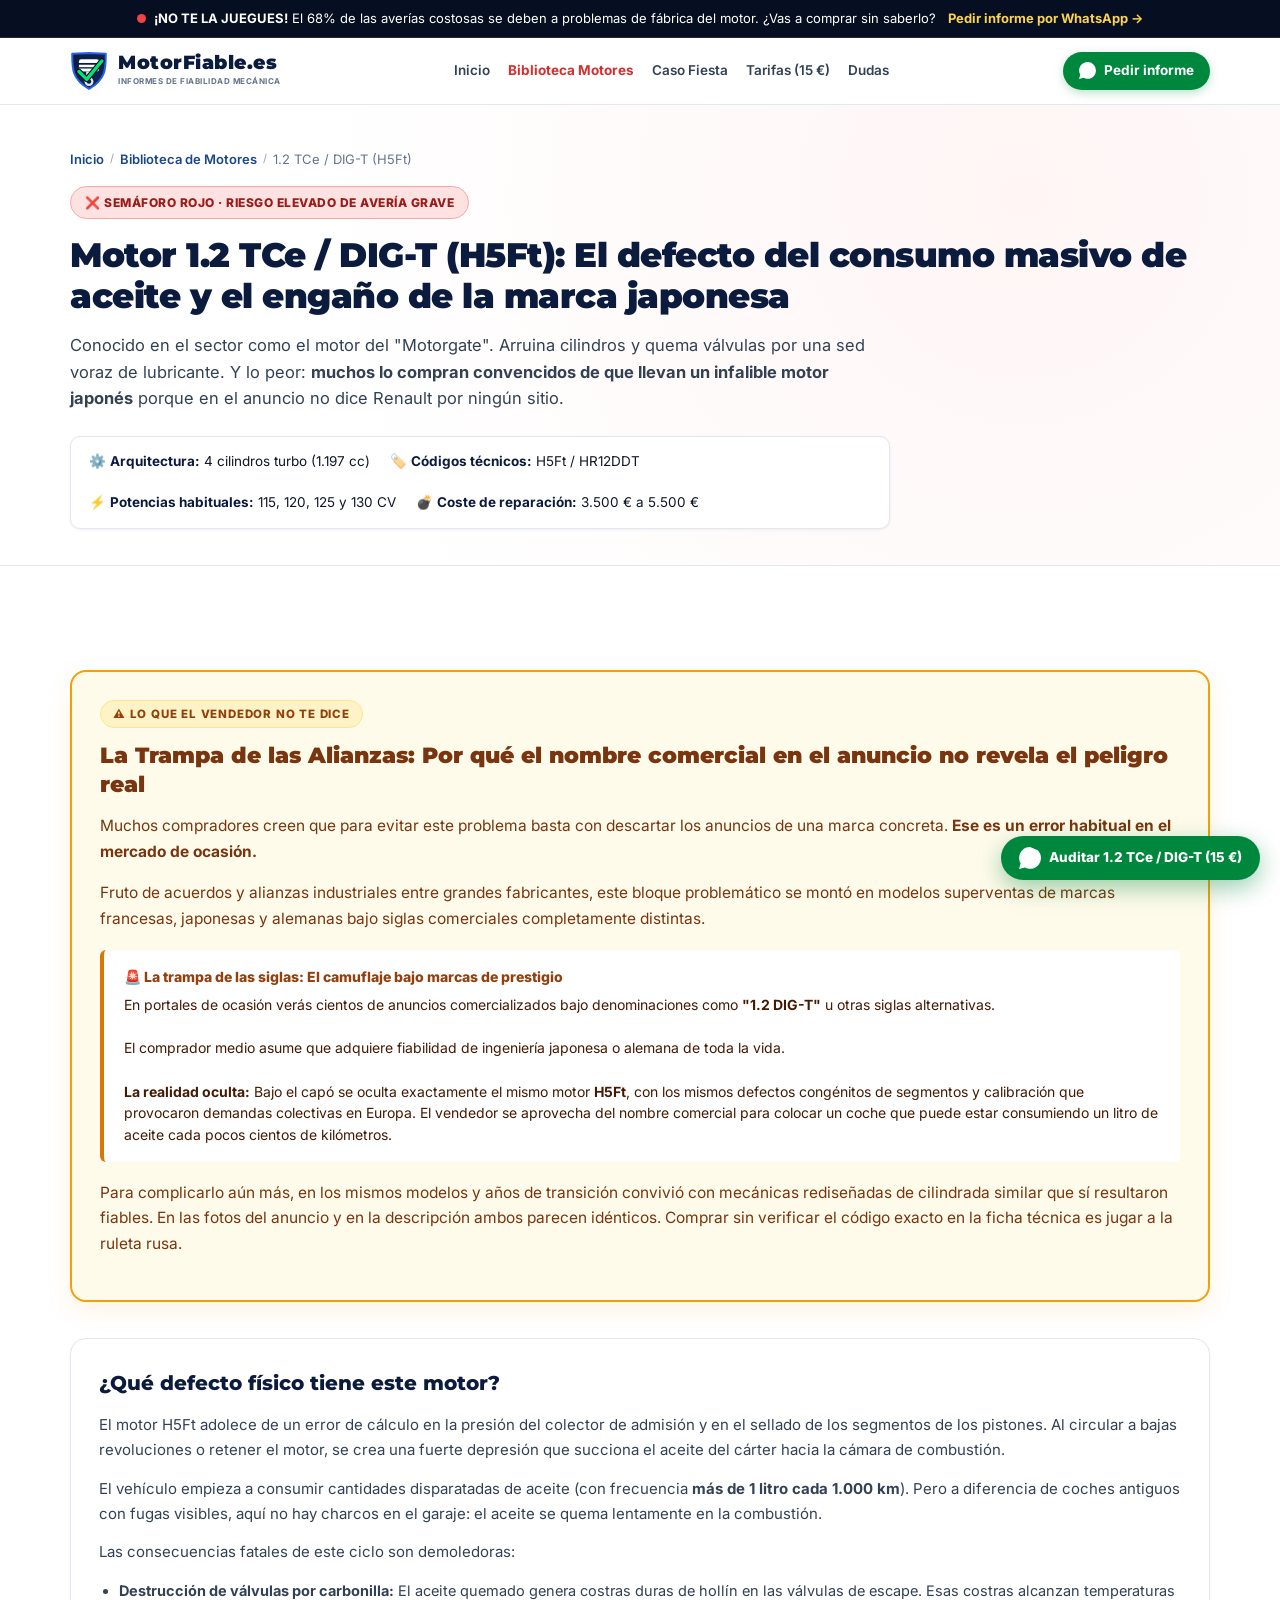
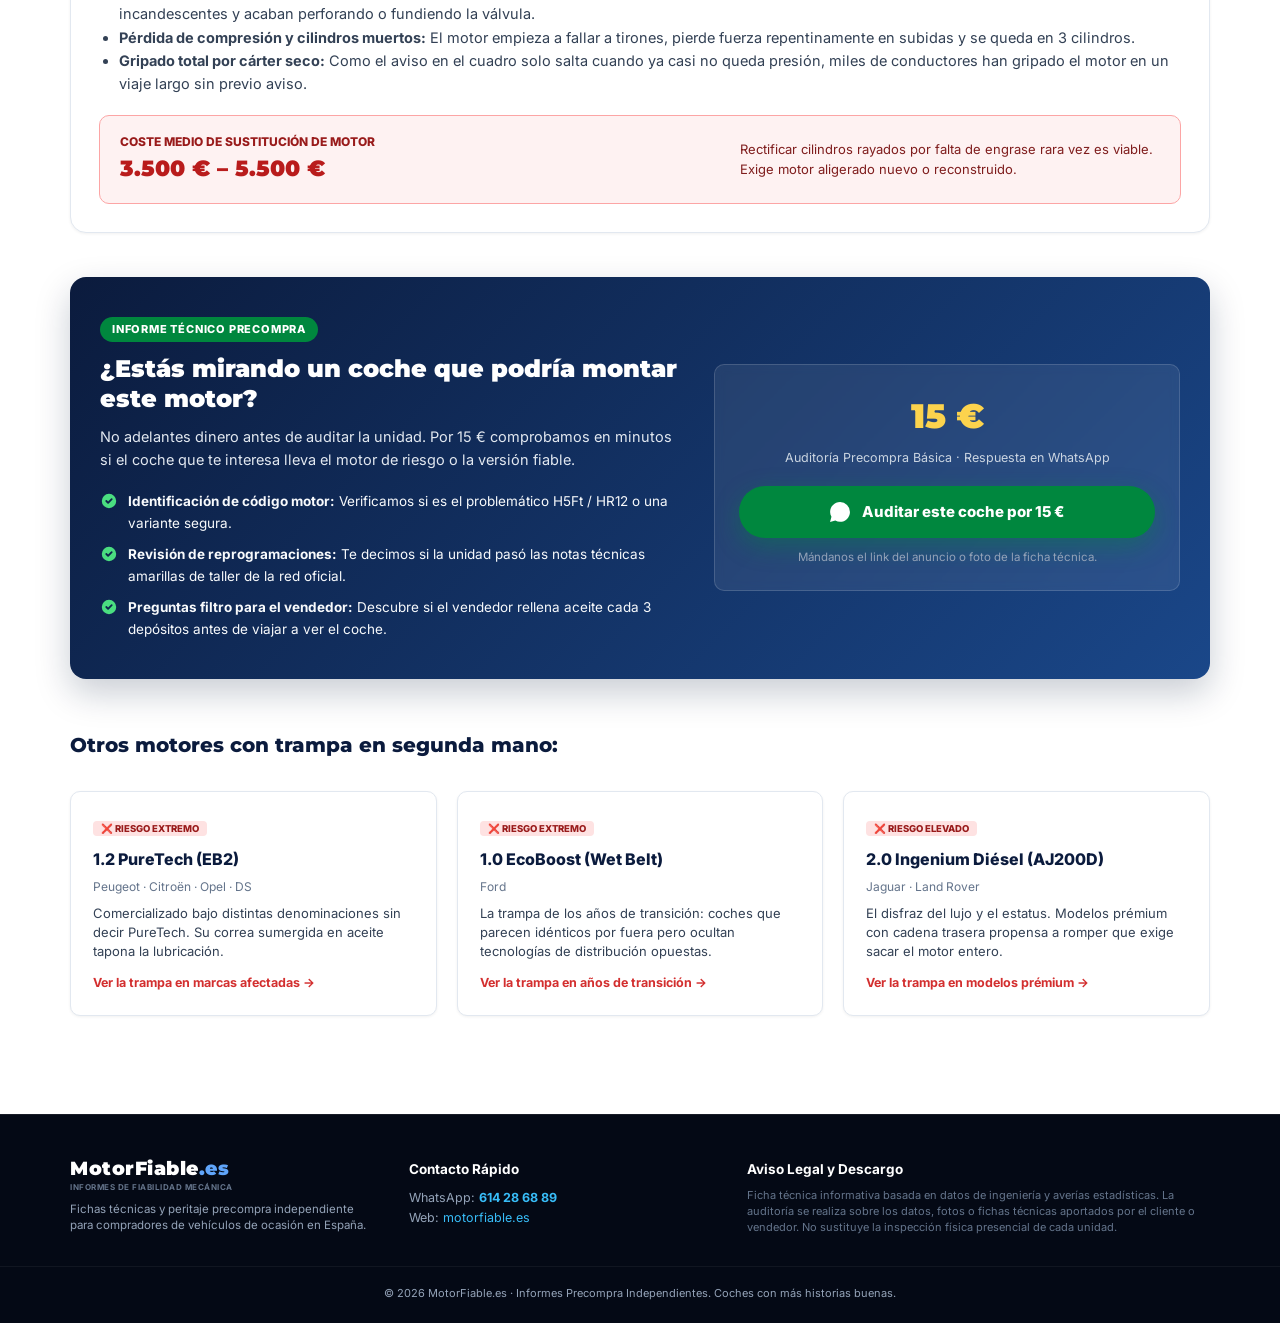
<file: motores/1-2-tce-dig-t/index.html>
<!DOCTYPE html>
<html lang="es">
<head>
  <meta charset="UTF-8">
  <meta name="viewport" content="width=device-width, initial-scale=1.0">
  <title>Motor 1.2 TCe / DIG-T (H5Ft): Consumo Salvaje de Aceite y la Trampa de las Alianzas · MotorFiable</title>
  <meta name="description" content="¿El coche de ocasión que estás mirando lleva este motor 1.2? Cuidado: bajo diversas siglas comerciales se oculta el bloque H5Ft con consumo desmedido de aceite. Audita antes de pagar la señal.">
  <meta name="keywords" content="1.2 tce problemas, nissan 1.2 dig-t averia, consumo aceite h5ft, fallo motor 1.2 turbo, comprar coche segunda mano, informe precompra motorfiable">
  <link rel="canonical" href="https://motorfiable.es/motores/1-2-tce-dig-t/">

  <!-- Open Graph / Redes Sociales y WhatsApp -->
  <meta property="og:type" content="article">
  <meta property="og:locale" content="es_ES">
  <meta property="og:site_name" content="MotorFiable">
  <meta property="og:title" content="Alerta Motor 1.2 TCe / DIG-T: El fallo de fábrica y la trampa de las marcas aliadas">
  <meta property="og:description" content="¿Pensabas que era otra mecánica? Cuidado: bajo diversas siglas comerciales se oculta un motor con consumo brutal de aceite. Audita el código antes de la señal por 15 €.">
  <meta property="og:url" content="https://motorfiable.es/motores/1-2-tce-dig-t/">
  <meta property="og:image" content="https://motorfiable.es/assets/afiche-comercial-original.jpg">

  <!-- Twitter Card -->
  <meta name="twitter:card" content="summary_large_image">
  <meta name="twitter:title" content="Alerta Motor 1.2 TCe / DIG-T (H5Ft) · MotorFiable">
  <meta name="twitter:description" content="La trampa de este motor en marcas aliadas y su defecto congénito de consumo masivo de aceite.">
  <meta name="twitter:image" content="https://motorfiable.es/assets/afiche-comercial-original.jpg">

  <!-- Schema.org JSON-LD -->
  <script type="application/ld+json">
  {
    "@context": "https://schema.org",
    "@type": "TechArticle",
    "headline": "Motor 1.2 TCe y 1.2 DIG-T (Familia H5Ft / HR12DDT): Análisis de Fallos y la Trampa en Marcas Aliadas",
    "description": "Evaluación técnica de la mecánica 1.2 y su comercialización bajo distintas siglas en marcas aliadas. Defecto congénito de consumo desmedido de aceite y perforación de válvulas.",
    "author": {
      "@type": "Organization",
      "name": "MotorFiable",
      "url": "https://motorfiable.es"
    },
    "publisher": {
      "@type": "Organization",
      "name": "MotorFiable",
      "logo": {
        "@type": "ImageObject",
        "url": "https://motorfiable.es/assets/favicon.svg"
      }
    },
    "mainEntityOfPage": "https://motorfiable.es/motores/1-2-tce-dig-t/"
  }
  </script>

  <!-- Tipografía Google Fonts -->
  <link rel="preconnect" href="https://fonts.googleapis.com">
  <link rel="preconnect" href="https://fonts.gstatic.com" crossorigin>
  <link rel="icon" type="image/svg+xml" href="../../assets/favicon.svg">
  <link rel="icon" type="image/png" sizes="32x32" href="../../assets/favicon-32x32.png">
  <link rel="icon" type="image/png" sizes="16x16" href="../../assets/favicon-16x16.png">
  <link rel="apple-touch-icon" sizes="180x180" href="../../assets/apple-touch-icon.png">
  <link rel="shortcut icon" href="../../favicon.ico">
  <link href="https://fonts.googleapis.com/css2?family=Inter:wght@300;400;500;600;700;800;900&family=Montserrat:wght@700;800;900&display=swap" rel="stylesheet">
  
  <link rel="stylesheet" href="../../styles.css?v=2.3">
</head>
<body>

  <!-- Top Alert Bar -->
  <div class="top-announcement-bar">
    <div class="container announcement-inner">
      <div class="announcement-content">
        <span class="pulse-dot"></span>
        <span class="announcement-text">
          <strong>¡NO TE LA JUEGUES!</strong> El 68% de las averías costosas se deben a problemas de fábrica del motor. ¿Vas a comprar sin saberlo?
        </span>
      </div>
      <a href="https://wa.me/34614286889?text=Hola%2C%20quiero%20pedir%20un%20informe%20precompra" target="_blank" class="announcement-link">
        Pedir informe por WhatsApp →
      </a>
    </div>
  </div>

  <!-- Header / Navigation Principal -->
  <header class="main-header" id="navbar">
    <div class="container header-container">
      <a href="../../" class="brand-logo">
        <div class="brand-icon">
          <svg viewBox="-1 -1 34 34" fill="none" xmlns="http://www.w3.org/2000/svg">
            <defs>
              <linearGradient id="brandShieldTce" x1="0%" y1="0%" x2="100%" y2="100%">
                <stop offset="0%" stop-color="#0B1B3D"/>
                <stop offset="100%" stop-color="#11295E"/>
              </linearGradient>
            </defs>
            <path d="M1 0.5 L16 0 L31 0.5 C31 13 31.5 23.5 16 32 C0.5 23.5 1 13 1 0.5 Z" fill="url(#brandShieldTce)" stroke="#2563EB" stroke-width="1.8" stroke-linejoin="round" stroke-linecap="round"/>
            <rect x="7" y="5.5" width="18" height="11" rx="2" fill="#FFFFFF"/>
            <rect x="6" y="8.8" width="20" height="1.6" fill="#0B1B3D"/>
            <rect x="7" y="12.6" width="18" height="1.2" fill="#0B1B3D"/>
            <rect x="13.5" y="16.5" width="5" height="7.5" fill="#E2E8F0"/>
            <circle cx="16" cy="25.5" r="4" fill="#E2E8F0"/>
            <circle cx="16" cy="25.5" r="2" fill="#0B1B3D"/>
            <path d="M7 16.5 L14 23.5 L27.5 7" fill="none" stroke="#060E21" stroke-width="5" stroke-linecap="round" stroke-linejoin="round"/>
            <path d="M7 16.5 L14 23.5 L27.5 7" fill="none" stroke="#00E676" stroke-width="3" stroke-linecap="round" stroke-linejoin="round"/>
          </svg>
        </div>
        <div class="brand-names">
          <span class="logo-title">MotorFiable<span class="tld-tag">.es</span></span>
          <span class="logo-subtitle">INFORMES DE FIABILIDAD MECÁNICA</span>
        </div>
      </a>

      <!-- Menú Desktop -->
      <nav class="nav-menu" id="desktopNav">
        <a href="../../" class="nav-link">Inicio</a>
        <a href="../" class="nav-link" style="color: var(--accent-red); font-weight: 700;">Biblioteca Motores</a>
        <a href="../../#comparativa" class="nav-link">Caso Fiesta</a>
        <a href="../../#tarifas" class="nav-link">Tarifas (15 €)</a>
        <a href="../../#faq" class="nav-link">Dudas</a>
      </nav>

      <!-- Botón Cabecera y Menú Hamburguesa -->
      <div class="header-actions">
        <a href="https://wa.me/34614286889?text=Hola%2C%20quiero%20pedir%20un%20informe%20precompra" target="_blank" class="btn btn-whatsapp-header">
          <svg class="btn-wa-icon" viewBox="0 0 24 24" fill="currentColor">
            <path d="M.057 24l1.687-6.163c-1.041-1.804-1.588-3.849-1.587-5.946C.16 5.335 5.495 0 12.05 0a11.815 11.815 0 018.413 3.487 11.821 11.821 0 013.48 8.413c-.003 6.558-5.339 11.893-11.893 11.893h-.005a11.882 11.882 0 01-5.683-1.448L.057 24z"/>
          </svg>
          <span class="header-btn-text-desktop">Pedir informe</span>
          <span class="header-btn-text-mobile">Pedir informe</span>
        </a>

        <!-- Botón Toggle Menú Móvil -->
        <button class="mobile-menu-btn" id="mobileMenuBtn" aria-label="Abrir menú de navegación" onclick="toggleMobileNav()">
          <span class="hamburger-line"></span>
          <span class="hamburger-line"></span>
          <span class="hamburger-line"></span>
        </button>
      </div>
    </div>

    <!-- Menú Desplegable Móvil -->
    <div class="mobile-nav-drawer" id="mobileNavDrawer">
      <div class="container mobile-nav-links">
        <a href="../../" class="mobile-nav-link" onclick="closeMobileNav()">🏠 Portada Principal</a>
        <a href="../" class="mobile-nav-link" style="color: var(--accent-red); font-weight:800;" onclick="closeMobileNav()">🔥 Biblioteca de Motores</a>
        <a href="../1-2-puretech/" class="mobile-nav-link" onclick="closeMobileNav()">⚠️ 1.2 PureTech (Opel/PSA)</a>
        <a href="../1-2-tce-dig-t/" class="mobile-nav-link" onclick="closeMobileNav()">⚠️ 1.2 TCe / DIG-T (Nissan/Renault)</a>
        <a href="../1-0-ecoboost/" class="mobile-nav-link" onclick="closeMobileNav()">⚠️ 1.0 EcoBoost (Ford)</a>
        <a href="../2-0-ingenium/" class="mobile-nav-link" onclick="closeMobileNav()">⚠️ 2.0 Ingenium Diésel (JLR)</a>
        <a href="../../#tarifas" class="mobile-nav-link" onclick="closeMobileNav()">💶 Tarifas (15 €)</a>
        <a href="../../#faq" class="mobile-nav-link" onclick="closeMobileNav()">❓ Preguntas Frecuentes</a>
        <div class="mobile-nav-cta">
          <a href="https://wa.me/34614286889?text=Hola%2C%20quiero%20pedir%20un%20informe%20precompra" target="_blank" class="btn btn-whatsapp-lg btn-block" onclick="closeMobileNav()">
            💬 Pedir informe por WhatsApp
          </a>
        </div>
      </div>
    </div>

    <!-- Barra Rápida Horizontal Pinned en Móvil -->
    <div class="mobile-quick-bar">
      <div class="mobile-quick-scroll">
        <a href="../../" class="quick-pill">Inicio</a>
        <a href="../" class="quick-pill" style="color: var(--accent-red); font-weight: 800; border-color: #FCA5A5;">Motores</a>
        <a href="../1-2-puretech/" class="quick-pill">1.2 PureTech</a>
        <a href="../1-2-tce-dig-t/" class="quick-pill pill-highlight">1.2 DIG-T</a>
        <a href="../1-0-ecoboost/" class="quick-pill">1.0 EcoBoost</a>
        <a href="../2-0-ingenium/" class="quick-pill">2.0 Ingenium</a>
        <a href="../../#tarifas" class="quick-pill">Tarifas (15 €)</a>
      </div>
    </div>
  </header>

  <!-- Hero de la Ficha -->
  <section class="engine-hero-section">
    <div class="container">
      <nav class="breadcrumb-nav">
        <a href="../../">Inicio</a>
        <span class="breadcrumb-separator">/</span>
        <a href="../">Biblioteca de Motores</a>
        <span class="breadcrumb-separator">/</span>
        <span>1.2 TCe / DIG-T (H5Ft)</span>
      </nav>

      <div class="engine-verdict-pill verdict-red">
        <span>❌ SEMÁFORO ROJO · RIESGO ELEVADO DE AVERÍA GRAVE</span>
      </div>

      <h1 class="engine-page-title">
        Motor 1.2 TCe / DIG-T (H5Ft): El defecto del consumo masivo de aceite y el engaño de la marca japonesa
      </h1>

      <p class="engine-page-lead">
        Conocido en el sector como el motor del "Motorgate". Arruina cilindros y quema válvulas por una sed voraz de lubricante. Y lo peor: <strong>muchos lo compran convencidos de que llevan un infalible motor japonés</strong> porque en el anuncio no dice Renault por ningún sitio.
      </p>

      <div class="engine-quick-meta">
        <div class="meta-item">
          <span>⚙️ <strong>Arquitectura:</strong> 4 cilindros turbo (1.197 cc)</span>
        </div>
        <div class="meta-item">
          <span>🏷️ <strong>Códigos técnicos:</strong> H5Ft / HR12DDT</span>
        </div>
        <div class="meta-item">
          <span>⚡ <strong>Potencias habituales:</strong> 115, 120, 125 y 130 CV</span>
        </div>
        <div class="meta-item">
          <span>💣 <strong>Coste de reparación:</strong> 3.500 € a 5.500 €</span>
        </div>
      </div>
    </div>
  </section>

  <!-- Contenido Principal -->
  <main class="section">
    <div class="container">

      <!-- LA TRAMPA DE LAS ALIANZAS -->
      <div class="camouflage-card">
        <div class="camouflage-badge">⚠️ LO QUE EL VENDEDOR NO TE DICE</div>
        <h2 class="camouflage-title">La Trampa de las Alianzas: Por qué el nombre comercial en el anuncio no revela el peligro real</h2>
        
        <p class="camouflage-desc">
          Muchos compradores creen que para evitar este problema basta con descartar los anuncios de una marca concreta. <strong>Ese es un error habitual en el mercado de ocasión.</strong>
        </p>

        <p class="camouflage-desc">
          Fruto de acuerdos y alianzas industriales entre grandes fabricantes, este bloque problemático se montó en modelos superventas de marcas francesas, japonesas y alemanas bajo siglas comerciales completamente distintas.
        </p>

        <div class="camouflage-example-box">
          <div class="camouflage-example-title">🚨 La trampa de las siglas: El camuflaje bajo marcas de prestigio</div>
          <p class="camouflage-example-text">
            En portales de ocasión verás cientos de anuncios comercializados bajo denominaciones como <strong>"1.2 DIG-T"</strong> u otras siglas alternativas. 
            <br><br>
            El comprador medio asume que adquiere fiabilidad de ingeniería japonesa o alemana de toda la vida. 
            <br><br>
            <strong>La realidad oculta:</strong> Bajo el capó se oculta exactamente el mismo motor <strong>H5Ft</strong>, con los mismos defectos congénitos de segmentos y calibración que provocaron demandas colectivas en Europa. El vendedor se aprovecha del nombre comercial para colocar un coche que puede estar consumiendo un litro de aceite cada pocos cientos de kilómetros.
          </p>
        </div>

        <p class="camouflage-desc" style="margin-top: 18px;">
          Para complicarlo aún más, en los mismos modelos y años de transición convivió con mecánicas rediseñadas de cilindrada similar que sí resultaron fiables. En las fotos del anuncio y en la descripción ambos parecen idénticos. Comprar sin verificar el código exacto en la ficha técnica es jugar a la ruleta rusa.
        </p>
      </div>

      <!-- EXPLICACIÓN MECÁNICA -->
      <div class="tech-breakdown-card">
        <h3>¿Qué defecto físico tiene este motor?</h3>
        <p>
          El motor H5Ft adolece de un error de cálculo en la presión del colector de admisión y en el sellado de los segmentos de los pistones. Al circular a bajas revoluciones o retener el motor, se crea una fuerte depresión que succiona el aceite del cárter hacia la cámara de combustión.
        </p>
        <p>
          El vehículo empieza a consumir cantidades disparatadas de aceite (con frecuencia <strong>más de 1 litro cada 1.000 km</strong>). Pero a diferencia de coches antiguos con fugas visibles, aquí no hay charcos en el garaje: el aceite se quema lentamente en la combustión.
        </p>
        <p>
          Las consecuencias fatales de este ciclo son demoledoras:
        </p>
        <ul style="margin-left: 20px; margin-bottom: 16px; font-size: 14.5px; color: var(--text-body); line-height: 1.6;">
          <li><strong>Destrucción de válvulas por carbonilla:</strong> El aceite quemado genera costras duras de hollín en las válvulas de escape. Esas costras alcanzan temperaturas incandescentes y acaban perforando o fundiendo la válvula.</li>
          <li><strong>Pérdida de compresión y cilindros muertos:</strong> El motor empieza a fallar a tirones, pierde fuerza repentinamente en subidas y se queda en 3 cilindros.</li>
          <li><strong>Gripado total por cárter seco:</strong> Como el aviso en el cuadro solo salta cuando ya casi no queda presión, miles de conductores han gripado el motor en un viaje largo sin previo aviso.</li>
        </ul>

        <div class="tech-cost-box">
          <div class="cost-info">
            <span class="cost-label">Coste medio de sustitución de motor</span>
            <span class="cost-amount">3.500 € – 5.500 €</span>
          </div>
          <div style="font-size: 13px; color: #7F1D1D; max-width: 420px;">
            Rectificar cilindros rayados por falta de engrase rara vez es viable. Exige motor aligerado nuevo o reconstruido.
          </div>
        </div>
      </div>

      <!-- AUDITORÍA PRECOMPRA CTA BLOCK -->
      <div class="engine-audit-cta">
        <div class="audit-cta-grid">
          <div>
            <span class="audit-cta-badge">INFORME TÉCNICO PRECOMPRA</span>
            <h2 class="audit-cta-title">¿Estás mirando un coche que podría montar este motor?</h2>
            <p class="audit-cta-desc">
              No adelantes dinero antes de auditar la unidad. Por 15 € comprobamos en minutos si el coche que te interesa lleva el motor de riesgo o la versión fiable.
            </p>

            <div class="audit-checklist">
              <div class="audit-check-item">
                <svg viewBox="0 0 20 20" fill="currentColor">
                  <path fill-rule="evenodd" d="M10 18a8 8 0 100-16 8 8 0 000 16zm3.707-9.293a1-1 0 00-1.414-1.414L9 10.586 7.707 9.293a1-1 0 00-1.414 1.414l2 2a1-1 0 001.414 0l4-4z" clip-rule="evenodd"/>
                </svg>
                <span><strong>Identificación de código motor:</strong> Verificamos si es el problemático H5Ft / HR12 o una variante segura.</span>
              </div>
              <div class="audit-check-item">
                <svg viewBox="0 0 20 20" fill="currentColor">
                  <path fill-rule="evenodd" d="M10 18a8 8 0 100-16 8 8 0 000 16zm3.707-9.293a1-1 0 00-1.414-1.414L9 10.586 7.707 9.293a1-1 0 00-1.414 1.414l2 2a1-1 0 001.414 0l4-4z" clip-rule="evenodd"/>
                </svg>
                <span><strong>Revisión de reprogramaciones:</strong> Te decimos si la unidad pasó las notas técnicas amarillas de taller de la red oficial.</span>
              </div>
              <div class="audit-check-item">
                <svg viewBox="0 0 20 20" fill="currentColor">
                  <path fill-rule="evenodd" d="M10 18a8 8 0 100-16 8 8 0 000 16zm3.707-9.293a1-1 0 00-1.414-1.414L9 10.586 7.707 9.293a1-1 0 00-1.414 1.414l2 2a1-1 0 001.414 0l4-4z" clip-rule="evenodd"/>
                </svg>
                <span><strong>Preguntas filtro para el vendedor:</strong> Descubre si el vendedor rellena aceite cada 3 depósitos antes de viajar a ver el coche.</span>
              </div>
            </div>
          </div>

          <div class="audit-cta-action">
            <div class="audit-cta-card-box">
              <div class="audit-price-tag">15 €</div>
              <div class="audit-price-sub">Auditoría Precompra Básica · Respuesta en WhatsApp</div>
              <a href="https://wa.me/34614286889?text=Hola%2C%20estoy%20mirando%20un%20coche%20que%20podr%C3%ADa%20llevar%20el%201.2%20TCe%20o%20DIG-T.%20Este%20es%20el%20enlace%3A%20" target="_blank" class="btn btn-whatsapp-giant" style="width: 100%; justify-content: center; font-size: 15px; padding: 14px 16px;">
                <svg class="btn-wa-icon-large" style="width: 20px; height: 20px;" viewBox="0 0 24 24" fill="currentColor">
                  <path d="M.057 24l1.687-6.163c-1.041-1.804-1.588-3.849-1.587-5.946C.16 5.335 5.495 0 12.05 0a11.815 11.815 0 018.413 3.487 11.821 11.821 0 013.48 8.413c-.003 6.558-5.339 11.893-11.893 11.893h-.005a11.882 11.882 0 01-5.683-1.448L.057 24z"/>
                </svg>
                <span>Auditar este coche por 15 €</span>
              </a>
              <p style="font-size: 11.5px; color: #94A3B8; margin-top: 10px; margin-bottom: 0;">
                Mándanos el link del anuncio o foto de la ficha técnica.
              </p>
            </div>
          </div>
        </div>
      </div>

      <!-- OTROS MOTORES EN ALERTA ROJA -->
      <div style="margin-top: 50px;">
        <h3 style="font-family: 'Montserrat', sans-serif; font-size: 20px; font-weight: 800; color: var(--primary-navy); margin-bottom: 16px;">
          Otros motores con trampa en segunda mano:
        </h3>
        <div class="engines-library-grid">
          
          <a href="../1-2-puretech/" class="library-card">
            <div>
              <span class="danger-badge">❌ RIESGO EXTREMO</span>
              <h4 style="font-size: 16px; font-weight: 800; color: var(--primary-navy); margin: 8px 0 4px;">1.2 PureTech (EB2)</h4>
              <p style="font-size: 12px; color: var(--text-muted); margin-bottom: 8px;">Peugeot · Citroën · Opel · DS</p>
              <p style="font-size: 13px; color: var(--text-body); line-height: 1.45;">
                Comercializado bajo distintas denominaciones sin decir PureTech. Su correa sumergida en aceite tapona la lubricación.
              </p>
            </div>
            <span class="danger-card-cta">Ver la trampa en marcas afectadas →</span>
          </a>

          <a href="../1-0-ecoboost/" class="library-card">
            <div>
              <span class="danger-badge">❌ RIESGO EXTREMO</span>
              <h4 style="font-size: 16px; font-weight: 800; color: var(--primary-navy); margin: 8px 0 4px;">1.0 EcoBoost (Wet Belt)</h4>
              <p style="font-size: 12px; color: var(--text-muted); margin-bottom: 8px;">Ford</p>
              <p style="font-size: 13px; color: var(--text-body); line-height: 1.45;">
                La trampa de los años de transición: coches que parecen idénticos por fuera pero ocultan tecnologías de distribución opuestas.
              </p>
            </div>
            <span class="danger-card-cta">Ver la trampa en años de transición →</span>
          </a>

          <a href="../2-0-ingenium/" class="library-card">
            <div>
              <span class="danger-badge">❌ RIESGO ELEVADO</span>
              <h4 style="font-size: 16px; font-weight: 800; color: var(--primary-navy); margin: 8px 0 4px;">2.0 Ingenium Diésel (AJ200D)</h4>
              <p style="font-size: 12px; color: var(--text-muted); margin-bottom: 8px;">Jaguar · Land Rover</p>
              <p style="font-size: 13px; color: var(--text-body); line-height: 1.45;">
                El disfraz del lujo y el estatus. Modelos prémium con cadena trasera propensa a romper que exige sacar el motor entero.
              </p>
            </div>
            <span class="danger-card-cta">Ver la trampa en modelos prémium →</span>
          </a>

        </div>
      </div>

    </div>
  </main>

  <!-- Footer -->
  <footer class="main-footer">
    <div class="container footer-content">
      <div class="footer-left">
        <div class="brand-names">
          <span class="logo-title text-white">MotorFiable<span style="color: #60A5FA;">.es</span></span>
          <span class="logo-subtitle text-muted">INFORMES DE FIABILIDAD MECÁNICA</span>
        </div>
        <p class="footer-legal-copy">
          Fichas técnicas y peritaje precompra independiente para compradores de vehículos de ocasión en España.
        </p>
      </div>

      <div class="footer-center">
        <h4>Contacto Rápido</h4>
        <p>WhatsApp: <a href="tel:+34614286889" class="footer-link"><strong>614 28 68 89</strong></a></p>
        <p>Web: <a href="https://motorfiable.es" class="footer-link">motorfiable.es</a></p>
      </div>

      <div class="footer-right">
        <h4>Aviso Legal y Descargo</h4>
        <p class="footer-disclaimer">
          Ficha técnica informativa basada en datos de ingeniería y averías estadísticas. La auditoría se realiza sobre los datos, fotos o fichas técnicas aportados por el cliente o vendedor. No sustituye la inspección física presencial de cada unidad.
        </p>
      </div>
    </div>
    
    <div class="footer-bottom text-center">
      <p>© 2026 MotorFiable.es · Informes Precompra Independientes. Coches con más historias buenas.</p>
    </div>
  </footer>

  <!-- Floating WhatsApp -->
  <a href="https://wa.me/34614286889?text=Hola%2C%20quiero%20consultar%20un%20coche%20que%20podr%C3%ADa%20llevar%20el%201.2%20TCe%20o%20DIG-T" target="_blank" class="floating-whatsapp" title="Consultar por WhatsApp">
    <svg viewBox="0 0 24 24" fill="currentColor">
      <path d="M12.05 0C5.495 0 .16 5.335.157 11.892c0 2.096.547 4.142 1.588 5.945L.057 24l6.305-1.654a11.882 11.882 0 005.683 1.448h.005c6.554 0 11.89-5.335 11.893-11.893a11.821 11.821 0 00-3.48-8.413z"/>
    </svg>
    <span class="floating-label">Auditar 1.2 TCe / DIG-T (15 €)</span>
  </a>

  <script src="../../app.js"></script>
</body>
</html>
</file>
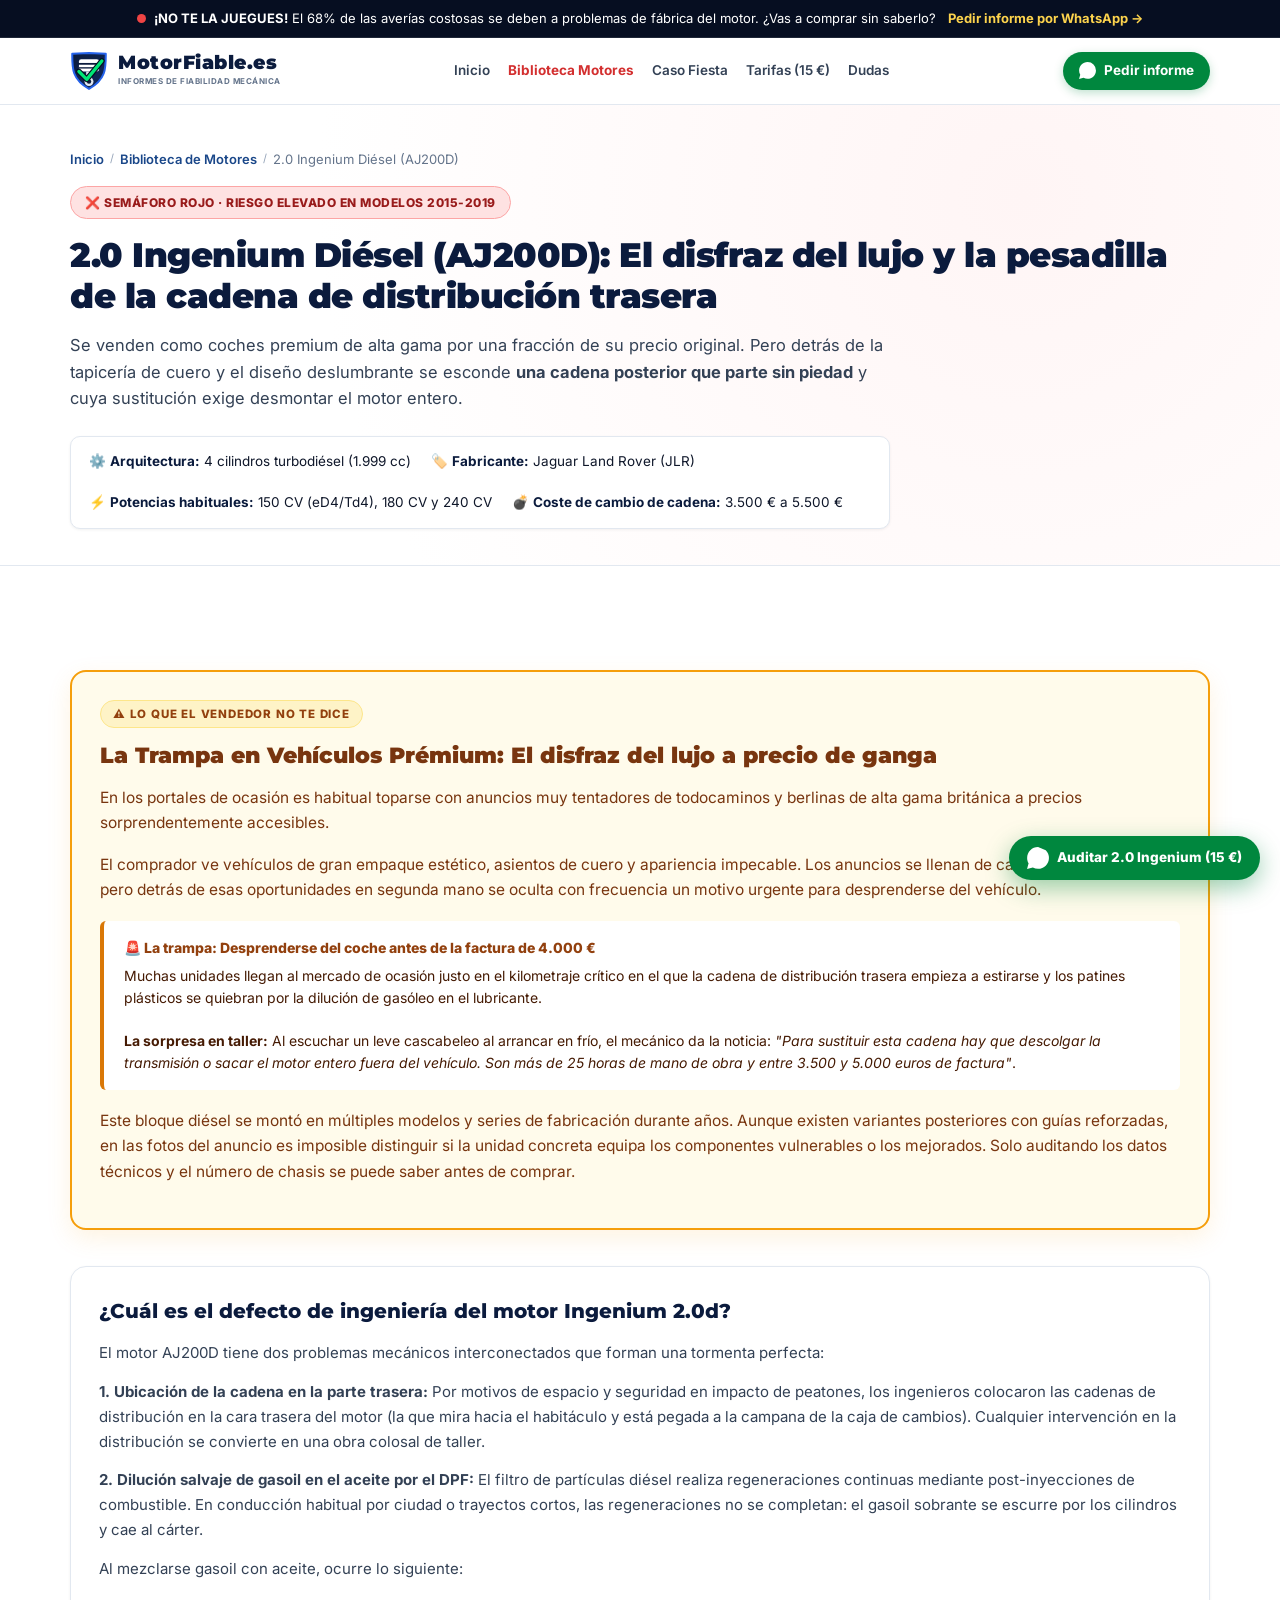
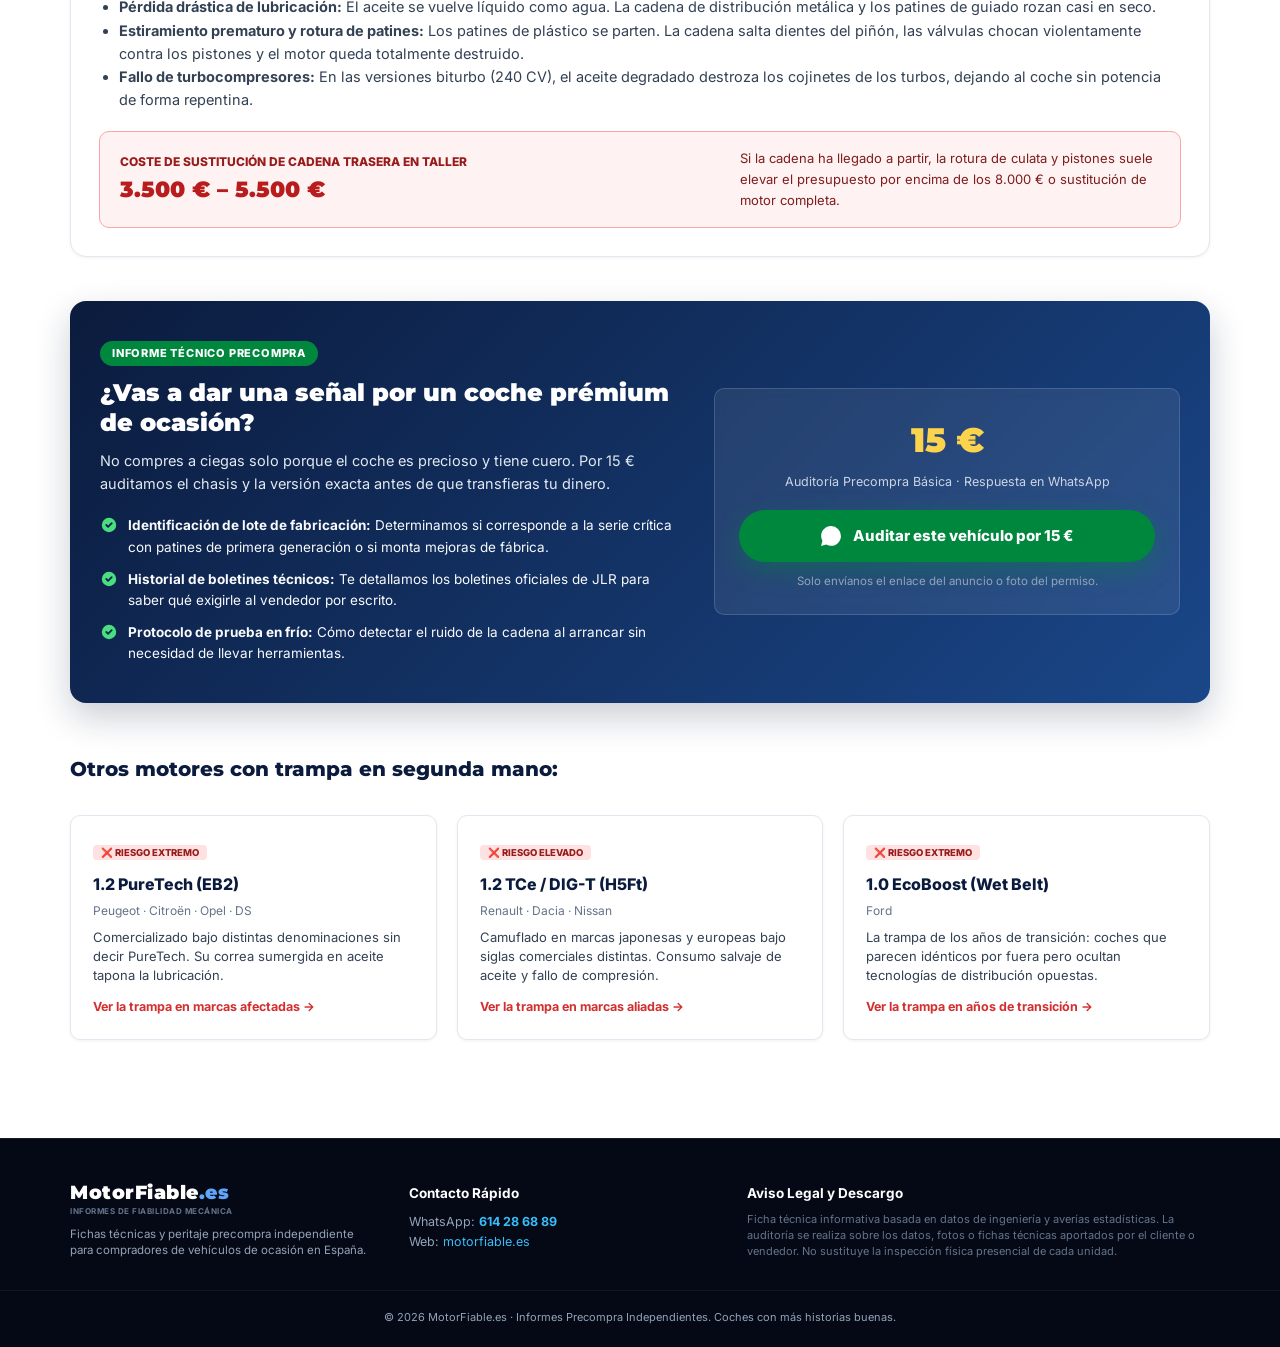
<file: motores/2-0-ingenium/index.html>
<!DOCTYPE html>
<html lang="es">
<head>
  <meta charset="UTF-8">
  <meta name="viewport" content="width=device-width, initial-scale=1.0">
  <title>Motor 2.0 Ingenium Diésel (AJ200D): Cadena Trasera y el Disfraz del Lujo · MotorFiable</title>
  <meta name="description" content="¿Mirando un todocamino o berlina de alta gama británica de ocasión? Cuidado: el motor 2.0 Ingenium AJ200D esconde rotura de cadena trasera y dilución de gasoil. Audita antes de pagar la señal.">
  <meta name="keywords" content="jaguar 2.0 ingenium problemas, range rover evoque rotura cadena, fallo motor aj200d, discovery sport problemas motor, comprar evoque segunda mano, informe precompra jaguar land rover">
  <link rel="canonical" href="https://motorfiable.es/motores/2-0-ingenium/">

  <!-- Open Graph / Redes Sociales y WhatsApp -->
  <meta property="og:type" content="article">
  <meta property="og:locale" content="es_ES">
  <meta property="og:site_name" content="MotorFiable">
  <meta property="og:title" content="Alerta Motor 2.0 Ingenium Diésel: El disfraz del lujo que oculta una avería de 4.000 €">
  <meta property="og:description" content="Vehículos prémium por 17.000 € parecen una gran oportunidad. Pero el motor AJ200D monta la cadena en la parte trasera y parte sin avisar. Audita el chasis por 15 € antes de la señal.">
  <meta property="og:url" content="https://motorfiable.es/motores/2-0-ingenium/">
  <meta property="og:image" content="https://motorfiable.es/assets/afiche-comercial-original.jpg">

  <!-- Twitter Card -->
  <meta name="twitter:card" content="summary_large_image">
  <meta name="twitter:title" content="Alerta Motor 2.0 Ingenium Diésel (AJ200D) · MotorFiable">
  <meta name="twitter:description" content="El disfraz de coche premium que esconde la temida cadena de distribución trasera.">
  <meta name="twitter:image" content="https://motorfiable.es/assets/afiche-comercial-original.jpg">

  <!-- Schema.org JSON-LD -->
  <script type="application/ld+json">
  {
    "@context": "https://schema.org",
    "@type": "TechArticle",
    "headline": "Motor Jaguar Land Rover 2.0 Ingenium Diésel (AJ200D): Análisis de Cadena Trasera y Riesgo Precompra",
    "description": "Evaluación técnica independiente del motor turbodiésel 2.0 Ingenium de Jaguar Land Rover. Defecto de estiramiento de cadena posterior, desgaste de patines y dilución de aceite por DPF.",
    "author": {
      "@type": "Organization",
      "name": "MotorFiable",
      "url": "https://motorfiable.es"
    },
    "publisher": {
      "@type": "Organization",
      "name": "MotorFiable",
      "logo": {
        "@type": "ImageObject",
        "url": "https://motorfiable.es/assets/favicon.svg"
      }
    },
    "mainEntityOfPage": "https://motorfiable.es/motores/2-0-ingenium/"
  }
  </script>

  <!-- Tipografía Google Fonts -->
  <link rel="preconnect" href="https://fonts.googleapis.com">
  <link rel="preconnect" href="https://fonts.gstatic.com" crossorigin>
  <link rel="icon" type="image/svg+xml" href="../../assets/favicon.svg">
  <link rel="icon" type="image/png" sizes="32x32" href="../../assets/favicon-32x32.png">
  <link rel="icon" type="image/png" sizes="16x16" href="../../assets/favicon-16x16.png">
  <link rel="apple-touch-icon" sizes="180x180" href="../../assets/apple-touch-icon.png">
  <link rel="shortcut icon" href="../../favicon.ico">
  <link href="https://fonts.googleapis.com/css2?family=Inter:wght@300;400;500;600;700;800;900&family=Montserrat:wght@700;800;900&display=swap" rel="stylesheet">
  
  <link rel="stylesheet" href="../../styles.css?v=2.3">
</head>
<body>

  <!-- Top Alert Bar -->
  <div class="top-announcement-bar">
    <div class="container announcement-inner">
      <div class="announcement-content">
        <span class="pulse-dot"></span>
        <span class="announcement-text">
          <strong>¡NO TE LA JUEGUES!</strong> El 68% de las averías costosas se deben a problemas de fábrica del motor. ¿Vas a comprar sin saberlo?
        </span>
      </div>
      <a href="https://wa.me/34614286889?text=Hola%2C%20quiero%20pedir%20un%20informe%20precompra" target="_blank" class="announcement-link">
        Pedir informe por WhatsApp →
      </a>
    </div>
  </div>

  <!-- Header / Navigation Principal -->
  <header class="main-header" id="navbar">
    <div class="container header-container">
      <a href="../../" class="brand-logo">
        <div class="brand-icon">
          <svg viewBox="-1 -1 34 34" fill="none" xmlns="http://www.w3.org/2000/svg">
            <defs>
              <linearGradient id="brandShieldIngenium" x1="0%" y1="0%" x2="100%" y2="100%">
                <stop offset="0%" stop-color="#0B1B3D"/>
                <stop offset="100%" stop-color="#11295E"/>
              </linearGradient>
            </defs>
            <path d="M1 0.5 L16 0 L31 0.5 C31 13 31.5 23.5 16 32 C0.5 23.5 1 13 1 0.5 Z" fill="url(#brandShieldIngenium)" stroke="#2563EB" stroke-width="1.8" stroke-linejoin="round" stroke-linecap="round"/>
            <rect x="7" y="5.5" width="18" height="11" rx="2" fill="#FFFFFF"/>
            <rect x="6" y="8.8" width="20" height="1.6" fill="#0B1B3D"/>
            <rect x="7" y="12.6" width="18" height="1.2" fill="#0B1B3D"/>
            <rect x="13.5" y="16.5" width="5" height="7.5" fill="#E2E8F0"/>
            <circle cx="16" cy="25.5" r="4" fill="#E2E8F0"/>
            <circle cx="16" cy="25.5" r="2" fill="#0B1B3D"/>
            <path d="M7 16.5 L14 23.5 L27.5 7" fill="none" stroke="#060E21" stroke-width="5" stroke-linecap="round" stroke-linejoin="round"/>
            <path d="M7 16.5 L14 23.5 L27.5 7" fill="none" stroke="#00E676" stroke-width="3" stroke-linecap="round" stroke-linejoin="round"/>
          </svg>
        </div>
        <div class="brand-names">
          <span class="logo-title">MotorFiable<span class="tld-tag">.es</span></span>
          <span class="logo-subtitle">INFORMES DE FIABILIDAD MECÁNICA</span>
        </div>
      </a>

      <!-- Menú Desktop -->
      <nav class="nav-menu" id="desktopNav">
        <a href="../../" class="nav-link">Inicio</a>
        <a href="../" class="nav-link" style="color: var(--accent-red); font-weight: 700;">Biblioteca Motores</a>
        <a href="../../#comparativa" class="nav-link">Caso Fiesta</a>
        <a href="../../#tarifas" class="nav-link">Tarifas (15 €)</a>
        <a href="../../#faq" class="nav-link">Dudas</a>
      </nav>

      <!-- Botón Cabecera y Menú Hamburguesa -->
      <div class="header-actions">
        <a href="https://wa.me/34614286889?text=Hola%2C%20quiero%20pedir%20un%20informe%20precompra" target="_blank" class="btn btn-whatsapp-header">
          <svg class="btn-wa-icon" viewBox="0 0 24 24" fill="currentColor">
            <path d="M.057 24l1.687-6.163c-1.041-1.804-1.588-3.849-1.587-5.946C.16 5.335 5.495 0 12.05 0a11.815 11.815 0 018.413 3.487 11.821 11.821 0 013.48 8.413c-.003 6.558-5.339 11.893-11.893 11.893h-.005a11.882 11.882 0 01-5.683-1.448L.057 24z"/>
          </svg>
          <span class="header-btn-text-desktop">Pedir informe</span>
          <span class="header-btn-text-mobile">Pedir informe</span>
        </a>

        <!-- Botón Toggle Menú Móvil -->
        <button class="mobile-menu-btn" id="mobileMenuBtn" aria-label="Abrir menú de navegación" onclick="toggleMobileNav()">
          <span class="hamburger-line"></span>
          <span class="hamburger-line"></span>
          <span class="hamburger-line"></span>
        </button>
      </div>
    </div>

    <!-- Menú Desplegable Móvil -->
    <div class="mobile-nav-drawer" id="mobileNavDrawer">
      <div class="container mobile-nav-links">
        <a href="../../" class="mobile-nav-link" onclick="closeMobileNav()">🏠 Portada Principal</a>
        <a href="../" class="mobile-nav-link" style="color: var(--accent-red); font-weight:800;" onclick="closeMobileNav()">🔥 Biblioteca de Motores</a>
        <a href="../1-2-puretech/" class="mobile-nav-link" onclick="closeMobileNav()">⚠️ 1.2 PureTech (Opel/PSA)</a>
        <a href="../1-2-tce-dig-t/" class="mobile-nav-link" onclick="closeMobileNav()">⚠️ 1.2 TCe / DIG-T (Nissan/Renault)</a>
        <a href="../1-0-ecoboost/" class="mobile-nav-link" onclick="closeMobileNav()">⚠️ 1.0 EcoBoost (Ford)</a>
        <a href="../2-0-ingenium/" class="mobile-nav-link" onclick="closeMobileNav()">⚠️ 2.0 Ingenium Diésel (JLR)</a>
        <a href="../../#tarifas" class="mobile-nav-link" onclick="closeMobileNav()">💶 Tarifas (15 €)</a>
        <a href="../../#faq" class="mobile-nav-link" onclick="closeMobileNav()">❓ Preguntas Frecuentes</a>
        <div class="mobile-nav-cta">
          <a href="https://wa.me/34614286889?text=Hola%2C%20quiero%20pedir%20un%20informe%20precompra" target="_blank" class="btn btn-whatsapp-lg btn-block" onclick="closeMobileNav()">
            💬 Pedir informe por WhatsApp
          </a>
        </div>
      </div>
    </div>

    <!-- Barra Rápida Horizontal Pinned en Móvil -->
    <div class="mobile-quick-bar">
      <div class="mobile-quick-scroll">
        <a href="../../" class="quick-pill">Inicio</a>
        <a href="../" class="quick-pill" style="color: var(--accent-red); font-weight: 800; border-color: #FCA5A5;">Motores</a>
        <a href="../1-2-puretech/" class="quick-pill">1.2 PureTech</a>
        <a href="../1-2-tce-dig-t/" class="quick-pill">1.2 DIG-T</a>
        <a href="../1-0-ecoboost/" class="quick-pill">1.0 EcoBoost</a>
        <a href="../2-0-ingenium/" class="quick-pill pill-highlight">2.0 Ingenium</a>
        <a href="../../#tarifas" class="quick-pill">Tarifas (15 €)</a>
      </div>
    </div>
  </header>

  <!-- Hero de la Ficha -->
  <section class="engine-hero-section">
    <div class="container">
      <nav class="breadcrumb-nav">
        <a href="../../">Inicio</a>
        <span class="breadcrumb-separator">/</span>
        <a href="../">Biblioteca de Motores</a>
        <span class="breadcrumb-separator">/</span>
        <span>2.0 Ingenium Diésel (AJ200D)</span>
      </nav>

      <div class="engine-verdict-pill verdict-red">
        <span>❌ SEMÁFORO ROJO · RIESGO ELEVADO EN MODELOS 2015-2019</span>
      </div>

      <h1 class="engine-page-title">
        2.0 Ingenium Diésel (AJ200D): El disfraz del lujo y la pesadilla de la cadena de distribución trasera
      </h1>

      <p class="engine-page-lead">
        Se venden como coches premium de alta gama por una fracción de su precio original. Pero detrás de la tapicería de cuero y el diseño deslumbrante se esconde <strong>una cadena posterior que parte sin piedad</strong> y cuya sustitución exige desmontar el motor entero.
      </p>

      <div class="engine-quick-meta">
        <div class="meta-item">
          <span>⚙️ <strong>Arquitectura:</strong> 4 cilindros turbodiésel (1.999 cc)</span>
        </div>
        <div class="meta-item">
          <span>🏷️ <strong>Fabricante:</strong> Jaguar Land Rover (JLR)</span>
        </div>
        <div class="meta-item">
          <span>⚡ <strong>Potencias habituales:</strong> 150 CV (eD4/Td4), 180 CV y 240 CV</span>
        </div>
        <div class="meta-item">
          <span>💣 <strong>Coste de cambio de cadena:</strong> 3.500 € a 5.500 €</span>
        </div>
      </div>
    </div>
  </section>

  <!-- Contenido Principal -->
  <main class="section">
    <div class="container">

      <!-- LA TRAMPA EN VEHÍCULOS PRÉMIUM -->
      <div class="camouflage-card">
        <div class="camouflage-badge">⚠️ LO QUE EL VENDEDOR NO TE DICE</div>
        <h2 class="camouflage-title">La Trampa en Vehículos Prémium: El disfraz del lujo a precio de ganga</h2>
        
        <p class="camouflage-desc">
          En los portales de ocasión es habitual toparse con anuncios muy tentadores de todocaminos y berlinas de alta gama británica a precios sorprendentemente accesibles.
        </p>

        <p class="camouflage-desc">
          El comprador ve vehículos de gran empaque estético, asientos de cuero y apariencia impecable. Los anuncios se llenan de calificativos atractivos, pero detrás de esas oportunidades en segunda mano se oculta con frecuencia un motivo urgente para desprenderse del vehículo.
        </p>

        <div class="camouflage-example-box">
          <div class="camouflage-example-title">🚨 La trampa: Desprenderse del coche antes de la factura de 4.000 €</div>
          <p class="camouflage-example-text">
            Muchas unidades llegan al mercado de ocasión justo en el kilometraje crítico en el que la cadena de distribución trasera empieza a estirarse y los patines plásticos se quiebran por la dilución de gasóleo en el lubricante.
            <br><br>
            <strong>La sorpresa en taller:</strong> Al escuchar un leve cascabeleo al arrancar en frío, el mecánico da la noticia: <em>"Para sustituir esta cadena hay que descolgar la transmisión o sacar el motor entero fuera del vehículo. Son más de 25 horas de mano de obra y entre 3.500 y 5.000 euros de factura"</em>.
          </p>
        </div>

        <p class="camouflage-desc" style="margin-top: 18px;">
          Este bloque diésel se montó en múltiples modelos y series de fabricación durante años. Aunque existen variantes posteriores con guías reforzadas, en las fotos del anuncio es imposible distinguir si la unidad concreta equipa los componentes vulnerables o los mejorados. Solo auditando los datos técnicos y el número de chasis se puede saber antes de comprar.
        </p>
      </div>

      <!-- EXPLICACIÓN MECÁNICA -->
      <div class="tech-breakdown-card">
        <h3>¿Cuál es el defecto de ingeniería del motor Ingenium 2.0d?</h3>
        <p>
          El motor AJ200D tiene dos problemas mecánicos interconectados que forman una tormenta perfecta:
        </p>
        <p>
          <strong>1. Ubicación de la cadena en la parte trasera:</strong> Por motivos de espacio y seguridad en impacto de peatones, los ingenieros colocaron las cadenas de distribución en la cara trasera del motor (la que mira hacia el habitáculo y está pegada a la campana de la caja de cambios). Cualquier intervención en la distribución se convierte en una obra colosal de taller.
        </p>
        <p>
          <strong>2. Dilución salvaje de gasoil en el aceite por el DPF:</strong> El filtro de partículas diésel realiza regeneraciones continuas mediante post-inyecciones de combustible. En conducción habitual por ciudad o trayectos cortos, las regeneraciones no se completan: el gasoil sobrante se escurre por los cilindros y cae al cárter.
        </p>
        <p>
          Al mezclarse gasoil con aceite, ocurre lo siguiente:
        </p>
        <ul style="margin-left: 20px; margin-bottom: 16px; font-size: 14.5px; color: var(--text-body); line-height: 1.6;">
          <li><strong>Pérdida drástica de lubricación:</strong> El aceite se vuelve líquido como agua. La cadena de distribución metálica y los patines de guiado rozan casi en seco.</li>
          <li><strong>Estiramiento prematuro y rotura de patines:</strong> Los patines de plástico se parten. La cadena salta dientes del piñón, las válvulas chocan violentamente contra los pistones y el motor queda totalmente destruido.</li>
          <li><strong>Fallo de turbocompresores:</strong> En las versiones biturbo (240 CV), el aceite degradado destroza los cojinetes de los turbos, dejando al coche sin potencia de forma repentina.</li>
        </ul>

        <div class="tech-cost-box">
          <div class="cost-info">
            <span class="cost-label">Coste de sustitución de cadena trasera en taller</span>
            <span class="cost-amount">3.500 € – 5.500 €</span>
          </div>
          <div style="font-size: 13px; color: #7F1D1D; max-width: 420px;">
            Si la cadena ha llegado a partir, la rotura de culata y pistones suele elevar el presupuesto por encima de los 8.000 € o sustitución de motor completa.
          </div>
        </div>
      </div>

      <!-- AUDITORÍA PRECOMPRA CTA BLOCK -->
      <div class="engine-audit-cta">
        <div class="audit-cta-grid">
          <div>
            <span class="audit-cta-badge">INFORME TÉCNICO PRECOMPRA</span>
            <h2 class="audit-cta-title">¿Vas a dar una señal por un coche prémium de ocasión?</h2>
            <p class="audit-cta-desc">
              No compres a ciegas solo porque el coche es precioso y tiene cuero. Por 15 € auditamos el chasis y la versión exacta antes de que transfieras tu dinero.
            </p>

            <div class="audit-checklist">
              <div class="audit-check-item">
                <svg viewBox="0 0 20 20" fill="currentColor">
                  <path fill-rule="evenodd" d="M10 18a8 8 0 100-16 8 8 0 000 16zm3.707-9.293a1-1 0 00-1.414-1.414L9 10.586 7.707 9.293a1-1 0 00-1.414 1.414l2 2a1-1 0 001.414 0l4-4z" clip-rule="evenodd"/>
                </svg>
                <span><strong>Identificación de lote de fabricación:</strong> Determinamos si corresponde a la serie crítica con patines de primera generación o si monta mejoras de fábrica.</span>
              </div>
              <div class="audit-check-item">
                <svg viewBox="0 0 20 20" fill="currentColor">
                  <path fill-rule="evenodd" d="M10 18a8 8 0 100-16 8 8 0 000 16zm3.707-9.293a1-1 0 00-1.414-1.414L9 10.586 7.707 9.293a1-1 0 00-1.414 1.414l2 2a1-1 0 001.414 0l4-4z" clip-rule="evenodd"/>
                </svg>
                <span><strong>Historial de boletines técnicos:</strong> Te detallamos los boletines oficiales de JLR para saber qué exigirle al vendedor por escrito.</span>
              </div>
              <div class="audit-check-item">
                <svg viewBox="0 0 20 20" fill="currentColor">
                  <path fill-rule="evenodd" d="M10 18a8 8 0 100-16 8 8 0 000 16zm3.707-9.293a1-1 0 00-1.414-1.414L9 10.586 7.707 9.293a1-1 0 00-1.414 1.414l2 2a1-1 0 001.414 0l4-4z" clip-rule="evenodd"/>
                </svg>
                <span><strong>Protocolo de prueba en frío:</strong> Cómo detectar el ruido de la cadena al arrancar sin necesidad de llevar herramientas.</span>
              </div>
            </div>
          </div>

          <div class="audit-cta-action">
            <div class="audit-cta-card-box">
              <div class="audit-price-tag">15 €</div>
              <div class="audit-price-sub">Auditoría Precompra Básica · Respuesta en WhatsApp</div>
              <a href="https://wa.me/34614286889?text=Hola%2C%20estoy%20mirando%20un%20Jaguar%20o%20Land%20Rover%202.0%20Ingenium%20y%20quiero%20auditarlo%20por%2015%E2%82%AC.%20Este%20es%20el%20enlace%3A%20" target="_blank" class="btn btn-whatsapp-giant" style="width: 100%; justify-content: center; font-size: 15px; padding: 14px 16px;">
                <svg class="btn-wa-icon-large" style="width: 20px; height: 20px;" viewBox="0 0 24 24" fill="currentColor">
                  <path d="M.057 24l1.687-6.163c-1.041-1.804-1.588-3.849-1.587-5.946C.16 5.335 5.495 0 12.05 0a11.815 11.815 0 018.413 3.487 11.821 11.821 0 013.48 8.413c-.003 6.558-5.339 11.893-11.893 11.893h-.005a11.882 11.882 0 01-5.683-1.448L.057 24z"/>
                </svg>
                <span>Auditar este vehículo por 15 €</span>
              </a>
              <p style="font-size: 11.5px; color: #94A3B8; margin-top: 10px; margin-bottom: 0;">
                Solo envíanos el enlace del anuncio o foto del permiso.
              </p>
            </div>
          </div>
        </div>
      </div>

      <!-- OTROS MOTORES EN ALERTA ROJA -->
      <div style="margin-top: 50px;">
        <h3 style="font-family: 'Montserrat', sans-serif; font-size: 20px; font-weight: 800; color: var(--primary-navy); margin-bottom: 16px;">
          Otros motores con trampa en segunda mano:
        </h3>
        <div class="engines-library-grid">
          
          <a href="../1-2-puretech/" class="library-card">
            <div>
              <span class="danger-badge">❌ RIESGO EXTREMO</span>
              <h4 style="font-size: 16px; font-weight: 800; color: var(--primary-navy); margin: 8px 0 4px;">1.2 PureTech (EB2)</h4>
              <p style="font-size: 12px; color: var(--text-muted); margin-bottom: 8px;">Peugeot · Citroën · Opel · DS</p>
              <p style="font-size: 13px; color: var(--text-body); line-height: 1.45;">
                Comercializado bajo distintas denominaciones sin decir PureTech. Su correa sumergida en aceite tapona la lubricación.
              </p>
            </div>
            <span class="danger-card-cta">Ver la trampa en marcas afectadas →</span>
          </a>

          <a href="../1-2-tce-dig-t/" class="library-card">
            <div>
              <span class="danger-badge">❌ RIESGO ELEVADO</span>
              <h4 style="font-size: 16px; font-weight: 800; color: var(--primary-navy); margin: 8px 0 4px;">1.2 TCe / DIG-T (H5Ft)</h4>
              <p style="font-size: 12px; color: var(--text-muted); margin-bottom: 8px;">Renault · Dacia · Nissan</p>
              <p style="font-size: 13px; color: var(--text-body); line-height: 1.45;">
                Camuflado en marcas japonesas y europeas bajo siglas comerciales distintas. Consumo salvaje de aceite y fallo de compresión.
              </p>
            </div>
            <span class="danger-card-cta">Ver la trampa en marcas aliadas →</span>
          </a>

          <a href="../1-0-ecoboost/" class="library-card">
            <div>
              <span class="danger-badge">❌ RIESGO EXTREMO</span>
              <h4 style="font-size: 16px; font-weight: 800; color: var(--primary-navy); margin: 8px 0 4px;">1.0 EcoBoost (Wet Belt)</h4>
              <p style="font-size: 12px; color: var(--text-muted); margin-bottom: 8px;">Ford</p>
              <p style="font-size: 13px; color: var(--text-body); line-height: 1.45;">
                La trampa de los años de transición: coches que parecen idénticos por fuera pero ocultan tecnologías de distribución opuestas.
              </p>
            </div>
            <span class="danger-card-cta">Ver la trampa en años de transición →</span>
          </a>

        </div>
      </div>

    </div>
  </main>

  <!-- Footer -->
  <footer class="main-footer">
    <div class="container footer-content">
      <div class="footer-left">
        <div class="brand-names">
          <span class="logo-title text-white">MotorFiable<span style="color: #60A5FA;">.es</span></span>
          <span class="logo-subtitle text-muted">INFORMES DE FIABILIDAD MECÁNICA</span>
        </div>
        <p class="footer-legal-copy">
          Fichas técnicas y peritaje precompra independiente para compradores de vehículos de ocasión en España.
        </p>
      </div>

      <div class="footer-center">
        <h4>Contacto Rápido</h4>
        <p>WhatsApp: <a href="tel:+34614286889" class="footer-link"><strong>614 28 68 89</strong></a></p>
        <p>Web: <a href="https://motorfiable.es" class="footer-link">motorfiable.es</a></p>
      </div>

      <div class="footer-right">
        <h4>Aviso Legal y Descargo</h4>
        <p class="footer-disclaimer">
          Ficha técnica informativa basada en datos de ingeniería y averías estadísticas. La auditoría se realiza sobre los datos, fotos o fichas técnicas aportados por el cliente o vendedor. No sustituye la inspección física presencial de cada unidad.
        </p>
      </div>
    </div>
    
    <div class="footer-bottom text-center">
      <p>© 2026 MotorFiable.es · Informes Precompra Independientes. Coches con más historias buenas.</p>
    </div>
  </footer>

  <!-- Floating WhatsApp -->
  <a href="https://wa.me/34614286889?text=Hola%2C%20quiero%20consultar%20un%20Jaguar%20o%20Land%20Rover%202.0%20Ingenium" target="_blank" class="floating-whatsapp" title="Consultar por WhatsApp">
    <svg viewBox="0 0 24 24" fill="currentColor">
      <path d="M12.05 0C5.495 0 .16 5.335.157 11.892c0 2.096.547 4.142 1.588 5.945L.057 24l6.305-1.654a11.882 11.882 0 005.683 1.448h.005c6.554 0 11.89-5.335 11.893-11.893a11.821 11.821 0 00-3.48-8.413z"/>
    </svg>
    <span class="floating-label">Auditar 2.0 Ingenium (15 €)</span>
  </a>

  <script src="../../app.js"></script>
</body>
</html>
</file>
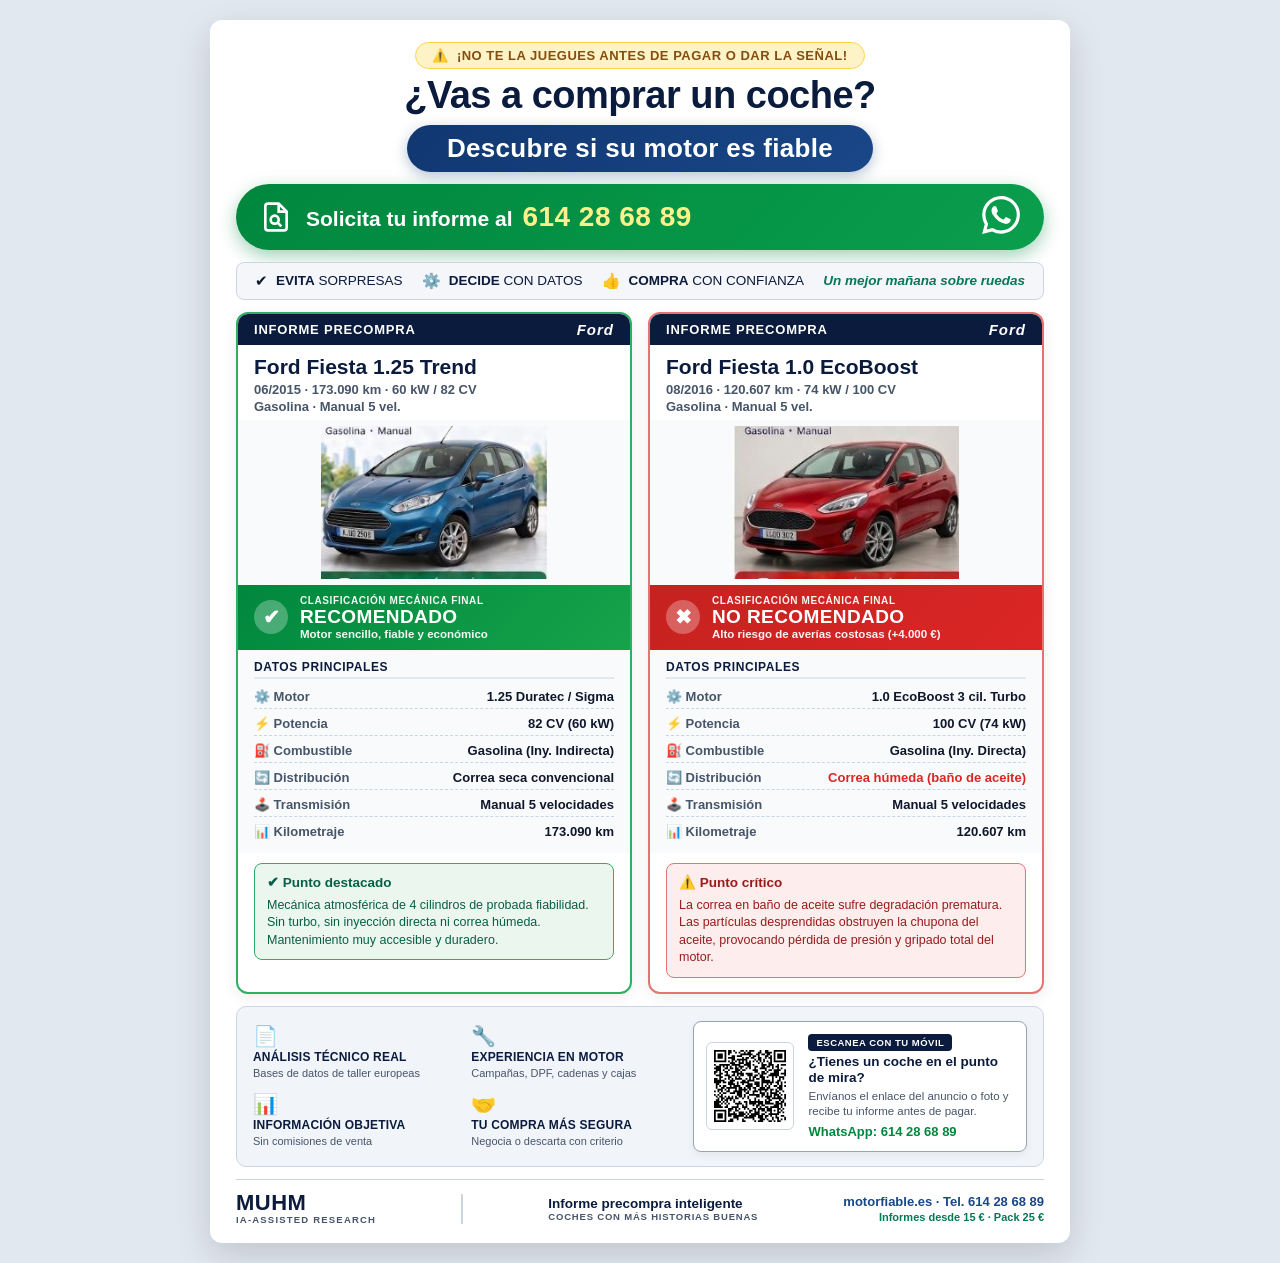
<file: afiche/afiche_comercial.html>
<!DOCTYPE html>
<html lang="es">
<head>
  <meta charset="UTF-8">
  <meta name="viewport" content="width=device-width, initial-scale=1.0">
  <title>Afiche Comercial - MUHM IA-Assisted Research</title>
  <link rel="preconnect" href="https://fonts.googleapis.com">
  <link rel="preconnect" href="https://fonts.gstatic.com" crossorigin>
  <!-- Favicon e Íconos para Navegadores -->
  <link rel="icon" type="image/svg+xml" href="../assets/favicon.svg">
  <link rel="icon" type="image/png" sizes="32x32" href="../assets/favicon-32x32.png">
  <link rel="icon" type="image/png" sizes="16x16" href="../assets/favicon-16x16.png">
  <link rel="apple-touch-icon" sizes="180x180" href="../assets/apple-touch-icon.png">
  <link rel="shortcut icon" href="../favicon.ico">
  
  <link rel="stylesheet" href="afiche.css">
</head>
<body>

  <!-- Contenedor del Afiche (Proporción A4 exacta para impresión y pantalla) -->
  <div class="poster-container">
    
    <!-- Encabezado Principal -->
    <header class="poster-header">
      <div class="header-pre-badge">
        <span class="warning-icon">⚠️</span>
        <span class="header-pre-text">¡NO TE LA JUEGUES ANTES DE PAGAR O DAR LA SEÑAL!</span>
      </div>
      <h1 class="header-main-title">¿Vas a comprar un coche?</h1>
      <div class="header-banner-blue">
        <span class="header-banner-text">Descubre si su motor es fiable</span>
      </div>
    </header>

    <!-- Barra de llamada a la acción WhatsApp -->
    <a href="https://wa.me/34614286889?text=Hola%2C%20quiero%20solicitar%20un%20informe%20precompra%20para%20un%20coche" target="_blank" class="whatsapp-bar">
      <div class="wa-left">
        <svg class="icon-doc-search" viewBox="0 0 24 24" fill="none" stroke="currentColor" stroke-width="2">
          <path d="M14 2H6a2 2 0 0 0-2 2v16a2 2 0 0 0 2 2h12a2 2 0 0 0 2-2V8z"></path>
          <polyline points="14 2 14 8 20 8"></polyline>
          <circle cx="11" cy="14" r="3"></circle>
          <line x1="13.2" y1="16.2" x2="16" y2="19"></line>
        </svg>
        <span class="wa-text">Solicita tu informe al <strong>614 28 68 89</strong></span>
      </div>
      <div class="wa-right">
        <svg class="icon-wa" viewBox="0 0 24 24" fill="currentColor">
          <path d="M17.472 14.382c-.297-.149-1.758-.867-2.03-.967-.273-.099-.471-.148-.67.15-.197.297-.767.966-.94 1.164-.173.199-.347.223-.644.075-.297-.15-1.255-.463-2.39-1.475-.883-.788-1.48-1.761-1.653-2.059-.173-.297-.018-.458.13-.606.134-.133.298-.347.446-.52.149-.174.198-.298.298-.497.099-.198.05-.371-.025-.52-.075-.149-.669-1.612-.916-2.207-.242-.579-.487-.5-.669-.51-.173-.008-.371-.01-.57-.01-.198 0-.52.074-.792.372-.272.297-1.04 1.016-1.04 2.479 0 1.462 1.065 2.875 1.213 3.074.149.198 2.096 3.2 5.077 4.487.709.306 1.262.489 1.694.625.712.227 1.36.195 1.871.118.571-.085 1.758-.719 2.006-1.413.248-.694.248-1.289.173-1.413-.074-.124-.272-.198-.57-.347m-5.421 7.403h-.004a9.87 9.87 0 01-5.031-1.378l-.361-.214-3.741.982.998-3.648-.235-.374a9.86 9.86 0 01-1.51-5.26c.001-5.45 4.436-9.884 9.888-9.884 2.64 0 5.122 1.03 6.988 2.898a9.825 9.825 0 012.893 6.994c-.003 5.45-4.437 9.884-9.885 9.884m8.413-18.297A11.815 11.815 0 0012.05 0C5.495 0 .16 5.335.157 11.892c0 2.096.547 4.142 1.588 5.945L.057 24l6.305-1.654a11.882 11.882 0 005.683 1.448h.005c6.554 0 11.89-5.335 11.893-11.893a11.821 11.821 0 00-3.48-8.413z"/>
        </svg>
      </div>
    </a>

    <!-- Beneficios Rápido en Fila -->
    <div class="benefits-row">
      <div class="benefit-item">
        <span class="benefit-check">✔</span>
        <div class="benefit-label"><strong>EVITA</strong> SORPRESAS</div>
      </div>
      <div class="benefit-item">
        <span class="benefit-check">⚙️</span>
        <div class="benefit-label"><strong>DECIDE</strong> CON DATOS</div>
      </div>
      <div class="benefit-item">
        <span class="benefit-check">👍</span>
        <div class="benefit-label"><strong>COMPRA</strong> CON CONFIANZA</div>
      </div>
      <div class="benefit-tagline">
        <em>Un mejor mañana sobre ruedas</em>
      </div>
    </div>

    <!-- Comparativa Central (El Gran Contraste: Ford Fiesta) -->
    <div class="comparison-grid">
      
      <!-- Coche 1: Recomendado (Azul) -->
      <div class="car-card card-recommended">
        <div class="card-top-bar">
          <span class="card-badge-title">INFORME PRECOMPRA</span>
          <span class="card-brand-logo">Ford</span>
        </div>

        <div class="card-model-header">
          <h2 class="card-car-name">Ford Fiesta 1.25 Trend</h2>
          <p class="card-car-meta">06/2015 · 173.090 km · 60 kW / 82 CV<br>Gasolina · Manual 5 vel.</p>
        </div>

        <div class="card-image-box">
          <img src="../assets/ford_fiesta_azul.jpg" alt="Ford Fiesta 1.25 Trend Azul" class="card-car-img">
        </div>

        <!-- Semáforo Veredicto -->
        <div class="verdict-banner verdict-recommended">
          <div class="verdict-icon">✔</div>
          <div class="verdict-info">
            <span class="verdict-tag">CLASIFICACIÓN MECÁNICA FINAL</span>
            <span class="verdict-status">RECOMENDADO</span>
            <span class="verdict-subtext">Motor sencillo, fiable y económico</span>
          </div>
        </div>

        <!-- Datos Técnicos -->
        <div class="tech-table">
          <div class="tech-title">DATOS PRINCIPALES</div>
          <div class="tech-row">
            <span class="tech-key">⚙️ Motor</span>
            <span class="tech-val"><strong>1.25 Duratec / Sigma</strong></span>
          </div>
          <div class="tech-row">
            <span class="tech-key">⚡ Potencia</span>
            <span class="tech-val">82 CV (60 kW)</span>
          </div>
          <div class="tech-row">
            <span class="tech-key">⛽ Combustible</span>
            <span class="tech-val">Gasolina (Iny. Indirecta)</span>
          </div>
          <div class="tech-row">
            <span class="tech-key">🔄 Distribución</span>
            <span class="tech-val"><strong>Correa seca convencional</strong></span>
          </div>
          <div class="tech-row">
            <span class="tech-key">🕹️ Transmisión</span>
            <span class="tech-val">Manual 5 velocidades</span>
          </div>
          <div class="tech-row">
            <span class="tech-key">📊 Kilometraje</span>
            <span class="tech-val">173.090 km</span>
          </div>
        </div>

        <!-- Punto Clave -->
        <div class="highlight-box highlight-positive">
          <div class="hl-badge">✔ Punto destacado</div>
          <p class="hl-text">
            Mecánica atmosférica de 4 cilindros de probada fiabilidad. Sin turbo, sin inyección directa ni correa húmeda. Mantenimiento muy accesible y duradero.
          </p>
        </div>
      </div>

      <!-- Coche 2: No Recomendado (Rojo) -->
      <div class="car-card card-rejected">
        <div class="card-top-bar">
          <span class="card-badge-title">INFORME PRECOMPRA</span>
          <span class="card-brand-logo">Ford</span>
        </div>

        <div class="card-model-header">
          <h2 class="card-car-name">Ford Fiesta 1.0 EcoBoost</h2>
          <p class="card-car-meta">08/2016 · 120.607 km · 74 kW / 100 CV<br>Gasolina · Manual 5 vel.</p>
        </div>

        <div class="card-image-box">
          <img src="../assets/ford_fiesta_rojo.jpg" alt="Ford Fiesta 1.0 EcoBoost Rojo" class="card-car-img">
        </div>

        <!-- Semáforo Veredicto -->
        <div class="verdict-banner verdict-rejected">
          <div class="verdict-icon">✖</div>
          <div class="verdict-info">
            <span class="verdict-tag">CLASIFICACIÓN MECÁNICA FINAL</span>
            <span class="verdict-status">NO RECOMENDADO</span>
            <span class="verdict-subtext">Alto riesgo de averías costosas (+4.000 €)</span>
          </div>
        </div>

        <!-- Datos Técnicos -->
        <div class="tech-table">
          <div class="tech-title">DATOS PRINCIPALES</div>
          <div class="tech-row">
            <span class="tech-key">⚙️ Motor</span>
            <span class="tech-val"><strong>1.0 EcoBoost 3 cil. Turbo</strong></span>
          </div>
          <div class="tech-row">
            <span class="tech-key">⚡ Potencia</span>
            <span class="tech-val">100 CV (74 kW)</span>
          </div>
          <div class="tech-row">
            <span class="tech-key">⛽ Combustible</span>
            <span class="tech-val">Gasolina (Iny. Directa)</span>
          </div>
          <div class="tech-row">
            <span class="tech-key">🔄 Distribución</span>
            <span class="tech-val"><strong class="danger-text">Correa húmeda (baño de aceite)</strong></span>
          </div>
          <div class="tech-row">
            <span class="tech-key">🕹️ Transmisión</span>
            <span class="tech-val">Manual 5 velocidades</span>
          </div>
          <div class="tech-row">
            <span class="tech-key">📊 Kilometraje</span>
            <span class="tech-val">120.607 km</span>
          </div>
        </div>

        <!-- Punto Clave -->
        <div class="highlight-box highlight-critical">
          <div class="hl-badge">⚠️ Punto crítico</div>
          <p class="hl-text">
            La correa en baño de aceite sufre degradación prematura. Las partículas desprendidas obstruyen la chupona del aceite, provocando pérdida de presión y gripado total del motor.
          </p>
        </div>
      </div>

    </div>

    <!-- Sección de Información + Código QR Integrado -->
    <div class="poster-middle-info">
      
      <!-- 4 Pilares de Confianza -->
      <div class="four-pillars">
        <div class="pillar-item">
          <div class="pillar-icon">📄</div>
          <div class="pillar-title">ANÁLISIS TÉCNICO REAL</div>
          <div class="pillar-sub">Bases de datos de taller europeas</div>
        </div>
        <div class="pillar-item">
          <div class="pillar-icon">🔧</div>
          <div class="pillar-title">EXPERIENCIA EN MOTOR</div>
          <div class="pillar-sub">Campañas, DPF, cadenas y cajas</div>
        </div>
        <div class="pillar-item">
          <div class="pillar-icon">📊</div>
          <div class="pillar-title">INFORMACIÓN OBJETIVA</div>
          <div class="pillar-sub">Sin comisiones de venta</div>
        </div>
        <div class="pillar-item">
          <div class="pillar-icon">🤝</div>
          <div class="pillar-title">TU COMPRA MÁS SEGURA</div>
          <div class="pillar-sub">Negocia o descarta con criterio</div>
        </div>
      </div>

      <!-- Bloque QR Escaneable Directo -->
      <div class="qr-action-box">
        <div class="qr-content">
          <img src="../assets/qr_whatsapp.svg" alt="Código QR WhatsApp MUHM" class="qr-image">
          <div class="qr-instructions">
            <span class="qr-badge">ESCANEA CON TU MÓVIL</span>
            <h4 class="qr-title">¿Tienes un coche en el punto de mira?</h4>
            <p class="qr-desc">Envíanos el enlace del anuncio o foto y recibe tu informe antes de pagar.</p>
            <span class="qr-tel">WhatsApp: <strong>614 28 68 89</strong></span>
          </div>
        </div>
      </div>

    </div>

    <!-- Pie de Afiche / Footer Institucional -->
    <footer class="poster-footer">
      <div class="footer-brand">
        <div class="brand-text-block">
          <span class="brand-name">MUHM</span>
          <span class="brand-sub">IA-ASSISTED RESEARCH</span>
        </div>
      </div>
      <div class="footer-divider"></div>
      <div class="footer-tagline-block">
        <span class="product-name">Informe precompra inteligente</span>
        <span class="product-slogan">COCHES CON MÁS HISTORIAS BUENAS</span>
      </div>
      <div class="footer-right">
        <span class="footer-url">motorfiable.es · Tel. 614 28 68 89</span>
        <span class="footer-price-tag" style="font-size: 11px; font-weight: 800; color: #047857; margin-top: 2px;">Informes desde 15 € · Pack 25 €</span>
      </div>
    </footer>

  </div>

</body>
</html>
</file>
<file: styles.css>
/* =========================================================
   ESTILOS DE LA LANDING PAGE MUHM PRECOMPRA INTELIGENTE
   - Totalmente optimizado para móvil y escritorio
   - Navegación móvil fluida (Drawer + Barra rápida)
   - Tarjetas comparativas sin espacios muertos
   ========================================================= */

:root {
  --primary-navy: #0B1B3D;
  --navy-dark: #060E21;
  --primary-blue: #1A4789;
  --blue-light: #EFF6FF;
  --accent-green: #00873E;
  --accent-green-hover: #006D32;
  --accent-green-light: #EBF7EE;
  --accent-red: #D32F2F;
  --accent-red-light: #FEF2F2;
  --text-dark: #0F172A;
  --text-body: #334155;
  --text-muted: #64748B;
  --bg-page: #FFFFFF;
  --bg-alt: #F8FAFC;
  --border-light: #E2E8F0;
  --shadow-sm: 0 1px 3px rgba(0,0,0,0.06);
  --shadow-md: 0 4px 14px rgba(0,0,0,0.08);
  --shadow-lg: 0 12px 30px rgba(0,0,0,0.12);
  --radius-sm: 6px;
  --radius-md: 10px;
  --radius-lg: 16px;
  --radius-full: 9999px;
  --transition: all 0.25s ease;
}

* {
  margin: 0;
  padding: 0;
  box-sizing: border-box;
}

html {
  scroll-behavior: smooth;
  scroll-padding-top: 76px;
  font-family: 'Inter', -apple-system, BlinkMacSystemFont, sans-serif;
  color: var(--text-dark);
  background-color: var(--bg-page);
}

section[id], div[id] {
  scroll-margin-top: 76px;
}

body {
  line-height: 1.6;
  -webkit-font-smoothing: antialiased;
}

.container {
  width: 100%;
  max-width: 1180px;
  margin: 0 auto;
  padding: 0 20px;
}

.max-w-800 {
  max-width: 800px;
}

.text-center { text-align: center; }
.text-white { color: #FFFFFF !important; }
.text-muted { color: var(--text-muted) !important; }
.text-success { color: var(--accent-green) !important; }
.text-danger { color: var(--accent-red) !important; }

/* Top Announcement Bar (Punto rojo siempre en línea) */
.top-announcement-bar {
  background: var(--navy-dark);
  color: #FFFFFF;
  padding: 8px 14px;
  font-size: 13px;
  border-bottom: 1px solid rgba(255, 255, 255, 0.1);
}

.announcement-inner {
  display: flex;
  align-items: center;
  justify-content: center;
  gap: 12px;
  flex-wrap: wrap;
}

.announcement-content {
  display: inline-flex;
  align-items: center;
  gap: 8px;
}

.pulse-dot {
  width: 9px;
  height: 9px;
  background-color: #EF4444;
  border-radius: 50%;
  box-shadow: 0 0 0 0 rgba(239, 68, 68, 0.7);
  animation: pulse 1.8s infinite;
  flex-shrink: 0;
}

@keyframes pulse {
  0% { transform: scale(0.95); box-shadow: 0 0 0 0 rgba(239, 68, 68, 0.7); }
  70% { transform: scale(1); box-shadow: 0 0 0 8px rgba(239, 68, 68, 0); }
  100% { transform: scale(0.95); box-shadow: 0 0 0 0 rgba(239, 68, 68, 0); }
}

.announcement-text {
  line-height: 1.35;
}

.announcement-link {
  color: #FCD34D;
  text-decoration: none;
  font-weight: 700;
  transition: var(--transition);
  white-space: nowrap;
}

.announcement-link:hover {
  text-decoration: underline;
}

/* Header & Nav */
.main-header {
  position: sticky;
  top: 0;
  z-index: 100;
  background: rgba(255, 255, 255, 0.98);
  backdrop-filter: blur(10px);
  border-bottom: 1px solid var(--border-light);
  padding: 14px 0;
  transition: var(--transition);
}

.header-container {
  display: flex;
  align-items: center;
  justify-content: space-between;
}

.brand-logo {
  display: flex;
  align-items: center;
  gap: 10px;
  text-decoration: none;
}

.brand-icon {
  width: 38px;
  height: 38px;
  display: flex;
  align-items: center;
  justify-content: center;
  flex-shrink: 0;
  background: transparent;
}

.brand-icon svg {
  width: 38px;
  height: 38px;
  display: block;
}

.brand-names {
  display: flex;
  flex-direction: column;
}

.logo-title {
  font-family: 'Montserrat', sans-serif;
  font-size: 19px;
  font-weight: 900;
  color: var(--primary-navy);
  letter-spacing: 0.5px;
  line-height: 1;
}

.logo-subtitle {
  font-size: 8px;
  font-weight: 700;
  color: var(--text-muted);
  letter-spacing: 0.5px;
  text-transform: uppercase;
  margin-top: 3px;
  white-space: nowrap;
}

.nav-menu {
  display: flex;
  align-items: center;
  gap: 18px;
}

.nav-link {
  color: var(--text-body);
  text-decoration: none;
  font-size: 13.5px;
  font-weight: 600;
  transition: var(--transition);
  white-space: nowrap;
}

.nav-link:hover {
  color: var(--primary-blue);
}

.header-actions {
  display: flex;
  align-items: center;
  gap: 10px;
}

.header-btn-text-desktop {
  display: inline;
}

.header-btn-text-mobile {
  display: none;
}

/* Botones */
.btn {
  display: inline-flex;
  align-items: center;
  justify-content: center;
  gap: 8px;
  font-family: 'Inter', sans-serif;
  font-weight: 700;
  text-decoration: none;
  border-radius: var(--radius-full);
  transition: var(--transition);
  cursor: pointer;
  border: none;
}

.btn-sm { padding: 6px 14px; font-size: 13px; }
.btn-md { padding: 10px 20px; font-size: 14px; }
.btn-lg { padding: 13px 26px; font-size: 15px; }

.btn-primary {
  background: var(--primary-navy);
  color: #FFFFFF;
  box-shadow: 0 4px 12px rgba(11, 27, 61, 0.22);
}

.btn-primary:hover {
  background: var(--primary-blue);
  transform: translateY(-1px);
  box-shadow: 0 6px 16px rgba(11, 27, 61, 0.3);
}

/* Botones Hero Simétricos y Armoniosos */
.btn-hero-wa {
  background: var(--accent-green);
  color: #FFFFFF;
  height: 50px;
  padding: 0 24px;
  font-size: 15px;
  font-weight: 700;
  border-radius: var(--radius-full);
  box-shadow: 0 4px 14px rgba(0, 135, 62, 0.3);
  display: inline-flex;
  align-items: center;
  justify-content: center;
  gap: 8px;
  text-decoration: none;
  white-space: nowrap;
  transition: var(--transition);
}

.btn-hero-wa:hover {
  background: var(--accent-green-hover);
  transform: translateY(-1px);
  box-shadow: 0 6px 18px rgba(0, 135, 62, 0.38);
}

.btn-hero-tariff {
  background: var(--primary-navy);
  color: #FFFFFF;
  height: 50px;
  padding: 0 24px;
  font-size: 15px;
  font-weight: 700;
  border-radius: var(--radius-full);
  box-shadow: 0 4px 14px rgba(11, 27, 61, 0.22);
  display: inline-flex;
  align-items: center;
  justify-content: center;
  text-decoration: none;
  white-space: nowrap;
  transition: var(--transition);
}

.btn-hero-tariff:hover {
  background: var(--primary-blue);
  transform: translateY(-1px);
  box-shadow: 0 6px 18px rgba(11, 27, 61, 0.3);
}

.btn-whatsapp-header {
  background: var(--accent-green);
  color: #FFFFFF;
  padding: 8px 16px;
  font-size: 13.5px;
  font-weight: 700;
  border-radius: var(--radius-full);
  box-shadow: 0 3px 10px rgba(0, 135, 62, 0.25);
  white-space: nowrap;
}

.btn-whatsapp-header:hover {
  background: var(--accent-green-hover);
  transform: translateY(-1px);
}

.btn-wa-icon {
  width: 17px;
  height: 17px;
  flex-shrink: 0;
}

.btn-outline {
  background: transparent;
  color: var(--primary-navy);
  border: 1.5px solid var(--border-light);
}

.btn-outline:hover {
  border-color: var(--primary-navy);
  background: var(--bg-alt);
}

.btn-light-glow {
  background: #FFFFFF;
  color: var(--primary-navy);
  padding: 8px 16px;
  font-size: 13px;
  font-weight: 800;
  box-shadow: 0 4px 14px rgba(0, 0, 0, 0.2);
}

/* Botón Hamburguesa Móvil */
.mobile-menu-btn {
  display: none;
  background: #F1F5F9;
  border: 1px solid var(--border-light);
  border-radius: 8px;
  cursor: pointer;
  padding: 8px;
  flex-direction: column;
  gap: 4px;
  justify-content: center;
  align-items: center;
}

.hamburger-line {
  width: 20px;
  height: 2.2px;
  background-color: var(--primary-navy);
  border-radius: 2px;
  transition: var(--transition);
}

.mobile-menu-btn.active .hamburger-line:nth-child(1) {
  transform: translateY(6px) rotate(45deg);
}

.mobile-menu-btn.active .hamburger-line:nth-child(2) {
  opacity: 0;
}

.mobile-menu-btn.active .hamburger-line:nth-child(3) {
  transform: translateY(-6px) rotate(-45deg);
}

/* Cajón Desplegable Móvil */
.mobile-nav-drawer {
  display: none;
  background: #FFFFFF;
  border-bottom: 2px solid var(--border-light);
  box-shadow: var(--shadow-md);
  max-height: 0;
  overflow: hidden;
  transition: max-height 0.35s ease;
}

.mobile-nav-drawer.open {
  max-height: 520px;
}

.mobile-nav-links {
  display: flex;
  flex-direction: column;
  padding: 14px 0;
  gap: 3px;
}

.mobile-nav-link {
  padding: 11px 16px;
  font-size: 14.5px;
  font-weight: 700;
  color: var(--primary-navy);
  text-decoration: none;
  border-radius: var(--radius-sm);
  transition: var(--transition);
}

.mobile-nav-link:hover {
  background: var(--bg-alt);
  color: var(--primary-blue);
}

.mobile-nav-cta {
  padding: 10px 16px 4px 16px;
}

/* Barra Rápida Pinned en Móvil (Sub-header) */
.mobile-quick-bar {
  display: none;
  background: var(--bg-alt);
  border-top: 1px solid var(--border-light);
  border-bottom: 1px solid var(--border-light);
  padding: 6px 0;
  overflow-x: auto;
  white-space: nowrap;
  -webkit-overflow-scrolling: touch;
}

.mobile-quick-scroll {
  display: flex;
  gap: 8px;
  padding: 0 14px;
}

.quick-pill {
  display: inline-block;
  font-size: 11.5px;
  font-weight: 700;
  color: var(--text-body);
  text-decoration: none;
  background: #FFFFFF;
  border: 1px solid var(--border-light);
  padding: 4px 11px;
  border-radius: var(--radius-full);
  flex-shrink: 0;
  transition: var(--transition);
}

.quick-pill:hover, .quick-pill:active {
  background: var(--primary-navy);
  color: #FFFFFF;
}

.pill-highlight {
  background: var(--accent-green-light);
  color: var(--accent-green);
  border-color: #86EFAC;
  font-weight: 800;
}

/* Hero Section */
.hero-section {
  padding: 50px 0 60px 0;
  background: radial-gradient(circle at 80% 20%, #F1F5F9 0%, #FFFFFF 60%);
  border-bottom: 1px solid var(--border-light);
}

.hero-container, .hero-grid {
  max-width: 860px;
  margin: 0 auto;
}

.hero-badge {
  margin-bottom: 14px;
}

.badge-tag {
  display: inline-block;
  background: var(--blue-light);
  color: var(--primary-blue);
  font-size: 11px;
  font-weight: 800;
  letter-spacing: 0.8px;
  padding: 5px 12px;
  border-radius: var(--radius-full);
  border: 1px solid #BFDBFE;
}

.hero-title {
  font-family: 'Montserrat', sans-serif;
  font-size: 38px;
  font-weight: 900;
  line-height: 1.15;
  color: var(--primary-navy);
  margin-bottom: 18px;
  letter-spacing: -0.5px;
}

.highlight-text {
  color: var(--accent-red);
}

.hero-winning-quote-box {
  background: #FFF1F2;
  border-left: 4px solid var(--accent-red);
  border-radius: var(--radius-sm);
  padding: 12px 16px;
  margin: 14px 0 18px 0;
}

.hero-winning-quote {
  font-size: 15.5px;
  color: #991B1B;
  line-height: 1.45;
}

.hero-winning-quote strong {
  color: #7F1D1D;
  font-weight: 800;
}

.hero-verdict-intro {
  margin-bottom: 16px;
}

.hero-verdict-heading {
  font-size: 15.5px;
  color: var(--primary-navy);
  margin-bottom: 10px;
  line-height: 1.45;
}

.hero-traffic-lights {
  display: flex;
  flex-direction: column;
  gap: 7px;
  margin-bottom: 16px;
}

.traffic-pill {
  display: flex;
  align-items: center;
  gap: 8px;
  font-size: 13.5px;
  padding: 6px 12px;
  border-radius: var(--radius-sm);
  line-height: 1.4;
  border: 1px solid transparent;
}

.pill-green {
  background: #F0FDF4;
  color: #166534;
  border-left: 3px solid #22C55E;
}

.pill-amber {
  background: #FFFBEB;
  color: #92400E;
  border-left: 3px solid #F59E0B;
}

.pill-red {
  background: #FEF2F2;
  color: #991B1B;
  border-left: 3px solid #EF4444;
}

.hero-subtitle {
  font-size: 15.5px;
  color: var(--text-body);
  margin-bottom: 12px;
  line-height: 1.5;
}

.hero-highlight-note {
  font-size: 14.5px;
  color: var(--text-muted);
  margin-bottom: 24px;
  border-left: 3px solid var(--primary-blue);
  padding-left: 12px;
}

.hero-cta-group {
  display: flex;
  gap: 14px;
  flex-wrap: wrap;
  align-items: center;
  margin-bottom: 30px;
}

.btn-icon {
  width: 18px;
  height: 18px;
}

.hero-stats-row {
  display: flex;
  align-items: center;
  gap: 18px;
  padding-top: 18px;
  border-top: 1px solid var(--border-light);
}

.stat-box {
  display: flex;
  flex-direction: column;
}

.stat-number {
  font-family: 'Montserrat', sans-serif;
  font-size: 20px;
  font-weight: 900;
  color: var(--primary-navy);
}

.stat-label {
  font-size: 11px;
  color: var(--text-muted);
}

.stat-divider {
  width: 1px;
  height: 28px;
  background: var(--border-light);
}

/* Hero Visual Card */
.poster-preview-card {
  background: #FFFFFF;
  border-radius: var(--radius-lg);
  padding: 14px;
  box-shadow: 0 14px 35px rgba(11, 27, 61, 0.12);
  border: 1px solid var(--border-light);
  position: relative;
}

.poster-preview-badge {
  position: absolute;
  top: -10px;
  right: 20px;
  background: var(--accent-green);
  color: #FFFFFF;
  font-size: 9.5px;
  font-weight: 800;
  padding: 4px 12px;
  border-radius: var(--radius-full);
  letter-spacing: 0.5px;
}

.poster-frame {
  position: relative;
  border-radius: var(--radius-md);
  overflow: hidden;
  border: 1px solid var(--border-light);
  background: #F8FAFC;
}

.poster-img-hero {
  width: 100%;
  height: auto;
  display: block;
  transition: transform 0.3s ease;
}

.poster-frame:hover .poster-img-hero {
  transform: scale(1.02);
}

.poster-overlay-action {
  position: absolute;
  bottom: 14px;
  left: 0;
  right: 0;
  display: flex;
  justify-content: center;
}

.poster-caption {
  font-size: 11px;
  color: var(--text-muted);
  text-align: center;
  margin-top: 8px;
}

/* Secciones Generales */
.section {
  padding: 68px 0;
}

.section-header {
  margin-bottom: 40px;
}

.section-tag {
  display: inline-block;
  font-size: 11px;
  font-weight: 800;
  letter-spacing: 1px;
  padding: 4px 12px;
  border-radius: var(--radius-full);
  margin-bottom: 10px;
}

.alert-tag {
  background: var(--accent-red-light);
  color: var(--accent-red);
}

.success-tag {
  background: var(--accent-green-light);
  color: var(--accent-green);
}

.primary-tag {
  background: var(--blue-light);
  color: var(--primary-blue);
}

.section-title {
  font-family: 'Montserrat', sans-serif;
  font-size: 30px;
  font-weight: 900;
  color: var(--primary-navy);
  margin-bottom: 12px;
  letter-spacing: -0.5px;
}

.section-subtitle {
  font-size: 15.5px;
  color: var(--text-body);
  max-width: 720px;
  margin: 0 auto;
}

/* Tarjetas de Peligro Mecánico */
.danger-cards-grid {
  display: grid;
  grid-template-columns: repeat(auto-fit, minmax(260px, 1fr));
  gap: 18px;
  margin-bottom: 30px;
}

.danger-card {
  background: #FFFFFF;
  border-radius: var(--radius-md);
  border: 1px solid #FCA5A5;
  padding: 18px;
  box-shadow: var(--shadow-sm);
  display: flex;
  flex-direction: column;
  justify-content: space-between;
}

.danger-header {
  display: flex;
  justify-content: space-between;
  align-items: center;
  margin-bottom: 10px;
}

.danger-badge {
  font-size: 9.5px;
  font-weight: 800;
  background: #FEE2E2;
  color: #991B1B;
  padding: 2px 8px;
  border-radius: 4px;
}

.car-brand {
  font-size: 11px;
  font-weight: 700;
  color: var(--text-muted);
}

.danger-engine-name {
  font-size: 16px;
  font-weight: 800;
  color: var(--primary-navy);
  margin-bottom: 8px;
}

.danger-flaw {
  font-size: 12.5px;
  color: var(--text-body);
  margin-bottom: 12px;
  line-height: 1.45;
}

.danger-consequence {
  background: #FEF2F2;
  border-radius: 6px;
  padding: 10px;
  font-size: 12px;
  border-left: 3px solid #DC2626;
}

.consequence-label {
  display: block;
  font-weight: 800;
  color: #991B1B;
  font-size: 10px;
  margin-bottom: 2px;
}

.consequence-text {
  color: #7F1D1D;
}

.safe-warning-box {
  background: #EFF6FF;
  border: 1px solid #BFDBFE;
  border-radius: var(--radius-md);
  padding: 16px 20px;
  display: flex;
  align-items: center;
  gap: 14px;
  max-width: 900px;
  margin: 0 auto;
}

.warning-box-icon {
  font-size: 28px;
  flex-shrink: 0;
}

.warning-box-text h4 {
  font-size: 14.5px;
  font-weight: 800;
  color: var(--primary-navy);
  margin-bottom: 3px;
}

.warning-box-text p {
  font-size: 13px;
  color: var(--text-body);
  line-height: 1.4;
}

/* Versus Section */
.comparison-section {
  background: var(--bg-alt);
}

.versus-container {
  display: grid;
  grid-template-columns: 1fr auto 1fr;
  gap: 18px;
  align-items: center;
  max-width: 960px;
  margin: 0 auto 30px auto;
}

.versus-card {
  background: #FFFFFF;
  border-radius: var(--radius-lg);
  border: 2px solid;
  overflow: hidden;
  box-shadow: var(--shadow-md);
}

.card-win { border-color: #2EB064; }
.card-lose { border-color: #F87171; }

.versus-tag-top {
  padding: 7px 14px;
  font-size: 10.5px;
  font-weight: 800;
  color: #FFFFFF;
  text-align: center;
  letter-spacing: 0.5px;
}

.tag-win { background: var(--accent-green); }
.tag-lose { background: var(--accent-red); }

.versus-model-info {
  padding: 12px 16px 6px 16px;
}

.versus-model-info h3 {
  font-size: 17px;
  font-weight: 800;
  color: var(--primary-navy);
}

.versus-meta {
  font-size: 11.5px;
  color: var(--text-muted);
}

.versus-img-wrap {
  height: 150px;
  background: #F8FAFC;
  display: flex;
  align-items: center;
  justify-content: center;
  padding: 8px;
}

.versus-car-img {
  max-width: 100%;
  max-height: 100%;
  object-fit: contain;
}

.versus-specs-list {
  padding: 12px 16px;
  display: flex;
  flex-direction: column;
  gap: 7px;
  font-size: 12px;
}

.vspec-row {
  display: flex;
  justify-content: space-between;
  border-bottom: 1px dashed var(--border-light);
  padding-bottom: 3px;
}

.vspec-row:last-child {
  border-bottom: none;
  padding-top: 5px;
}

.vspec-k { color: var(--text-muted); }
.vspec-v { color: var(--text-dark); text-align: right; }

.versus-separator {
  display: flex;
  align-items: center;
  justify-content: center;
}

.vs-circle {
  width: 40px;
  height: 40px;
  background: var(--primary-navy);
  color: #FFFFFF;
  border-radius: 50%;
  display: flex;
  align-items: center;
  justify-content: center;
  font-weight: 900;
  font-size: 13px;
  box-shadow: 0 4px 10px rgba(0,0,0,0.15);
}

.versus-conclusion {
  max-width: 600px;
  margin: 0 auto;
}

.versus-conclusion p {
  font-size: 14.5px;
  color: var(--text-body);
  margin-bottom: 14px;
}

/* Showcase Section */
.report-tabs-wrapper {
  display: flex;
  justify-content: center;
  gap: 10px;
  margin-bottom: 30px;
  flex-wrap: wrap;
}

.tab-btn {
  background: var(--bg-alt);
  border: 1.5px solid var(--border-light);
  padding: 10px 20px;
  font-size: 14px;
  font-weight: 700;
  color: var(--text-body);
  border-radius: var(--radius-full);
  cursor: pointer;
  transition: var(--transition);
}

.tab-btn:hover {
  background: #F1F5F9;
}

.tab-btn.active {
  background: var(--primary-navy);
  color: #FFFFFF;
  border-color: var(--primary-navy);
  box-shadow: 0 4px 12px rgba(11, 27, 61, 0.2);
}

.report-tab-content {
  display: none;
}

.report-tab-content.active {
  display: block;
  animation: fadeIn 0.3s ease;
}

@keyframes fadeIn {
  from { opacity: 0; transform: translateY(6px); }
  to { opacity: 1; transform: translateY(0); }
}

.report-showcase-grid {
  display: grid;
  grid-template-columns: 1fr 1.1fr;
  gap: 36px;
  align-items: center;
  background: #FFFFFF;
  border-radius: var(--radius-lg);
  border: 1px solid var(--border-light);
  padding: 28px;
  box-shadow: var(--shadow-md);
}

.zoom-card {
  position: relative;
  border-radius: var(--radius-md);
  overflow: hidden;
  box-shadow: var(--shadow-md);
  cursor: pointer;
  border: 1px solid var(--border-light);
}

.doc-real-img {
  width: 100%;
  display: block;
  transition: transform 0.3s ease;
}

.zoom-card:hover .doc-real-img {
  transform: scale(1.02);
}

.zoom-overlay {
  position: absolute;
  bottom: 0;
  left: 0;
  right: 0;
  background: rgba(11, 27, 61, 0.85);
  color: #FFFFFF;
  text-align: center;
  padding: 8px;
  font-size: 11.5px;
  font-weight: 700;
  opacity: 0;
  transition: var(--transition);
}

.zoom-card:hover .zoom-overlay {
  opacity: 1;
}

.doc-caption {
  display: block;
  font-size: 11px;
  color: var(--text-muted);
  text-align: center;
  margin-top: 8px;
}

.pages-stacked-card {
  background: #F8FAFC;
  border: 1px solid var(--border-light);
  border-radius: var(--radius-md);
  padding: 20px;
}

.page-sample-box {
  background: #FFFFFF;
  border-radius: 8px;
  padding: 18px;
  box-shadow: var(--shadow-sm);
  border-top: 4px solid var(--accent-red);
}

.page-top-label {
  font-size: 9.5px;
  font-weight: 800;
  color: var(--text-muted);
  letter-spacing: 0.8px;
  margin-bottom: 8px;
}

.page-verdict-alert {
  background: #FEF2F2;
  border-radius: 6px;
  padding: 10px 12px;
  margin-bottom: 14px;
}

.page-verdict-alert strong {
  font-size: 13px;
  color: #991B1B;
  display: block;
  margin-bottom: 2px;
}

.page-verdict-alert p {
  font-size: 11px;
  color: #7F1D1D;
}

.sample-sections-preview {
  display: flex;
  flex-direction: column;
  gap: 8px;
}

.sample-section {
  font-size: 12px;
  color: var(--text-body);
  line-height: 1.4;
  border-left: 2px solid var(--border-light);
  padding-left: 10px;
}

.sec-num {
  font-weight: 800;
  color: var(--primary-blue);
}

.report-badge-tier {
  display: inline-block;
  background: #E0E7FF;
  color: #3730A3;
  font-size: 10px;
  font-weight: 800;
  padding: 3px 9px;
  border-radius: 4px;
  letter-spacing: 0.5px;
  margin-bottom: 8px;
}

.tier-premium {
  background: #FEF3C7;
  color: #92400E;
}

.report-title {
  font-family: 'Montserrat', sans-serif;
  font-size: 24px;
  font-weight: 800;
  color: var(--primary-navy);
  margin-bottom: 10px;
}

.report-desc {
  font-size: 14px;
  color: var(--text-body);
  margin-bottom: 18px;
  line-height: 1.5;
}

.features-checklist {
  display: flex;
  flex-direction: column;
  gap: 10px;
  margin-bottom: 22px;
}

.feature-item {
  display: flex;
  gap: 8px;
  font-size: 12.5px;
  color: var(--text-body);
}

.f-check {
  color: var(--accent-green);
  font-weight: 900;
  font-size: 14px;
}

.report-cta-box {
  background: var(--bg-alt);
  border-radius: var(--radius-md);
  padding: 14px;
  display: flex;
  flex-direction: column;
  gap: 8px;
}

.card-price-row {
  display: flex;
  align-items: baseline;
  gap: 8px;
}

.price-value {
  font-family: 'Montserrat', sans-serif;
  font-size: 24px;
  font-weight: 900;
  color: var(--primary-navy);
}

.price-desc {
  font-size: 12px;
  color: var(--text-muted);
}

.btn-whatsapp-card {
  background: var(--accent-green);
  color: #FFFFFF;
  text-align: center;
  padding: 11px 18px;
  border-radius: var(--radius-full);
  font-weight: 700;
  text-decoration: none;
  font-size: 13.5px;
  transition: var(--transition);
}

.btn-whatsapp-card:hover {
  background: var(--accent-green-hover);
  transform: translateY(-1px);
}

/* Sección de Tarifas y Precios */
.pricing-section {
  background: var(--bg-alt);
  padding: 68px 0;
  border-top: 1px solid var(--border-light);
  border-bottom: 1px solid var(--border-light);
}

.pricing-grid {
  display: grid;
  grid-template-columns: repeat(3, 1fr);
  gap: 20px;
  align-items: stretch;
  margin-bottom: 26px;
}

.pricing-card {
  background: #FFFFFF;
  border-radius: var(--radius-lg);
  border: 1.5px solid var(--border-light);
  padding: 28px 20px;
  box-shadow: var(--shadow-sm);
  display: flex;
  flex-direction: column;
  justify-content: space-between;
  position: relative;
  transition: transform 0.25s ease, box-shadow 0.25s ease;
}

.pricing-card:hover {
  transform: translateY(-3px);
  box-shadow: var(--shadow-lg);
}

.pricing-featured {
  border: 2.5px solid var(--accent-green);
  box-shadow: 0 8px 24px rgba(0, 135, 62, 0.15);
  transform: scale(1.02);
}

.pricing-featured:hover {
  transform: scale(1.02) translateY(-3px);
}

.featured-ribbon {
  position: absolute;
  top: -13px;
  left: 50%;
  transform: translateX(-50%);
  background: var(--accent-green);
  color: #FFFFFF;
  font-size: 10.5px;
  font-weight: 900;
  letter-spacing: 0.5px;
  padding: 3px 14px;
  border-radius: var(--radius-full);
  box-shadow: 0 4px 10px rgba(0, 135, 62, 0.25);
  white-space: nowrap;
}

.pricing-header {
  margin-bottom: 14px;
}

.pricing-type-badge {
  font-size: 10px;
  font-weight: 800;
  letter-spacing: 0.8px;
  color: var(--primary-blue);
  background: var(--blue-light);
  padding: 3px 8px;
  border-radius: 4px;
  display: inline-block;
  margin-bottom: 6px;
}

.badge-featured {
  color: #065F46;
  background: var(--accent-green-light);
}

.pricing-title {
  font-family: 'Montserrat', sans-serif;
  font-size: 20px;
  font-weight: 900;
  color: var(--primary-navy);
  margin-bottom: 2px;
}

.pricing-subtitle {
  font-size: 12.5px;
  color: var(--text-muted);
}

.pricing-price-wrap {
  display: flex;
  align-items: baseline;
  gap: 4px;
  margin: 14px 0 6px 0;
}

.pricing-currency {
  font-size: 20px;
  font-weight: 800;
  color: var(--primary-navy);
}

.pricing-amount {
  font-family: 'Montserrat', sans-serif;
  font-size: 42px;
  font-weight: 900;
  color: var(--primary-navy);
  line-height: 1;
}

.pricing-period {
  font-size: 12.5px;
  color: var(--text-muted);
  font-weight: 600;
}

.pricing-saving-badge {
  display: inline-block;
  background: #DCFCE7;
  color: #15803D;
  font-size: 11px;
  font-weight: 800;
  padding: 3px 9px;
  border-radius: 6px;
  margin-bottom: 12px;
  border: 1px solid #86EFAC;
}

.pricing-features {
  list-style: none;
  display: flex;
  flex-direction: column;
  gap: 8px;
  margin: 14px 0 20px 0;
  font-size: 12.5px;
  color: var(--text-body);
}

.pricing-features li {
  line-height: 1.35;
}

.pricing-cta-wrap {
  margin-top: auto;
}

.btn-block {
  width: 100%;
}

.btn-whatsapp-lg {
  background: var(--accent-green);
  color: #FFFFFF;
  padding: 12px 22px;
  font-size: 14px;
  font-weight: 800;
  border-radius: var(--radius-full);
  box-shadow: 0 4px 14px rgba(0, 135, 62, 0.28);
  text-decoration: none;
  display: inline-flex;
  align-items: center;
  justify-content: center;
  gap: 8px;
  transition: var(--transition);
}

.btn-whatsapp-lg:hover {
  background: var(--accent-green-hover);
  transform: translateY(-1px);
  box-shadow: 0 6px 16px rgba(0, 135, 62, 0.35);
}

.pricing-guarantee-note {
  font-size: 13.5px;
  color: var(--text-muted);
}

/* Previsualizaciones integradas en las tarjetas de precios */
.pricing-preview-thumb {
  margin: 12px 0 16px 0;
  border-radius: var(--radius-sm);
  overflow: hidden;
  position: relative;
  border: 1px solid var(--border-light);
  background: #F8FAFC;
  cursor: pointer;
}

.pricing-preview-thumb img {
  width: 100%;
  height: 145px;
  object-fit: cover;
  object-position: top;
  display: block;
  transition: transform 0.3s ease;
}

.pricing-preview-thumb:hover img {
  transform: scale(1.03);
}

.pricing-preview-thumb .thumb-zoom-tag {
  position: absolute;
  bottom: 8px;
  right: 8px;
  background: rgba(11, 27, 61, 0.88);
  color: #FFFFFF;
  font-size: 10.5px;
  font-weight: 700;
  padding: 4px 10px;
  border-radius: var(--radius-full);
  display: inline-flex;
  align-items: center;
  gap: 4px;
  box-shadow: 0 2px 8px rgba(0,0,0,0.25);
  transition: var(--transition);
}

.pricing-preview-thumb:hover .thumb-zoom-tag {
  background: var(--accent-green);
}

/* Resumen del Método de Auditoría en la Landing Page */
.metodo-summary-grid {
  display: grid;
  grid-template-columns: repeat(3, 1fr);
  gap: 22px;
  margin: 32px 0 24px 0;
}

.metodo-summary-card {
  background: #FFFFFF;
  border: 1.5px solid var(--border-light);
  border-radius: var(--radius-lg);
  padding: 24px 20px;
  box-shadow: var(--shadow-sm);
  display: flex;
  flex-direction: column;
  transition: var(--transition);
}

.metodo-summary-card:hover {
  transform: translateY(-2px);
  box-shadow: var(--shadow-md);
  border-color: #BFDBFE;
}

.metodo-summary-icon {
  font-size: 28px;
  margin-bottom: 12px;
}

.metodo-summary-title {
  font-family: 'Montserrat', sans-serif;
  font-size: 17px;
  font-weight: 800;
  color: var(--primary-navy);
  margin-bottom: 8px;
  line-height: 1.3;
}

.metodo-summary-desc {
  font-size: 13.5px;
  color: var(--text-body);
  line-height: 1.5;
}

/* =========================================================
   MÉTODO DE AUDITORÍA MUHM (4 PILARES Y RIGOR PERICIAL)
   - Layout responsive de alto impacto visual (ansprechend)
   - 2 columnas en desktop, 1 columna fluida en móvil
   - Indicadores de fase, iconos periciales y etiquetas de valor
   ========================================================= */

.method-pillars-grid {
  display: grid;
  grid-template-columns: repeat(2, 1fr);
  gap: 24px;
  margin-top: 32px;
}

.method-pillar-card {
  background: #FFFFFF;
  border-radius: var(--radius-lg);
  border: 1.5px solid var(--border-light);
  padding: 28px 24px;
  display: flex;
  flex-direction: column;
  box-shadow: var(--shadow-sm);
  transition: var(--transition);
  position: relative;
  overflow: hidden;
}

.method-pillar-card:hover {
  transform: translateY(-3px);
  box-shadow: var(--shadow-md);
  border-color: #CBD5E1;
}

/* Línea superior con gradiente personalizado por fase */
.pillar-step-1::before {
  content: "";
  position: absolute;
  top: 0;
  left: 0;
  right: 0;
  height: 4px;
  background: linear-gradient(90deg, #1A4789, #38BDF8);
}

.pillar-step-2::before {
  content: "";
  position: absolute;
  top: 0;
  left: 0;
  right: 0;
  height: 4px;
  background: linear-gradient(90deg, #4F46E5, #818CF8);
}

.pillar-step-3::before {
  content: "";
  position: absolute;
  top: 0;
  left: 0;
  right: 0;
  height: 4px;
  background: linear-gradient(90deg, #0284C7, #38BDF8);
}

.pillar-step-4::before {
  content: "";
  position: absolute;
  top: 0;
  left: 0;
  right: 0;
  height: 4px;
  background: linear-gradient(90deg, #059669, #34D399);
}

.pillar-card-top {
  display: flex;
  align-items: center;
  justify-content: space-between;
  margin-bottom: 16px;
}

.pillar-step-badge {
  font-size: 11px;
  font-weight: 800;
  letter-spacing: 0.8px;
  padding: 4px 10px;
  border-radius: var(--radius-full);
}

.pillar-step-1 .pillar-step-badge {
  background: #EFF6FF;
  color: #1E40AF;
}

.pillar-step-2 .pillar-step-badge {
  background: #EEF2FF;
  color: #4338CA;
}

.pillar-step-3 .pillar-step-badge {
  background: #E0F2FE;
  color: #0369A1;
}

.pillar-step-4 .pillar-step-badge {
  background: #ECFDF5;
  color: #047857;
}

.pillar-icon-box {
  width: 44px;
  height: 44px;
  border-radius: 10px;
  display: flex;
  align-items: center;
  justify-content: center;
  flex-shrink: 0;
}

.pillar-step-1 .pillar-icon-box {
  background: #EFF6FF;
  color: #1A4789;
}

.pillar-step-2 .pillar-icon-box {
  background: #EEF2FF;
  color: #4F46E5;
}

.pillar-step-3 .pillar-icon-box {
  background: #E0F2FE;
  color: #0284C7;
}

.pillar-step-4 .pillar-icon-box {
  background: #ECFDF5;
  color: #059669;
}

.pillar-svg {
  width: 22px;
  height: 22px;
}

.pillar-title {
  font-family: 'Montserrat', sans-serif;
  font-size: 18px;
  font-weight: 800;
  color: var(--primary-navy);
  margin-bottom: 8px;
  line-height: 1.3;
}

.pillar-lead {
  font-size: 13.5px;
  color: var(--text-muted);
  font-weight: 500;
  margin-bottom: 16px;
  line-height: 1.45;
}

/* Botón de Desglose en Móvil */
.pillar-toggle-btn {
  display: none;
  align-items: center;
  justify-content: center;
  gap: 8px;
  background: var(--bg-alt);
  border: 1px solid var(--border-light);
  border-radius: var(--radius-full);
  padding: 8px 16px;
  font-family: 'Inter', sans-serif;
  font-size: 12.5px;
  font-weight: 700;
  color: var(--primary-navy);
  cursor: pointer;
  margin-top: 4px;
  margin-bottom: 2px;
  width: 100%;
  transition: var(--transition);
}

.pillar-toggle-btn:hover, .pillar-toggle-btn:active {
  background: #FFFFFF;
  border-color: var(--primary-blue);
  color: var(--primary-blue);
}

.toggle-icon {
  font-size: 12px;
  line-height: 1;
  transition: transform 0.25s ease;
}

.pillar-collapsible {
  display: flex;
  flex-direction: column;
  flex-grow: 1;
}

.pillar-list {
  list-style: none;
  display: flex;
  flex-direction: column;
  gap: 11px;
  margin-bottom: 18px;
  flex-grow: 1;
}

.pillar-list li {
  font-size: 13px;
  color: var(--text-body);
  line-height: 1.5;
  position: relative;
  padding-left: 18px;
}

.pillar-list li::before {
  content: "•";
  position: absolute;
  left: 2px;
  top: -1px;
  color: var(--primary-blue);
  font-size: 16px;
  font-weight: bold;
}

.pillar-list strong {
  color: var(--text-dark);
}

.pillar-footer-pill {
  background: #F0FDF4;
  border: 1px solid #BBF7D0;
  border-radius: var(--radius-sm);
  padding: 10px 14px;
  font-size: 12px;
  color: #166534;
  font-weight: 600;
  display: flex;
  align-items: flex-start;
  gap: 8px;
  line-height: 1.4;
  margin-top: auto;
}

.pillar-check {
  color: var(--accent-green);
  font-weight: 800;
  flex-shrink: 0;
}

/* Banner de Garantías Metodológicas Inferior */
.method-guarantee-banner {
  display: grid;
  grid-template-columns: repeat(3, 1fr);
  gap: 20px;
  background: #FFFFFF;
  border: 1.5px solid var(--border-light);
  border-radius: var(--radius-lg);
  padding: 24px 28px;
  margin-top: 32px;
  box-shadow: var(--shadow-sm);
}

.method-banner-col {
  display: flex;
  align-items: center;
  gap: 14px;
}

.method-banner-icon {
  font-size: 26px;
  flex-shrink: 0;
}

.method-banner-text {
  display: flex;
  flex-direction: column;
  gap: 2px;
  font-size: 12.5px;
}

.method-banner-text strong {
  color: var(--primary-navy);
  font-size: 14px;
  font-weight: 800;
}

.method-banner-text span {
  color: var(--text-muted);
  line-height: 1.4;
}

/* Banner QR Section */
.qr-section {
  background: var(--primary-navy);
  color: #FFFFFF;
  padding: 60px 0;
}

.qr-banner-card {
  display: grid;
  grid-template-columns: 1.5fr 1fr;
  gap: 36px;
  align-items: center;
  background: rgba(255, 255, 255, 0.05);
  border: 1px solid rgba(255, 255, 255, 0.15);
  border-radius: var(--radius-lg);
  padding: 36px;
}

.qr-banner-title {
  font-family: 'Montserrat', sans-serif;
  font-size: 26px;
  font-weight: 900;
  margin-bottom: 12px;
  line-height: 1.25;
}

.qr-banner-desc {
  font-size: 14.5px;
  color: #CBD5E1;
  margin-bottom: 18px;
  line-height: 1.5;
}

.qr-phone-display {
  display: flex;
  flex-direction: column;
  margin-bottom: 20px;
}

.phone-label {
  font-size: 11.5px;
  color: #94A3B8;
}

.phone-number {
  font-family: 'Montserrat', sans-serif;
  font-size: 26px;
  font-weight: 900;
  color: #34D399;
  text-decoration: none;
}

.qr-buttons-row {
  display: flex;
  gap: 12px;
  flex-wrap: wrap;
}

.qr-banner-code {
  display: flex;
  justify-content: center;
}

.qr-code-frame {
  background: #FFFFFF;
  padding: 16px;
  border-radius: var(--radius-md);
  display: flex;
  flex-direction: column;
  align-items: center;
  gap: 8px;
  box-shadow: 0 10px 25px rgba(0,0,0,0.3);
}

.qr-large-img {
  width: 155px;
  height: 155px;
}

.qr-scan-label {
  font-size: 10px;
  font-weight: 800;
  color: var(--primary-navy);
  letter-spacing: 0.8px;
}

/* Steps Section */
.steps-grid {
  display: grid;
  grid-template-columns: repeat(3, 1fr);
  gap: 24px;
  margin-bottom: 36px;
}

.step-card {
  background: #FFFFFF;
  border-radius: var(--radius-md);
  border: 1px solid var(--border-light);
  padding: 26px 20px;
  box-shadow: var(--shadow-sm);
  position: relative;
}

.step-number {
  width: 40px;
  height: 40px;
  background: var(--blue-light);
  color: var(--primary-blue);
  border-radius: 50%;
  display: flex;
  align-items: center;
  justify-content: center;
  font-family: 'Montserrat', sans-serif;
  font-size: 18px;
  font-weight: 900;
  margin-bottom: 14px;
}

.step-title {
  font-size: 17px;
  font-weight: 800;
  color: var(--primary-navy);
  margin-bottom: 8px;
}

.step-text {
  font-size: 13px;
  color: var(--text-body);
  line-height: 1.5;
}

/* FAQ */
.faq-accordion {
  display: flex;
  flex-direction: column;
  gap: 10px;
}

.faq-item {
  border: 1px solid var(--border-light);
  border-radius: var(--radius-md);
  overflow: hidden;
  background: #FFFFFF;
}

.faq-question {
  width: 100%;
  padding: 16px 18px;
  background: none;
  border: none;
  display: flex;
  justify-content: space-between;
  align-items: center;
  font-size: 14.5px;
  font-weight: 700;
  color: var(--primary-navy);
  cursor: pointer;
  text-align: left;
}

.faq-question:hover {
  background: var(--bg-alt);
}

.faq-arrow {
  font-size: 18px;
  font-weight: 400;
  transition: transform 0.2s ease;
}

.faq-answer {
  max-height: 0;
  overflow: hidden;
  transition: max-height 0.3s ease;
  padding: 0 18px;
  background: #FAFBFD;
  font-size: 13.5px !important;
  line-height: 1.55 !important;
  color: var(--text-body);
}

.faq-answer p,
.faq-answer ul,
.faq-answer li,
.faq-answer strong,
.faq-list,
.faq-list li,
.faq-list li strong {
  font-size: 13.5px !important;
  line-height: 1.55 !important;
}

.faq-answer p {
  padding: 8px 0;
  color: var(--text-body);
}

.faq-answer p:first-child {
  padding-top: 14px;
}

.faq-answer p:last-child {
  padding-bottom: 14px;
}

.faq-list {
  list-style: none;
  padding: 2px 0 8px 0;
  display: flex;
  flex-direction: column;
  gap: 8px;
}

.faq-list li {
  color: var(--text-body);
  position: relative;
  padding-left: 18px;
}

.faq-list li::before {
  content: "•";
  position: absolute;
  left: 2px;
  top: 0px;
  color: var(--accent-red);
  font-size: 14px;
  font-weight: bold;
}

.faq-list strong {
  color: var(--text-dark);
  font-weight: 700;
}

.faq-item.open .faq-arrow {
  transform: rotate(45deg);
}

/* Final CTA */
.final-cta-section {
  background: radial-gradient(circle at 50% 50%, #102A5C 0%, #060E21 100%);
  color: #FFFFFF;
  padding: 60px 0;
}

.final-title {
  font-family: 'Montserrat', sans-serif;
  font-size: 30px;
  font-weight: 900;
  margin-bottom: 10px;
}

.final-sub {
  font-size: 15px;
  color: #CBD5E1;
  margin-bottom: 24px;
}

.btn-whatsapp-giant {
  background: var(--accent-green);
  color: #FFFFFF;
  display: inline-flex;
  align-items: center;
  gap: 12px;
  padding: 14px 30px;
  border-radius: var(--radius-full);
  text-decoration: none;
  font-size: 16.5px;
  font-weight: 800;
  box-shadow: 0 8px 24px rgba(0, 135, 62, 0.4);
  transition: var(--transition);
}

.btn-whatsapp-giant:hover {
  background: var(--accent-green-hover);
  transform: translateY(-2px);
  box-shadow: 0 12px 30px rgba(0, 135, 62, 0.5);
}

.btn-wa-icon-large {
  width: 24px;
  height: 24px;
}

.final-guarantee {
  display: block;
  font-size: 11.5px;
  color: #94A3B8;
  margin-top: 12px;
}

/* Footer */
.main-footer {
  background: #040915;
  color: #94A3B8;
  padding: 44px 0 20px 0;
  font-size: 12.5px;
  border-top: 1px solid rgba(255, 255, 255, 0.08);
}

.footer-content {
  display: grid;
  grid-template-columns: 1fr 1fr 1.5fr;
  gap: 30px;
  margin-bottom: 30px;
}

.footer-legal-copy {
  margin-top: 8px;
  line-height: 1.4;
  font-size: 11.5px;
}

.footer-center h4, .footer-right h4 {
  color: #FFFFFF;
  font-size: 13.5px;
  font-weight: 700;
  margin-bottom: 8px;
}

.footer-link {
  color: #38BDF8;
  text-decoration: none;
}

.footer-disclaimer {
  font-size: 11px;
  line-height: 1.45;
  color: #64748B;
}

.footer-bottom {
  padding-top: 18px;
  border-top: 1px solid rgba(255, 255, 255, 0.05);
  font-size: 11px;
}

/* Floating WhatsApp */
.floating-whatsapp {
  position: fixed;
  bottom: 20px;
  right: 20px;
  background: var(--accent-green);
  color: #FFFFFF;
  display: flex;
  align-items: center;
  gap: 8px;
  padding: 11px 18px;
  border-radius: var(--radius-full);
  box-shadow: 0 8px 24px rgba(0, 135, 62, 0.4);
  text-decoration: none;
  font-weight: 800;
  font-size: 13.5px;
  z-index: 999;
  transition: var(--transition);
}

.floating-whatsapp svg {
  width: 22px;
  height: 22px;
}

.floating-whatsapp:hover {
  background: var(--accent-green-hover);
  transform: translateY(-2px) scale(1.02);
}

/* Modal */
.modal {
  display: none;
  position: fixed;
  z-index: 1000;
  padding-top: 30px;
  left: 0;
  top: 0;
  width: 100%;
  height: 100%;
  background-color: rgba(0, 0, 0, 0.88);
  backdrop-filter: blur(5px);
  overflow: auto;
}

.modal-content {
  margin: auto;
  display: block;
  max-width: 92%;
  max-height: 86vh;
  border-radius: 8px;
}

.modal-close {
  position: absolute;
  top: 16px;
  right: 24px;
  color: #FFFFFF;
  font-size: 36px;
  font-weight: bold;
  cursor: pointer;
}

#modalCaption {
  margin: 14px auto 24px auto;
  text-align: center;
  color: #F8FAFC;
  font-size: 14px;
  max-width: 850px;
  padding: 0 16px;
  line-height: 1.5;
}

#modalCaption a {
  display: inline-block;
  margin-top: 8px;
  background: rgba(255, 255, 255, 0.15);
  color: #38BDF8;
  padding: 6px 18px;
  border-radius: var(--radius-full);
  border: 1px solid rgba(56, 189, 248, 0.5);
  text-decoration: none;
  font-weight: 700;
  transition: var(--transition);
}

#modalCaption a:hover {
  background: var(--primary-blue);
  color: #FFFFFF;
  border-color: #60A5FA;
}

/* Responsive Tablet y Móvil */
@media (max-width: 992px) {
  html { scroll-padding-top: 110px; }
  section[id], div[id] { scroll-margin-top: 112px; }

  .hero-container, .hero-grid { width: 100%; }
  .versus-container { grid-template-columns: 1fr; }
  .versus-separator { margin: -10px 0; }
  .report-showcase-grid { grid-template-columns: 1fr; }
  .pricing-grid { grid-template-columns: 1fr; max-width: 460px; margin-left: auto; margin-right: auto; }
  .metodo-summary-grid { grid-template-columns: 1fr; }
  .pricing-featured { transform: none; }
  .pricing-featured:hover { transform: translateY(-3px); }
  .qr-banner-card { grid-template-columns: 1fr; }
  .steps-grid { grid-template-columns: 1fr; }
  .footer-content { grid-template-columns: 1fr; }

  /* Método MUHM: 1 columna y pasos desplegables en tablet y móvil */
  .method-pillars-grid { grid-template-columns: 1fr; gap: 18px; }
  .pillar-toggle-btn { display: inline-flex !important; }
  .pillar-collapsible {
    max-height: 0;
    overflow: hidden;
    opacity: 0;
    transition: max-height 0.4s ease, opacity 0.3s ease, margin 0.3s ease;
    margin-top: 0;
  }
  .method-pillar-card.open .pillar-collapsible {
    max-height: 900px;
    opacity: 1;
    margin-top: 14px;
  }
  .method-pillar-card.open .pillar-toggle-btn {
    background: #EFF6FF;
    border-color: #BFDBFE;
    color: var(--primary-blue);
  }

  /* Activación de menú móvil a partir de 992px para evitar desbordes en tablets */
  .main-header { padding: 10px 0 0 0; }
  .header-container { padding-bottom: 10px; }
  .nav-menu { display: none !important; }
  .mobile-menu-btn { display: flex !important; }
  .mobile-nav-drawer { display: block !important; }
  .mobile-quick-bar { display: block !important; }
  .header-btn-text-desktop { display: none !important; }
  .header-btn-text-mobile { display: inline !important; }
}

@media (max-width: 768px) {
  html { scroll-padding-top: 108px; }
  section[id], div[id] { scroll-margin-top: 110px; }

  .section { padding: 46px 0; }
  .section-header { margin-bottom: 24px; }
  .section-title { font-size: 23px; }
  .hero-section { padding: 32px 0 36px 0; }
  .hero-title { font-size: 25px; line-height: 1.2; margin-bottom: 14px; }
  .hero-subtitle { font-size: 14.5px; }
  .hero-highlight-note { font-size: 13.5px; margin-bottom: 20px; }
  .hero-cta-group { flex-direction: column; width: 100%; gap: 10px; }
  .hero-cta-group .btn,
  .hero-cta-group .btn-hero-wa,
  .hero-cta-group .btn-hero-tariff {
    width: 100%;
    height: 46px;
    font-size: 13.5px;
    padding: 0 12px;
    text-align: center;
  }
  .hero-stats-row { flex-wrap: wrap; gap: 12px; }
  
  /* Elementos ocultos en móvil para aligerar scroll y evitar antipatrones */
  .danger-card.hide-mobile,
  .hide-mobile { display: none !important; }
  .danger-cards-grid { grid-template-columns: 1fr; }
  
  /* Método MUHM: Ajustes de tarjeta y banner en pantalla pequeña */
  .method-pillar-card { padding: 20px 18px; }
  .pillar-title { font-size: 16.5px; }
  .method-guarantee-banner { grid-template-columns: 1fr; gap: 14px; padding: 18px; }

  .floating-label { display: none; }
  .floating-whatsapp { padding: 12px; border-radius: 50%; }
}

@media (max-width: 480px) {
  .brand-logo { gap: 6px; }
  .brand-icon { width: 30px; height: 30px; }
  .brand-icon svg { width: 30px; height: 30px; }
  .logo-title { font-size: 16px; }
  .logo-subtitle { font-size: 6.8px; letter-spacing: 0.2px; }
  .header-actions { gap: 6px; }
  .btn-whatsapp-header { padding: 6px 10px; font-size: 12px; gap: 5px; }
  .btn-wa-icon { width: 15px; height: 15px; }
  .mobile-menu-btn { padding: 6px; width: 34px; height: 34px; }
}

.main-nav {
  display: flex;
  align-items: center;
}

@media (max-width: 991px) {
  .main-nav {
    display: none !important;
  }
}


/* =========================================================
   PÁGINAS DE FICHAS DE MOTORES (/motores/) & CAMUFLAJE
   ========================================================= */
.danger-card-cta {
  display: inline-flex;
  align-items: center;
  gap: 6px;
  margin-top: 12px;
  font-size: 12.5px;
  font-weight: 700;
  color: var(--accent-red);
  text-decoration: none;
  transition: var(--transition);
}

.danger-card-cta:hover {
  color: #991B1B;
  text-decoration: underline;
}

.engine-hero-section {
  padding: 44px 0 36px 0;
  background: radial-gradient(circle at 80% 20%, #FFF5F5 0%, #FFFFFF 65%);
  border-bottom: 1px solid var(--border-light);
}

.breadcrumb-nav {
  margin-bottom: 16px;
  font-size: 13px;
  color: var(--text-muted);
  display: flex;
  align-items: center;
  flex-wrap: wrap;
  gap: 6px;
}

.breadcrumb-nav a {
  color: var(--primary-blue);
  text-decoration: none;
  font-weight: 600;
}

.breadcrumb-nav a:hover {
  text-decoration: underline;
}

.breadcrumb-separator {
  color: #94A3B8;
  font-size: 11px;
}

.engine-verdict-pill {
  display: inline-flex;
  align-items: center;
  gap: 8px;
  padding: 6px 14px;
  border-radius: var(--radius-full);
  font-weight: 800;
  font-size: 12px;
  letter-spacing: 0.5px;
  margin-bottom: 16px;
}

.verdict-red {
  background: #FEE2E2;
  color: #991B1B;
  border: 1px solid #FCA5A5;
}

.verdict-amber {
  background: #FEF3C7;
  color: #92400E;
  border: 1px solid #FCD34D;
}

.verdict-green {
  background: #DCFCE7;
  color: #166534;
  border: 1px solid #86EFAC;
}

.engine-page-title {
  font-family: 'Montserrat', sans-serif;
  font-size: 34px;
  font-weight: 900;
  color: var(--primary-navy);
  line-height: 1.2;
  margin-bottom: 16px;
  letter-spacing: -0.5px;
}

.engine-page-lead {
  font-size: 16.5px;
  color: var(--text-body);
  line-height: 1.6;
  max-width: 820px;
  margin-bottom: 24px;
}

.engine-quick-meta {
  display: flex;
  flex-wrap: wrap;
  gap: 20px;
  padding: 14px 18px;
  background: #FFFFFF;
  border: 1px solid var(--border-light);
  border-radius: var(--radius-md);
  box-shadow: var(--shadow-sm);
  max-width: 820px;
  font-size: 13.5px;
}

.meta-item {
  display: flex;
  align-items: center;
  gap: 8px;
}

.meta-item strong {
  color: var(--primary-navy);
}

/* Bloque Trampa del Camuflaje */
.camouflage-card {
  background: #FFFBEB;
  border: 2px solid #F59E0B;
  border-radius: var(--radius-lg);
  padding: 28px;
  margin: 36px 0;
  box-shadow: 0 8px 24px rgba(245, 158, 11, 0.12);
}

.camouflage-badge {
  display: inline-flex;
  align-items: center;
  gap: 6px;
  background: #FEF3C7;
  color: #92400E;
  font-weight: 800;
  font-size: 11.5px;
  letter-spacing: 0.8px;
  padding: 4px 12px;
  border-radius: var(--radius-full);
  margin-bottom: 14px;
  border: 1px solid #FDE68A;
}

.camouflage-title {
  font-family: 'Montserrat', sans-serif;
  font-size: 22px;
  font-weight: 900;
  color: #78350F;
  margin-bottom: 14px;
  line-height: 1.3;
}

.camouflage-desc {
  font-size: 15.5px;
  color: #78350F;
  line-height: 1.65;
  margin-bottom: 16px;
}

.camouflage-example-box {
  background: #FFFFFF;
  border-left: 4px solid #D97706;
  border-radius: var(--radius-sm);
  padding: 16px 20px;
  margin-top: 18px;
}

.camouflage-example-title {
  font-size: 14px;
  font-weight: 800;
  color: #92400E;
  margin-bottom: 6px;
}

.camouflage-example-text {
  font-size: 14px;
  color: #451A03;
  line-height: 1.55;
}

/* Bloque Técnico */
.tech-breakdown-card {
  background: #FFFFFF;
  border: 1px solid var(--border-light);
  border-radius: var(--radius-lg);
  padding: 28px;
  margin: 32px 0;
  box-shadow: var(--shadow-sm);
}

.tech-breakdown-card h3 {
  font-family: 'Montserrat', sans-serif;
  font-size: 20px;
  font-weight: 800;
  color: var(--primary-navy);
  margin-bottom: 14px;
}

.tech-breakdown-card p {
  font-size: 15px;
  color: var(--text-body);
  line-height: 1.65;
  margin-bottom: 14px;
}

.tech-cost-box {
  background: #FEF2F2;
  border: 1px solid #FCA5A5;
  border-radius: var(--radius-md);
  padding: 16px 20px;
  margin-top: 20px;
  display: flex;
  align-items: center;
  justify-content: space-between;
  flex-wrap: wrap;
  gap: 14px;
}

.cost-info {
  display: flex;
  flex-direction: column;
}

.cost-label {
  font-size: 12px;
  font-weight: 800;
  color: #991B1B;
  text-transform: uppercase;
}

.cost-amount {
  font-family: 'Montserrat', sans-serif;
  font-size: 22px;
  font-weight: 900;
  color: #B91C1C;
}

/* Auditoría Precompra CTA */
.engine-audit-cta {
  background: linear-gradient(135deg, #0B1B3D 0%, #1A4789 100%);
  border-radius: var(--radius-lg);
  color: #FFFFFF;
  padding: 38px 30px;
  margin: 44px 0;
  box-shadow: 0 14px 35px rgba(11, 27, 61, 0.22);
}

.audit-cta-grid {
  display: grid;
  grid-template-columns: 1.25fr 1fr;
  gap: 32px;
  align-items: center;
}

@media (max-width: 860px) {
  .audit-cta-grid {
    grid-template-columns: 1fr;
    text-align: center;
  }
  .audit-checklist {
    text-align: left;
  }
  .audit-cta-action {
    display: flex;
    flex-direction: column;
    align-items: center;
  }
}

.audit-cta-badge {
  display: inline-block;
  background: var(--accent-green);
  color: #FFFFFF;
  font-weight: 800;
  font-size: 11px;
  letter-spacing: 0.8px;
  padding: 4px 12px;
  border-radius: var(--radius-full);
  margin-bottom: 12px;
}

.audit-cta-title {
  font-family: 'Montserrat', sans-serif;
  font-size: 24px;
  font-weight: 900;
  line-height: 1.25;
  margin-bottom: 12px;
}

.audit-cta-desc {
  font-size: 14.5px;
  color: #E2E8F0;
  line-height: 1.55;
  margin-bottom: 20px;
}

.audit-checklist {
  display: flex;
  flex-direction: column;
  gap: 10px;
}

.audit-check-item {
  display: flex;
  align-items: flex-start;
  gap: 10px;
  font-size: 13.5px;
  color: #F8FAFC;
}

.audit-check-item svg {
  width: 18px;
  height: 18px;
  color: #4ADE80;
  flex-shrink: 0;
  margin-top: 1px;
}

.audit-cta-card-box {
  background: rgba(255, 255, 255, 0.08);
  border: 1px solid rgba(255, 255, 255, 0.15);
  border-radius: var(--radius-md);
  padding: 24px;
  text-align: center;
  backdrop-filter: blur(5px);
}

.audit-price-tag {
  font-family: 'Montserrat', sans-serif;
  font-size: 34px;
  font-weight: 900;
  color: #FCD34D;
  margin-bottom: 4px;
}

.audit-price-sub {
  font-size: 12.5px;
  color: #CBD5E1;
  margin-bottom: 18px;
}

/* Biblioteca Grid */
.engines-library-grid {
  display: grid;
  grid-template-columns: repeat(auto-fit, minmax(280px, 1fr));
  gap: 20px;
  margin: 30px 0;
}

.library-card {
  background: #FFFFFF;
  border-radius: var(--radius-md);
  border: 1px solid var(--border-light);
  padding: 22px;
  display: flex;
  flex-direction: column;
  justify-content: space-between;
  box-shadow: var(--shadow-sm);
  transition: transform 0.2s ease, box-shadow 0.2s ease;
  text-decoration: none;
  color: inherit;
}

.library-card:hover {
  transform: translateY(-3px);
  box-shadow: var(--shadow-md);
  border-color: var(--primary-blue);
}
</file>
<file: afiche/afiche.css>
/* =========================================================
   ESTILOS DETERMINISTAS PARA EL AFICHE COMERCIAL MUHM
   - Tipografía grande, legible y de alto impacto
   - Aprovechamiento óptimo del espacio (sin huecos vacíos)
   - Optimizado para impresión A4, imagen digital y web
   ========================================================= */

:root {
  --primary-navy: #0B1B3D;
  --primary-blue: #1A4789;
  --accent-green: #00873E;
  --accent-green-light: #EBF7EE;
  --accent-green-border: #2EB064;
  --accent-red: #D32F2F;
  --accent-red-light: #FDEDEC;
  --accent-red-border: #E57373;
  --bg-light: #F4F6F9;
  --card-bg: #FFFFFF;
  --text-dark: #0F172A;
  --text-body: #1E293B;
  --text-muted: #475569;
  --border-color: #CBD5E1;
}

* {
  box-sizing: border-box;
  margin: 0;
  padding: 0;
  -webkit-font-smoothing: antialiased;
}

body {
  background-color: #E2E8F0;
  font-family: 'Inter', -apple-system, BlinkMacSystemFont, sans-serif;
  color: var(--text-dark);
  display: flex;
  justify-content: center;
  padding: 20px;
}

/* Contenedor A4 Proporcional y Compacto */
.poster-container {
  width: 100%;
  max-width: 860px;
  background: #FFFFFF;
  border-radius: 12px;
  box-shadow: 0 12px 35px rgba(0, 0, 0, 0.15);
  padding: 22px 26px 18px 26px;
  display: flex;
  flex-direction: column;
  gap: 12px;
  position: relative;
  overflow: hidden;
}

/* Header */
.poster-header {
  text-align: center;
  display: flex;
  flex-direction: column;
  align-items: center;
  gap: 4px;
}

.header-pre-badge {
  display: inline-flex;
  align-items: center;
  gap: 8px;
  background: #FEF3C7;
  color: #854D0E;
  font-size: 13px;
  font-weight: 900;
  letter-spacing: 0.5px;
  padding: 5px 16px;
  border-radius: 20px;
  border: 1px solid #FCD34D;
}

.header-main-title {
  font-family: 'Montserrat', 'Inter', sans-serif;
  font-size: 38px;
  font-weight: 900;
  color: var(--primary-navy);
  letter-spacing: -0.5px;
  line-height: 1.1;
  margin-top: 2px;
}

.header-banner-blue {
  background: linear-gradient(135deg, #103770, #1A4789);
  color: #FFFFFF;
  padding: 8px 40px;
  border-radius: 30px;
  margin-top: 4px;
  box-shadow: 0 4px 14px rgba(16, 55, 112, 0.3);
}

.header-banner-text {
  font-family: 'Montserrat', 'Inter', sans-serif;
  font-size: 26px;
  font-weight: 900;
  letter-spacing: 0.3px;
}

/* Barra WhatsApp Destacada */
.whatsapp-bar {
  display: flex;
  justify-content: space-between;
  align-items: center;
  background: linear-gradient(135deg, #00873E, #0A9E4D);
  color: #FFFFFF;
  text-decoration: none;
  padding: 12px 24px;
  border-radius: 40px;
  box-shadow: 0 6px 18px rgba(0, 135, 62, 0.38);
  transition: transform 0.2s ease;
}

.whatsapp-bar:hover {
  transform: translateY(-2px);
}

.wa-left {
  display: flex;
  align-items: center;
  gap: 14px;
}

.icon-doc-search {
  width: 32px;
  height: 32px;
  stroke: #FFFFFF;
  flex-shrink: 0;
}

.wa-text {
  font-size: 21px;
  font-weight: 700;
}

.wa-text strong {
  font-size: 28px;
  font-weight: 900;
  letter-spacing: 0.5px;
  color: #FEF08A;
  margin-left: 4px;
}

.icon-wa {
  width: 38px;
  height: 38px;
  fill: #FFFFFF;
  flex-shrink: 0;
}

/* Fila de Beneficios (Letras más grandes) */
.benefits-row {
  display: flex;
  align-items: center;
  justify-content: space-between;
  background: var(--bg-light);
  border: 1px solid var(--border-color);
  border-radius: 8px;
  padding: 9px 18px;
  font-size: 13.5px;
}

.benefit-item {
  display: flex;
  align-items: center;
  gap: 8px;
}

.benefit-check {
  font-size: 15px;
}

.benefit-label {
  color: var(--primary-navy);
  line-height: 1.2;
}

.benefit-label strong {
  font-weight: 900;
}

.benefit-tagline {
  color: #047857;
  font-weight: 800;
  font-size: 13.5px;
}

/* Grid Comparativa Central */
.comparison-grid {
  display: grid;
  grid-template-columns: 1fr 1fr;
  gap: 16px;
}

.car-card {
  background: #FFFFFF;
  border-radius: 12px;
  border: 2.5px solid;
  overflow: hidden;
  display: flex;
  flex-direction: column;
  box-shadow: 0 4px 16px rgba(0, 0, 0, 0.07);
}

.card-recommended {
  border-color: #2EB064;
}

.card-rejected {
  border-color: #E57373;
}

.card-top-bar {
  background: var(--primary-navy);
  color: #FFFFFF;
  display: flex;
  justify-content: space-between;
  align-items: center;
  padding: 7px 16px;
}

.card-badge-title {
  font-size: 13px;
  font-weight: 900;
  letter-spacing: 0.8px;
}

.card-brand-logo {
  font-family: 'Montserrat', sans-serif;
  font-style: italic;
  font-size: 15px;
  font-weight: 900;
  letter-spacing: 1px;
}

.card-model-header {
  padding: 10px 16px 4px 16px;
}

.card-car-name {
  font-size: 21px;
  font-weight: 900;
  color: var(--primary-navy);
  line-height: 1.15;
}

.card-car-meta {
  font-size: 13px;
  font-weight: 600;
  color: var(--text-muted);
  line-height: 1.35;
  margin-top: 2px;
}

.card-image-box {
  width: 100%;
  height: 165px;
  background: #F8FAFC;
  display: flex;
  align-items: center;
  justify-content: center;
  padding: 6px;
}

.card-car-img {
  max-width: 100%;
  max-height: 100%;
  object-fit: contain;
}

/* Semáforo Veredicto Grande */
.verdict-banner {
  display: flex;
  align-items: center;
  gap: 12px;
  padding: 10px 16px;
  color: #FFFFFF;
}

.verdict-recommended {
  background: linear-gradient(135deg, #00873E, #16A34A);
}

.verdict-rejected {
  background: linear-gradient(135deg, #C5221F, #DC2626);
}

.verdict-icon {
  width: 34px;
  height: 34px;
  border-radius: 50%;
  background: rgba(255, 255, 255, 0.28);
  display: flex;
  align-items: center;
  justify-content: center;
  font-size: 20px;
  font-weight: 900;
  flex-shrink: 0;
}

.verdict-info {
  display: flex;
  flex-direction: column;
}

.verdict-tag {
  font-size: 10px;
  font-weight: 800;
  letter-spacing: 0.6px;
  opacity: 0.95;
}

.verdict-status {
  font-family: 'Montserrat', sans-serif;
  font-size: 19px;
  font-weight: 900;
  letter-spacing: 0.4px;
  line-height: 1.15;
}

.verdict-subtext {
  font-size: 11.5px;
  font-weight: 600;
  opacity: 0.95;
}

/* Tabla de Datos Técnicos (Letras Grandes) */
.tech-table {
  padding: 10px 16px;
  display: flex;
  flex-direction: column;
  gap: 4px;
  background: #F8FAFC;
}

.tech-title {
  font-size: 12px;
  font-weight: 900;
  color: var(--primary-navy);
  letter-spacing: 0.6px;
  margin-bottom: 3px;
  border-bottom: 2px solid #E2E8F0;
  padding-bottom: 3px;
}

.tech-row {
  display: flex;
  justify-content: space-between;
  font-size: 13px;
  padding: 3.5px 0;
  border-bottom: 1px dashed #CBD5E1;
}

.tech-row:last-child {
  border-bottom: none;
}

.tech-key {
  color: var(--text-muted);
  font-weight: 600;
}

.tech-val {
  color: var(--text-dark);
  text-align: right;
  font-weight: 600;
}

.tech-val strong {
  font-weight: 800;
}

.danger-text {
  color: #DC2626 !important;
  font-weight: 800 !important;
}

/* Cajas de Puntos Destacados */
.highlight-box {
  margin: 10px 16px 14px 16px;
  border-radius: 8px;
  padding: 10px 12px;
  line-height: 1.4;
}

.highlight-positive {
  background: var(--accent-green-light);
  border: 1.5px solid var(--accent-green-border);
  color: #065F46;
}

.highlight-critical {
  background: var(--accent-red-light);
  border: 1.5px solid var(--accent-red-border);
  color: #991B1B;
}

.hl-badge {
  font-weight: 900;
  font-size: 13.5px;
  margin-bottom: 4px;
  display: flex;
  align-items: center;
  gap: 6px;
}

.hl-text {
  font-size: 12.5px;
  font-weight: 500;
}

/* Sección Inferior de Información y QR */
.poster-middle-info {
  display: grid;
  grid-template-columns: 1.4fr 1.1fr;
  gap: 16px;
  background: #F1F5F9;
  border-radius: 10px;
  padding: 14px 16px;
  border: 1px solid var(--border-color);
  align-items: center;
}

.four-pillars {
  display: grid;
  grid-template-columns: 1fr 1fr;
  gap: 12px;
}

.pillar-item {
  display: flex;
  flex-direction: column;
  gap: 2px;
}

.pillar-icon {
  font-size: 20px;
}

.pillar-title {
  font-size: 12px;
  font-weight: 900;
  color: var(--primary-navy);
  letter-spacing: 0.2px;
  line-height: 1.2;
}

.pillar-sub {
  font-size: 11px;
  color: var(--text-muted);
  line-height: 1.25;
}

/* Bloque QR */
.qr-action-box {
  background: #FFFFFF;
  border-radius: 8px;
  padding: 12px;
  border: 1.5px solid #94A3B8;
  box-shadow: 0 3px 8px rgba(0, 0, 0, 0.06);
}

.qr-content {
  display: flex;
  align-items: center;
  gap: 14px;
}

.qr-image {
  width: 88px;
  height: 88px;
  flex-shrink: 0;
  border-radius: 6px;
  border: 1px solid #CBD5E1;
}

.qr-instructions {
  display: flex;
  flex-direction: column;
  gap: 3px;
}

.qr-badge {
  display: inline-block;
  background: var(--primary-navy);
  color: #FFFFFF;
  font-size: 9.5px;
  font-weight: 900;
  padding: 3px 8px;
  border-radius: 4px;
  width: fit-content;
  letter-spacing: 0.5px;
}

.qr-title {
  font-size: 13.5px;
  font-weight: 900;
  color: var(--primary-navy);
  line-height: 1.2;
}

.qr-desc {
  font-size: 11.5px;
  color: var(--text-muted);
  line-height: 1.3;
}

.qr-tel {
  font-size: 13px;
  color: var(--accent-green);
  font-weight: 900;
  margin-top: 2px;
}

/* Pie de Afiche */
.poster-footer {
  display: flex;
  align-items: center;
  justify-content: space-between;
  border-top: 1.5px solid #CBD5E1;
  padding-top: 12px;
}

.footer-brand {
  display: flex;
  align-items: center;
  gap: 10px;
}

.brand-text-block {
  display: flex;
  flex-direction: column;
}

.brand-name {
  font-family: 'Montserrat', sans-serif;
  font-size: 22px;
  font-weight: 900;
  color: var(--primary-navy);
  letter-spacing: 0.5px;
  line-height: 1;
}

.brand-sub {
  font-size: 9.5px;
  font-weight: 800;
  color: #475569;
  letter-spacing: 1.2px;
}

.footer-divider {
  width: 2px;
  height: 30px;
  background: #CBD5E1;
}

.footer-tagline-block {
  display: flex;
  flex-direction: column;
}

.product-name {
  font-size: 13.5px;
  font-weight: 900;
  color: var(--primary-navy);
}

.product-slogan {
  font-size: 9.5px;
  font-weight: 800;
  color: var(--text-muted);
  letter-spacing: 0.8px;
}

.footer-right {
  display: flex;
  flex-direction: column;
  align-items: flex-end;
}

.footer-url {
  font-size: 13px;
  font-weight: 800;
  color: var(--primary-blue);
}

/* Reglas de Impresión A4 Exacta */
@media print {
  body {
    background: none;
    padding: 0;
  }

  .poster-container {
    max-width: 100%;
    box-shadow: none;
    padding: 10mm 14mm;
    border-radius: 0;
  }
}

/* Responsive Móvil */
@media (max-width: 680px) {
  .poster-container {
    padding: 16px 12px;
  }

  .header-main-title {
    font-size: 28px;
  }

  .header-banner-text {
    font-size: 20px;
  }

  .wa-text {
    font-size: 17px;
  }

  .wa-text strong {
    font-size: 22px;
  }

  .comparison-grid {
    grid-template-columns: 1fr;
  }

  .poster-middle-info {
    grid-template-columns: 1fr;
  }

  .four-pillars {
    grid-template-columns: 1fr 1fr;
  }

  .benefits-row {
    flex-wrap: wrap;
    gap: 8px;
  }
}
</file>
